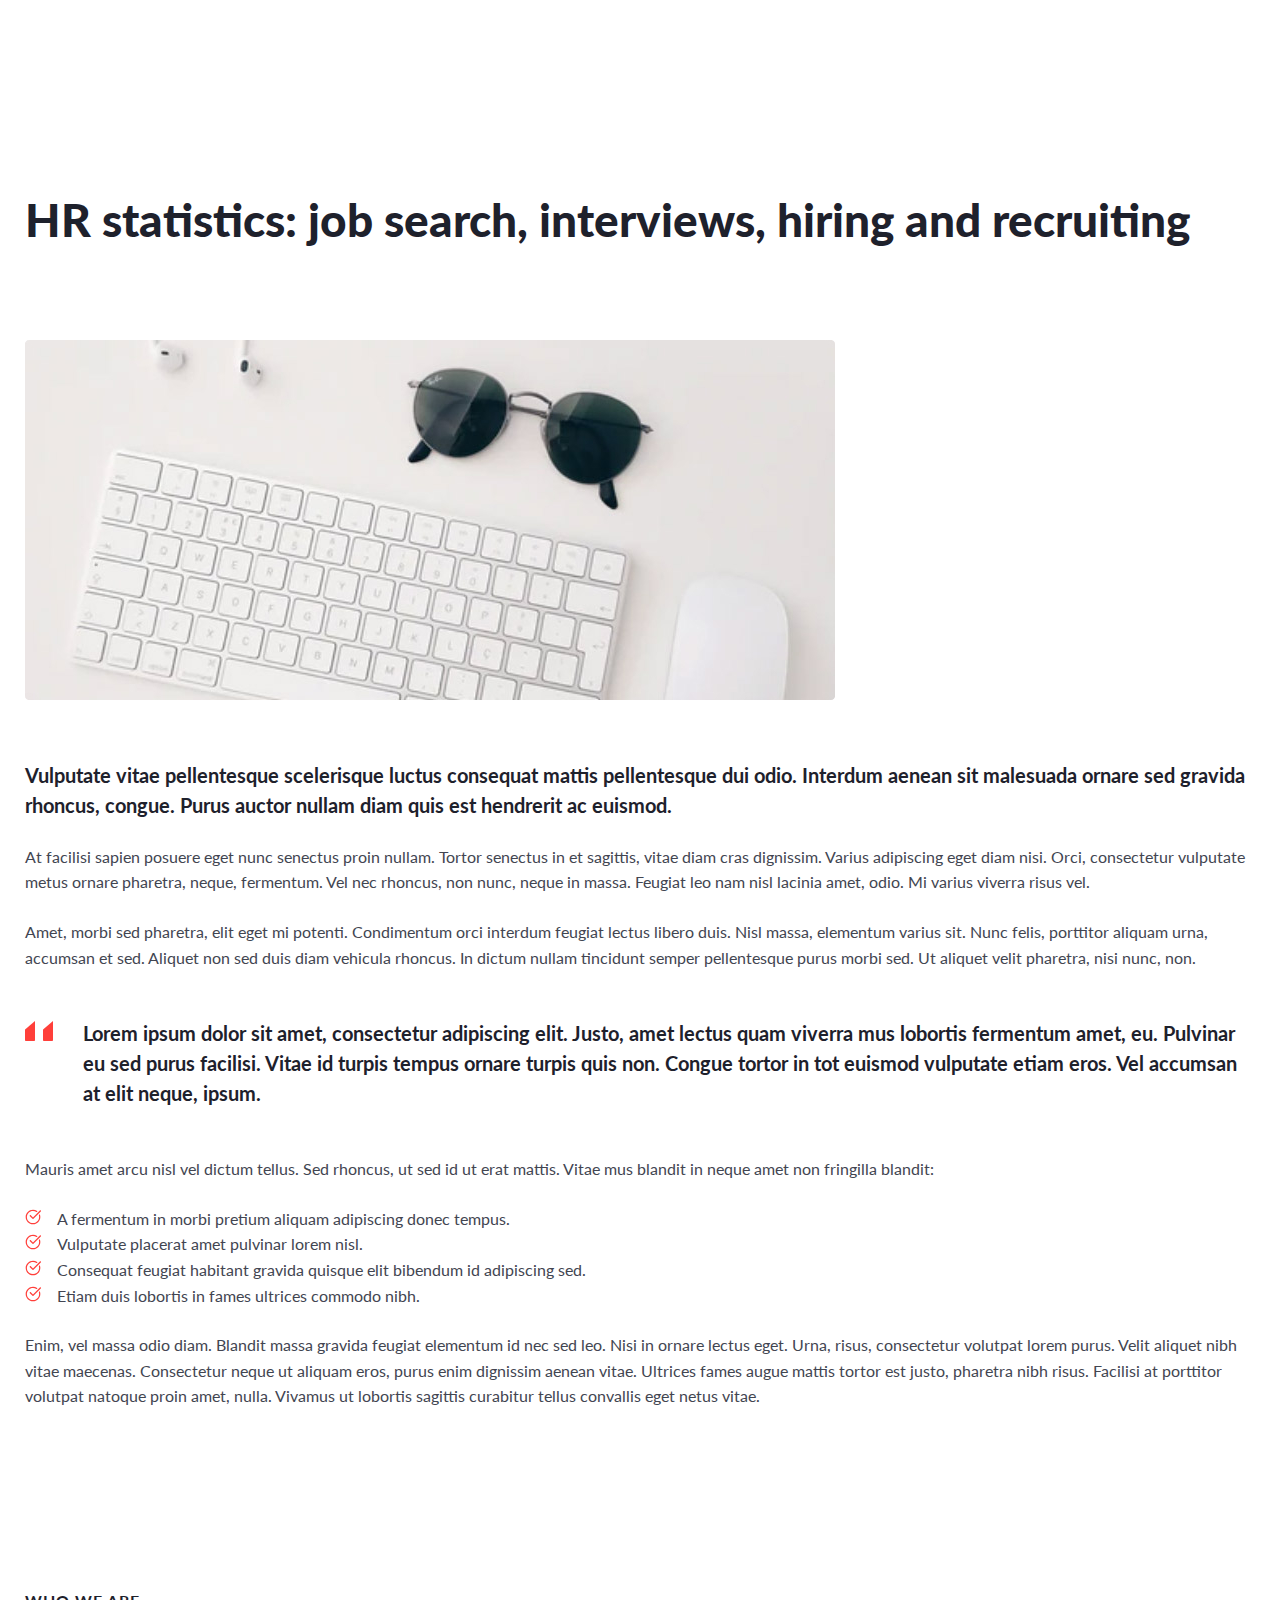
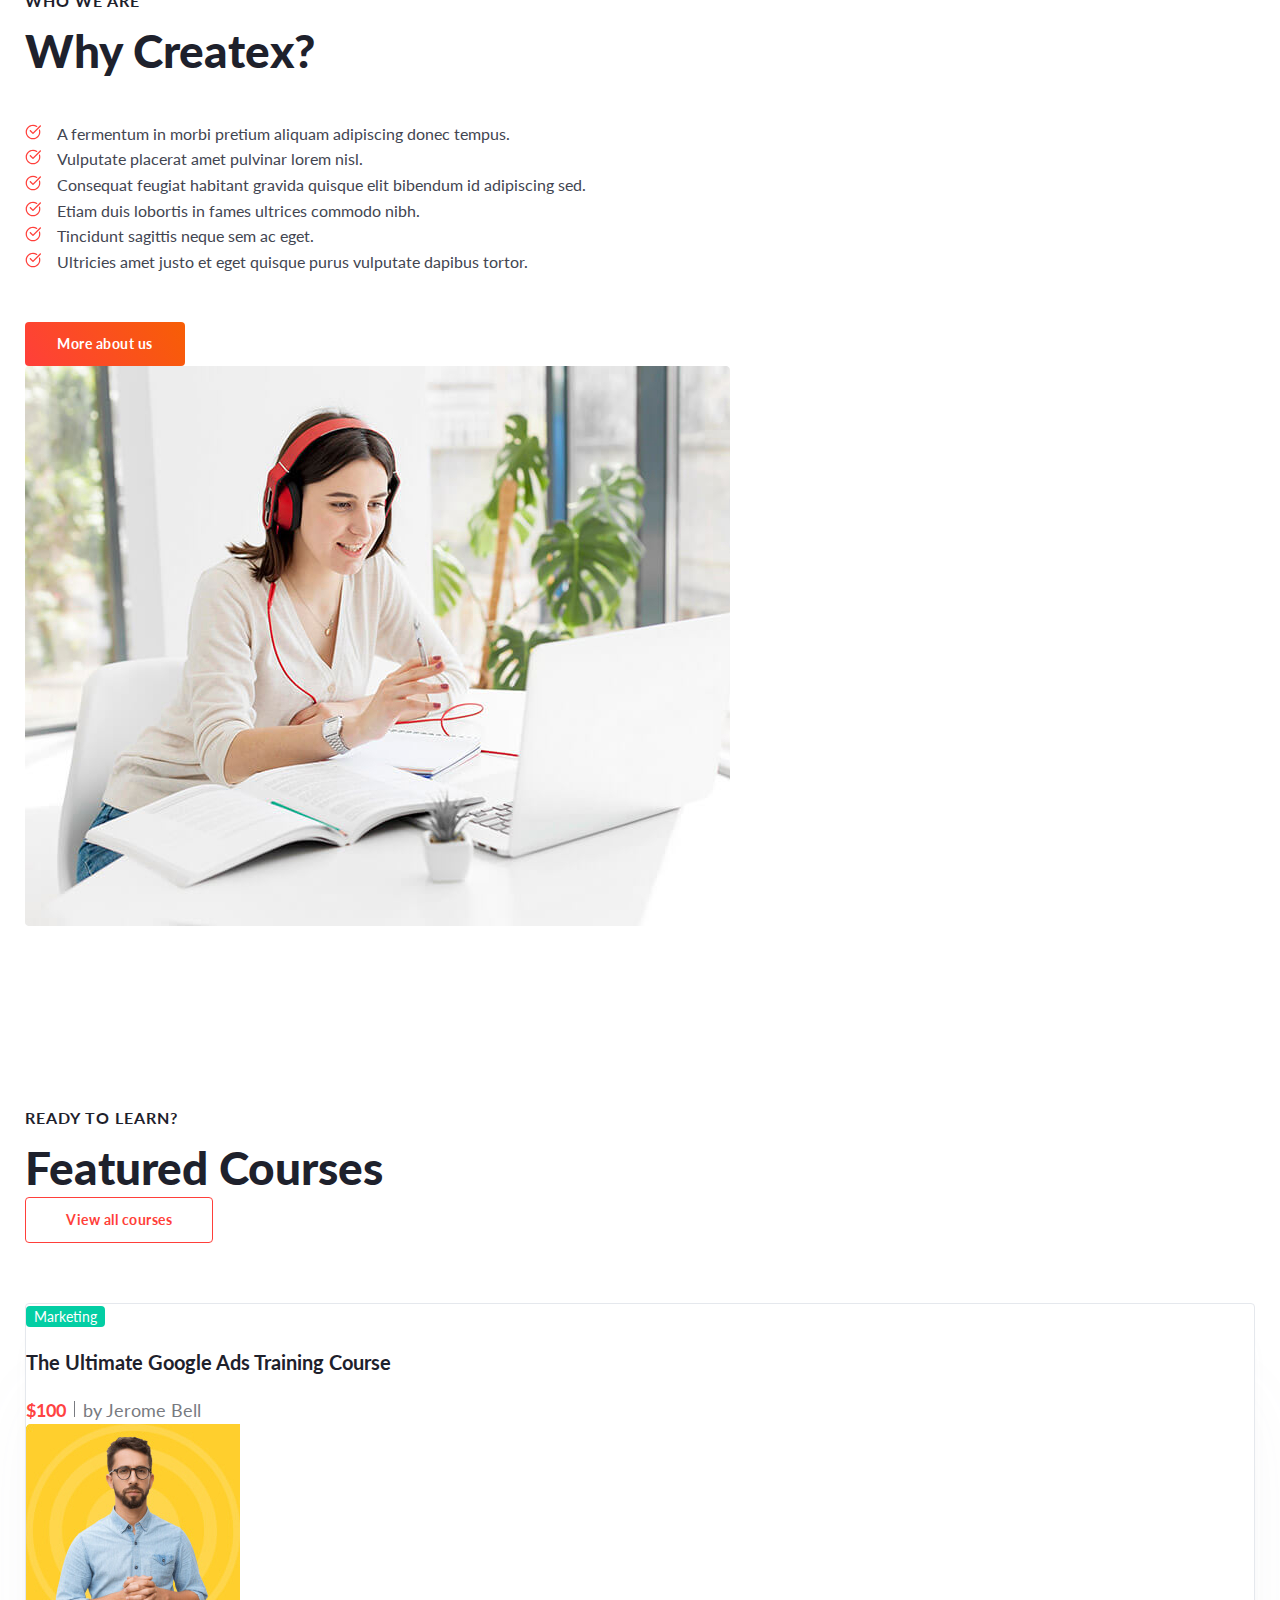
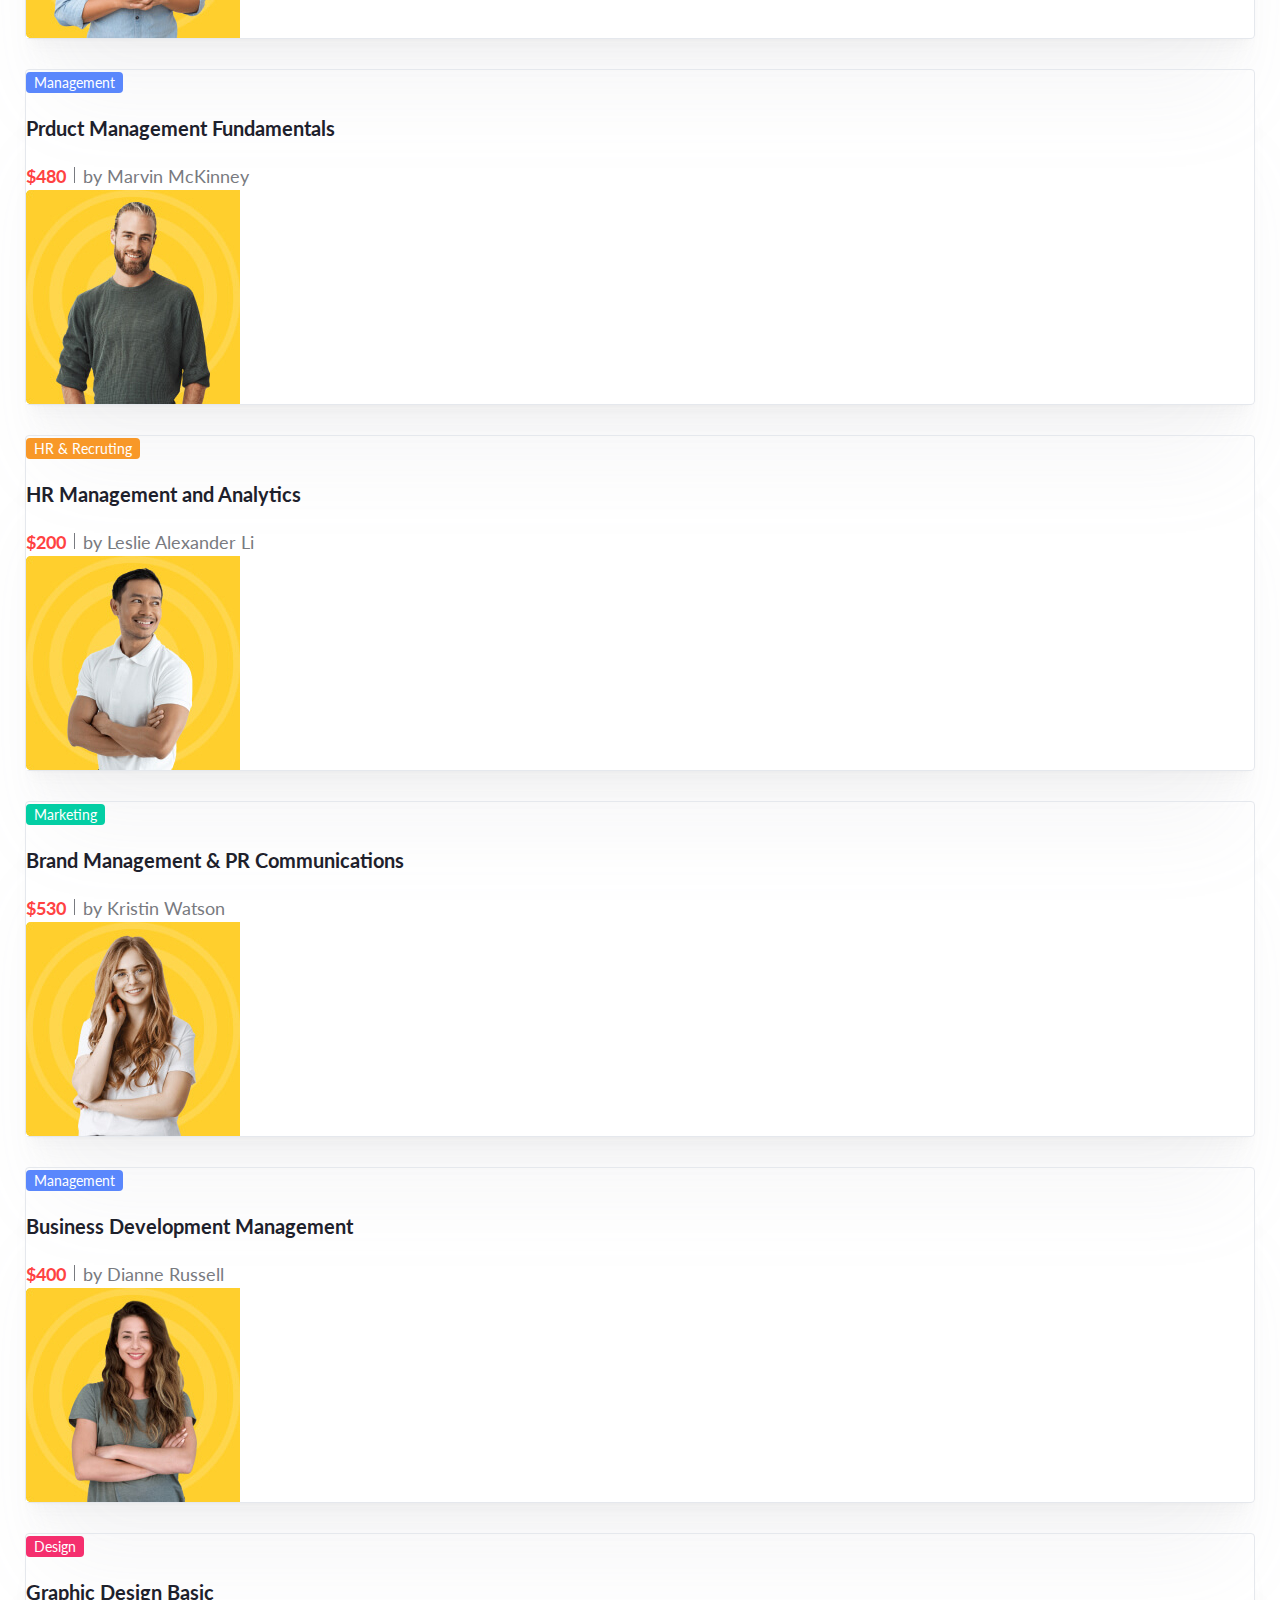
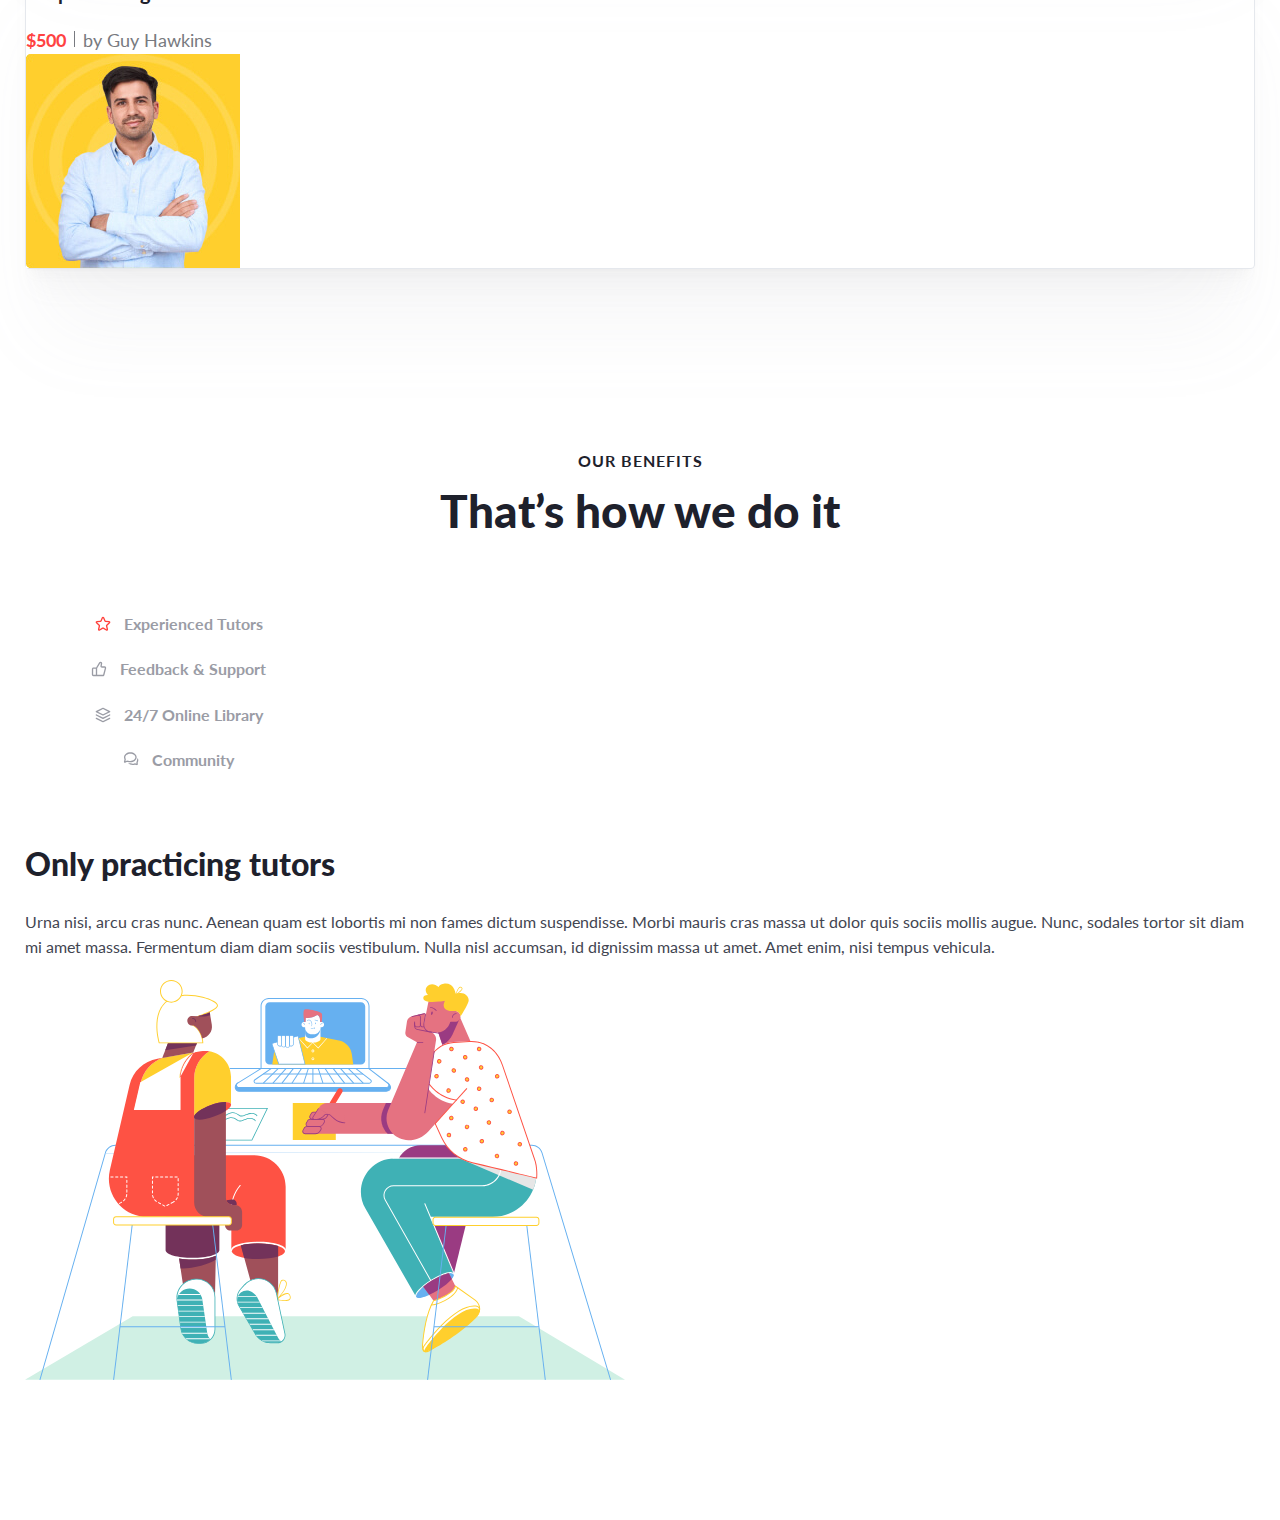
<file: lesson_10/index.html>
<!DOCTYPE html>
<html lang="en">
<head>
	<meta charset="UTF-8">
	<meta http-equiv="X-UA-Compatible" content="IE=edge">
	<meta name="viewport" content="width=device-width, initial-scale=1.0">
	<link rel="stylesheet" href="css/style.css">
	<title>lesson_10</title>
</head>
<body>
	<header class="header"></header>
	<main class="main">
		<div class="hr-statistics">
			<div class="hr-statistics__container">
				<div class="hr-statistics__header header">
					<h2 class="header__title">HR statistics: job search, interviews, hiring and recruiting</h2>
				</div>
				<div class="hr-statistics__image">
					<img src="img/hr-statistics.jpg" alt="Окуляри та клавіатура">
				</div>
				
				<div class="hr-statistics__block">
					<p class="hr-statistics__bold">
						Vulputate vitae pellentesque scelerisque luctus consequat mattis pellentesque dui odio. Interdum aenean sit
						malesuada
						ornare sed gravida rhoncus, congue. Purus auctor nullam diam quis est hendrerit ac euismod.
					</p>
					<p>
						At facilisi sapien posuere eget nunc senectus proin nullam. Tortor senectus in et sagittis, vitae diam cras dignissim.
						Varius adipiscing eget diam nisi. Orci, consectetur vulputate metus ornare pharetra, neque, fermentum. Vel nec rhoncus,
						non nunc, neque in massa. Feugiat leo nam nisl lacinia amet, odio. Mi varius viverra risus vel.
					</p>	
					<p>
						Amet, morbi sed pharetra, elit eget mi potenti. Condimentum orci interdum feugiat lectus libero duis. Nisl massa,
						elementum varius sit. Nunc felis, porttitor aliquam urna, accumsan et sed. Aliquet non sed duis diam vehicula rhoncus.
						In dictum nullam tincidunt semper pellentesque purus morbi sed. Ut aliquet velit pharetra, nisi nunc, non.
					</p>
				</div>
				<p class="hr-statistics__quote">
					Lorem ipsum dolor sit amet, consectetur adipiscing elit. Justo, amet lectus quam viverra mus lobortis fermentum amet,
					eu. Pulvinar eu sed purus facilisi. Vitae id turpis tempus ornare turpis quis non. Congue tortor in tot euismod
					vulputate etiam eros. Vel accumsan at elit neque, ipsum.
				</p>
				<div class="hr-statistics__list-block block-list">
					<p>
						Mauris amet arcu nisl vel dictum tellus. Sed rhoncus, ut sed id ut erat mattis. Vitae mus blandit in neque amet non
						fringilla blandit:
					</p>
					<ul class="block-list__item">
						<li>A fermentum in morbi pretium aliquam adipiscing donec tempus.</li>
						<li>Vulputate placerat amet pulvinar lorem nisl.</li>
						<li>Consequat feugiat habitant gravida quisque elit bibendum id adipiscing sed.</li>
						<li>Etiam duis lobortis in fames ultrices commodo nibh.</li>
					</ul>
				</div>
				<p class="hr-statistics__text">
					Enim, vel massa odio diam. Blandit massa gravida feugiat elementum id nec sed leo. Nisi in ornare lectus eget. Urna,
					risus, consectetur volutpat lorem purus. Velit aliquet nibh vitae maecenas. Consectetur neque ut aliquam eros, purus
					enim dignissim aenean vitae. Ultrices fames augue mattis tortor est justo, pharetra nibh risus. Facilisi at porttitor
					volutpat natoque proin amet, nulla. Vivamus ut lobortis sagittis curabitur tellus convallis eget netus vitae.
				</p>
			</div>
		</div>
		<div class="createx">
			<div class="createx__container">
				<div class="createx__text">
					<div class="createx__header header">
						<h3 class="header__subtitle">Who we are</h3>
						<h2 class="header__title">Why Createx?</h2>
					</div>
					<div class="createx__list-block block-list">
						<ul class="block-list__item">
							<li>A fermentum in morbi pretium aliquam adipiscing donec tempus.</li>
							<li>Vulputate placerat amet pulvinar lorem nisl.</li>
							<li>Consequat feugiat habitant gravida quisque elit bibendum id adipiscing sed.</li>
							<li>Etiam duis lobortis in fames ultrices commodo nibh.</li>
							<li>Tincidunt sagittis neque sem ac eget.</li>
							<li>Ultricies amet justo et eget quisque purus vulputate dapibus tortor.</li>
						</ul>
					</div>
					<a href="#" class="createx__button button">More about us</a>
				</div>
				<div class="createx__image">
					<img src="img/createx.jpg" alt="Дівчина яка навчається">
				</div>
			</div>
		</div>
		<div class="featured">
			<div class="featured__container">
				<div class="featured__head">
					<div class="featured__header header">
						<h3 class="header__subtitle">Ready to learn?</h3>
						<h2 class="header__title">Featured Courses</h2>
					</div>
					<a href="#" class="featured__button button button-limpid">View all courses</a>
				</div>
				<div class="featured__items">
					<div class="featured__item item">
						<div class="item__body">
							<div class="item__title">Marketing</div>
							<div class="item__subtitle">The Ultimate Google Ads Training Course</div>
							<div class="item__price price">
								<div class="price__value">100</div>
								<div class="price__name">by Jerome Bell</div>
							</div>
						</div>
						<div class="item__image">
							<img src="img/speaker-1.jpg" alt="Jerome Bell">
						</div>
					</div>
					<div class="featured__item item">
						<div class="item__body">
							<div class="item__title item__title--blue">Management</div>
							<div class="item__subtitle">Prduct Management Fundamentals</div>
							<div class="item__price price">
								<div class="price__value">480</div>
								<div class="price__name">by Marvin McKinney</div>
							</div>
						</div>
						<div class="item__image">
							<img src="img/speaker-2.jpg" alt="Marvin McKinney">
						</div>
					</div>
					<div class="featured__item item">
						<div class="item__body">
							<div class="item__title item__title--orange">HR & Recruting</div>
							<div class="item__subtitle">HR Management and Analytics</div>
							<div class="item__price price">
								<div class="price__value">200</div>
								<div class="price__name">by Leslie Alexander Li</div>
							</div>
						</div>
						<div class="item__image">
							<img src="img/speaker-3.jpg" alt="Leslie Alexander Li">
						</div>
					</div>
					<div class="featured__item item">
						<div class="item__body">
							<div class="item__title">Marketing</div>
							<div class="item__subtitle">Brand Management & PR Communications</div>
							<div class="item__price price">
								<div class="price__value">530</div>
								<div class="price__name">by Kristin Watson</div>
							</div>
						</div>
						<div class="item__image">
							<img src="img/speaker-4.jpg" alt="Kristin Watson">
						</div>
					</div>
					<div class="featured__item item">
						<div class="item__body">
							<div class="item__title item__title--blue">Management</div>
							<div class="item__subtitle">Business Development Management</div>
							<div class="item__price price">
								<div class="price__value">400</div>
								<div class="price__name">by Dianne Russell</div>
							</div>
						</div>
						<div class="item__image">
							<img src="img/speaker-5.jpg" alt="Dianne Russell">
						</div>
					</div>
					<div class="featured__item item">
						<div class="item__body">
							<div class="item__title item__title--pink">Design</div>
							<div class="item__subtitle">Graphic Design Basic</div>
							<div class="item__price price">
								<div class="price__value">500</div>
								<div class="price__name">by Guy Hawkins</div>
							</div>
						</div>
						<div class="item__image">
							<img src="img/speaker-6.jpg" alt="Guy Hawkins">
						</div>
					</div>
				</div>
			</div>
		</div>
		<div class="benefits">
			<div class="benefits__container">
				<div class="benefits__header header header--center">
					<h3 class="header__subtitle">Our benefits</h3>
					<h2 class="header__title">That’s how we do it</h2>
				</div>
				<div class="benefits__tabs tabs-benefits">
					<div class="tabs-benefits__item">
						<div class="tabs-benefits__icon">
							<img src="img/icon/icon-1.svg" alt="star">
						</div>
						<div class="tabs-benefits__text">Experienced Tutors</div>
					</div>
					<div class="tabs-benefits__item">
						<div class="tabs-benefits__icon">
							<img src="img/icon/icon-2.svg" alt="like">
						</div>
						<div class="tabs-benefits__text">Feedback & Support</div>
					</div>
					<div class="tabs-benefits__item">
						<div class="tabs-benefits__icon">
							<img src="img/icon/icon-3.svg" alt="paper">
						</div>
						<div class="tabs-benefits__text">24/7 Online Library</div>
					</div>
					<div class="tabs-benefits__item">
						<div class="tabs-benefits__icon">
							<img src="img/icon/icon-4.svg" alt="community">
						</div>
						<div class="tabs-benefits__text">Community</div>
					</div>
				</div>
				<div class="benefits__body">
					<div class="benefits__article article-benefits">
						<h4 class="article-benefits__title">Only practicing tutors</h4>
						<p class="article-benefits__text">Urna nisi, arcu cras nunc. Aenean quam est lobortis mi non fames dictum suspendisse. Morbi mauris cras massa ut dolor
						quis sociis mollis augue. Nunc, sodales tortor sit diam mi amet massa. Fermentum diam diam sociis vestibulum. Nulla nisl
						accumsan, id dignissim massa ut amet. Amet enim, nisi tempus vehicula.</p>
					</div>
					<div class="benefits__image">
						<img src="img/our-benefits.svg" alt="Хлопець з дівчиною навчаються за комп'ютером">
					</div>
				</div>
			</div>
		</div>
	</main>
	<footer class="footer"></footer>
</body>
</html>
</file>
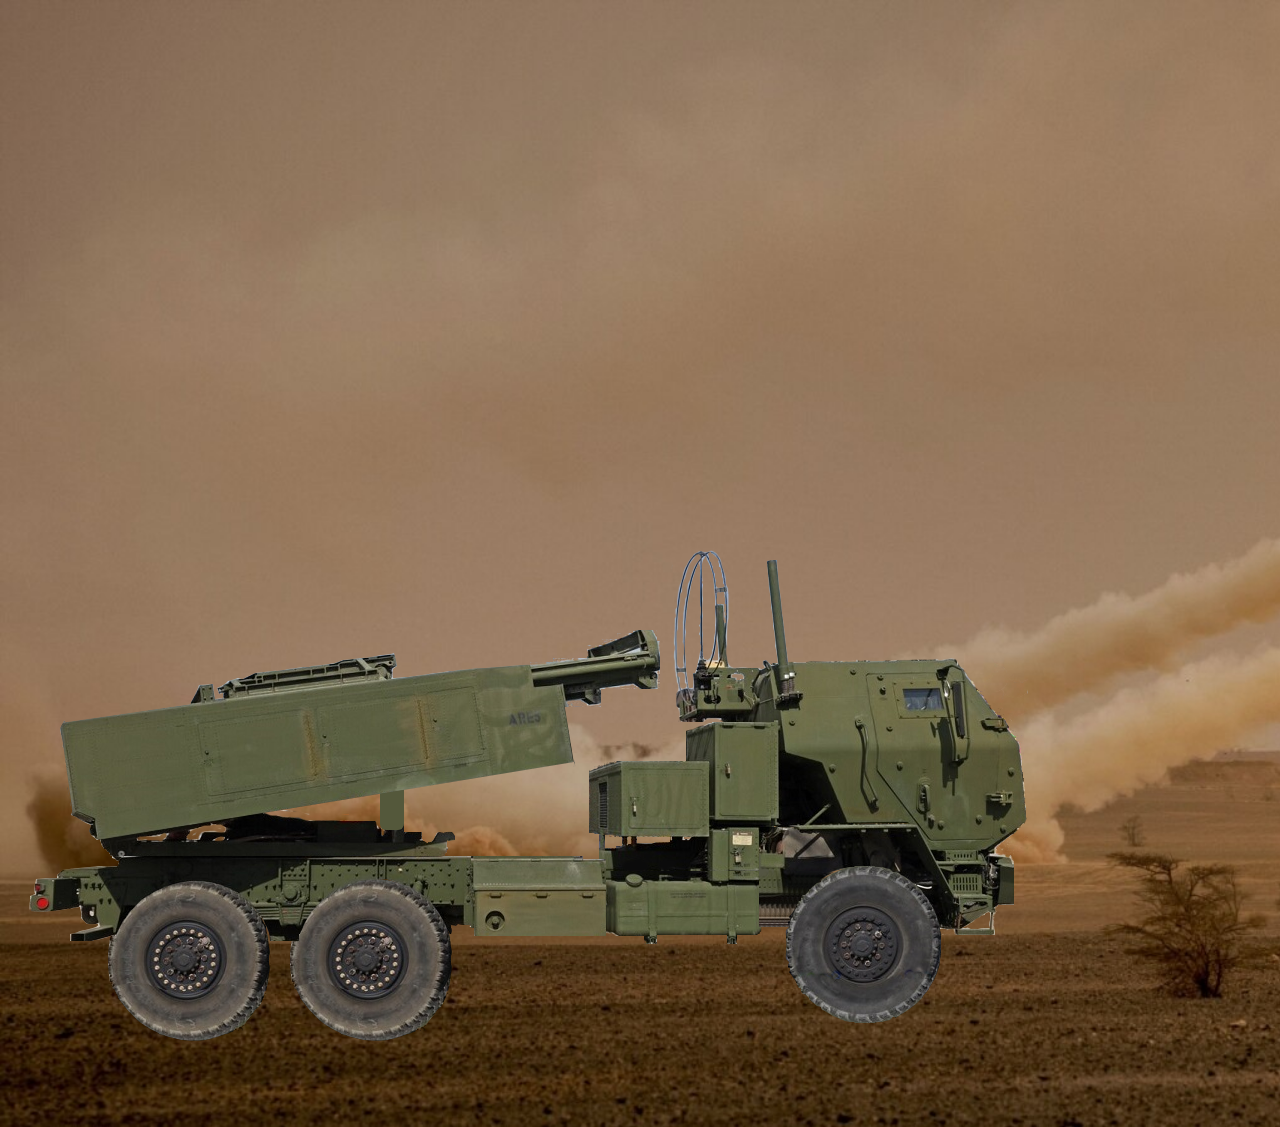
<file: lesson_11/index.html>
<!DOCTYPE html>
<html lang="en">
<head>
	<meta charset="UTF-8">
	<meta http-equiv="X-UA-Compatible" content="IE=edge">
	<meta name="viewport" content="width=device-width, initial-scale=1.0">
	<link rel="stylesheet" href="css/style.css">
	<title>lesson_11</title>
</head>
<body>
	<header class="header"></header>
	<main class="main">
		<div class="himars">
			<div class="himars__container">
				<div class="himars__mlrs mlrs">
					<div class="mlrs__image">
						<img src="img/mlrs.png" alt="#">
						<div class="mlrs__rocket">
							<img src="img/rocket.png" alt="#">
						</div>
					</div>
					<div class="mlrs__hoist">
						<img src="img/hoist.png" alt="#">
					</div>
					
				</div>
				<div class="himars__frame frame">
					<div class="frame__image">
						<img src="img/frame.png" alt="Рама">
					</div>
					<div class="frame__box-1">
						<img src="img/box-1.png" alt="#">
					</div>
					<div class="frame__box-2">
						<img src="img/box-2.png" alt="#">
					</div>
					<div class="frame__gas-tank">
						<img src="img/gas-tank.png" alt="#">
					</div>
					<div class="frame__wheel wheel">
						<img class="wheel__1" src="img/wheel.png" alt="#">
						<img class="wheel__2" src="img/wheel.png" alt="#">
					</div>
				</div>
				<div class="himars__cabin cabin">
					<div class="cabin__image">
						<img src="img/cabin.png" alt="#">
					</div>
					<div class="cabin__wheel">
						<img src="img/wheel-2.png" alt="#">
					</div>
				</div>
			</div>
		</div>
	</main>
	<footer class="footer"></footer>
</body>
</html>
</file>
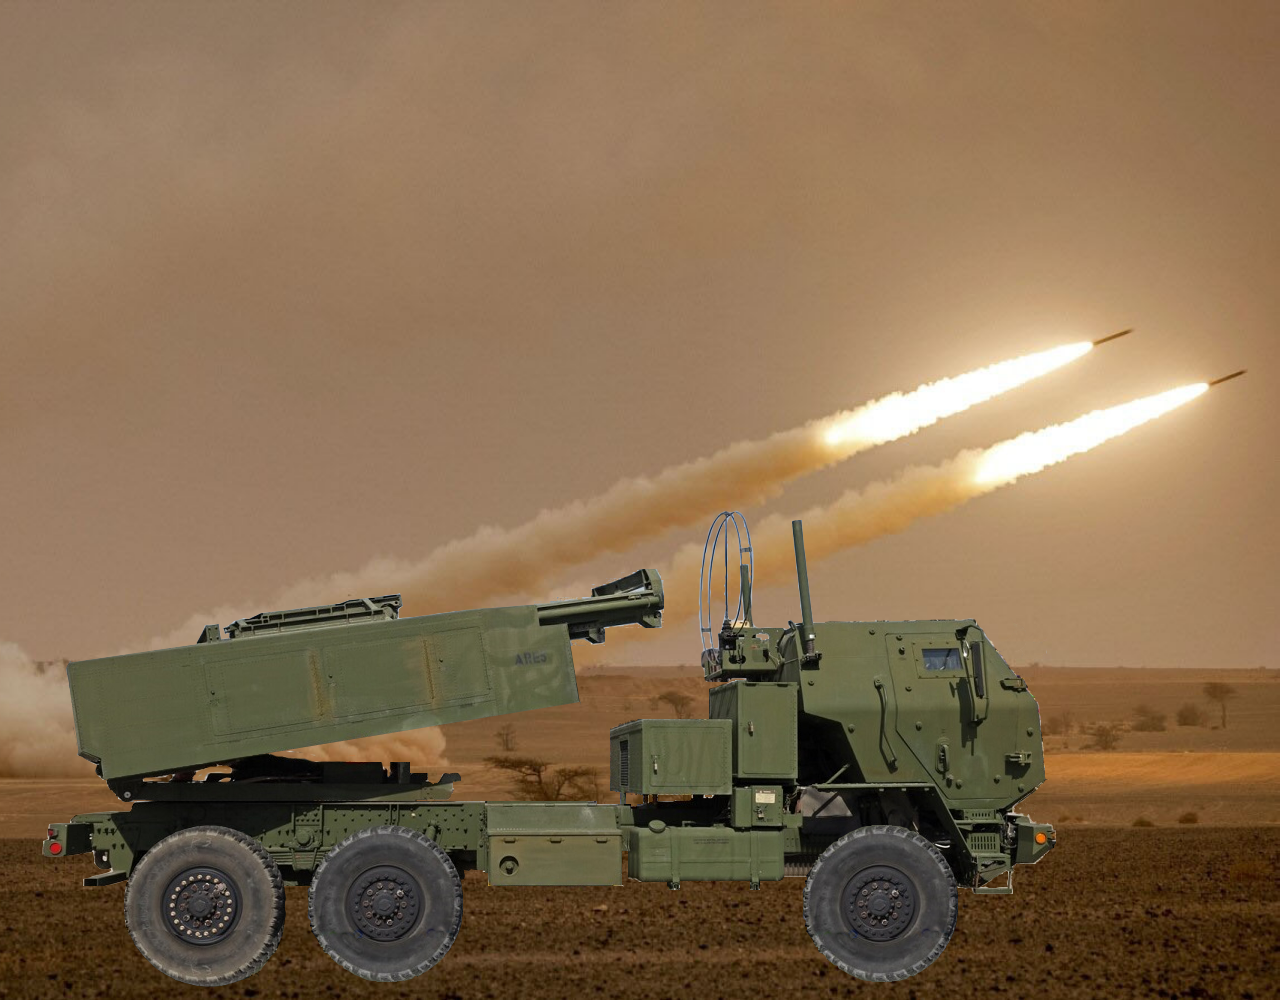
<file: lesson_12/index.html>
<!DOCTYPE html>
<html lang="en">
<head>
	<meta charset="UTF-8">
	<meta http-equiv="X-UA-Compatible" content="IE=edge">
	<meta name="viewport" content="width=device-width, initial-scale=1.0">
	<link rel="stylesheet" href="css/style.css">
	<title>lesson_12</title>
</head>
<body>
	<header class="header"></header>
	<main class="main">
		<div class="himars">
			<div class="himars__container">
				<div class="himars__car">
					<div class="car-himars">
						<div class="car-himars__mlrs mlrs">
							<div class="mlrs__body">
								<div class="mlrs__item-1">
									<img src="img/support.png" alt="#">
								</div>
								<div class="mlrs__item-2">
									<img src="img/rocket.png" alt="#">
								</div>
								<div class="mlrs__item-3">
									<img src="img/mlrs.png" alt="#">
								</div>
							</div>
						</div>						
						<div class="car-himars__hoist">
							<img src="img/hoist.png" alt="#">
						</div>
						<div class="car-himars__frame">
							<img src="img/frame.png" alt="#">
						</div>								
						<div class="car-himars__boxes box">
							<div class="box__body">
								<div class="box__item-1">
									<img src="img/box-1.png" alt="#">
								</div>
								<div class="box__item-2">
									<img src="img/box-2.png" alt="#">
								</div>
								<div class="box__item-3">
									<img src="img/battery.png" alt="#">
								</div>
								<div class="box__item-4">
									<img src="img/gas-tank.png" alt="#">
								</div>
							</div>					
						</div>
						<div class="car-himars__cabin cabin">
							<div class="cabin__body">
								<div class="cabin__item-1">
									<img src="img/cabin.png" alt="#">
								</div>
								<div class="cabin__item-2">
									<img src="img/wing.png" alt="#">
								</div>
							</div>
						</div>						
						<div class="car-himars__wheels wheel">
							<div class="wheel__body">
								<img class="wheel__item-1" src="img/wheel.png" alt="#">
								<img class="wheel__item-2" src="img/wheel-2.png" alt="#">
								<img class="wheel__item-3" src="img/wheel-2.png" alt="#">
							</div>
						</div>
					</div>
				</div>
			</div>
		</div>
	</main>
	<footer class="footer"></footer>
</body>
</html>
</file>
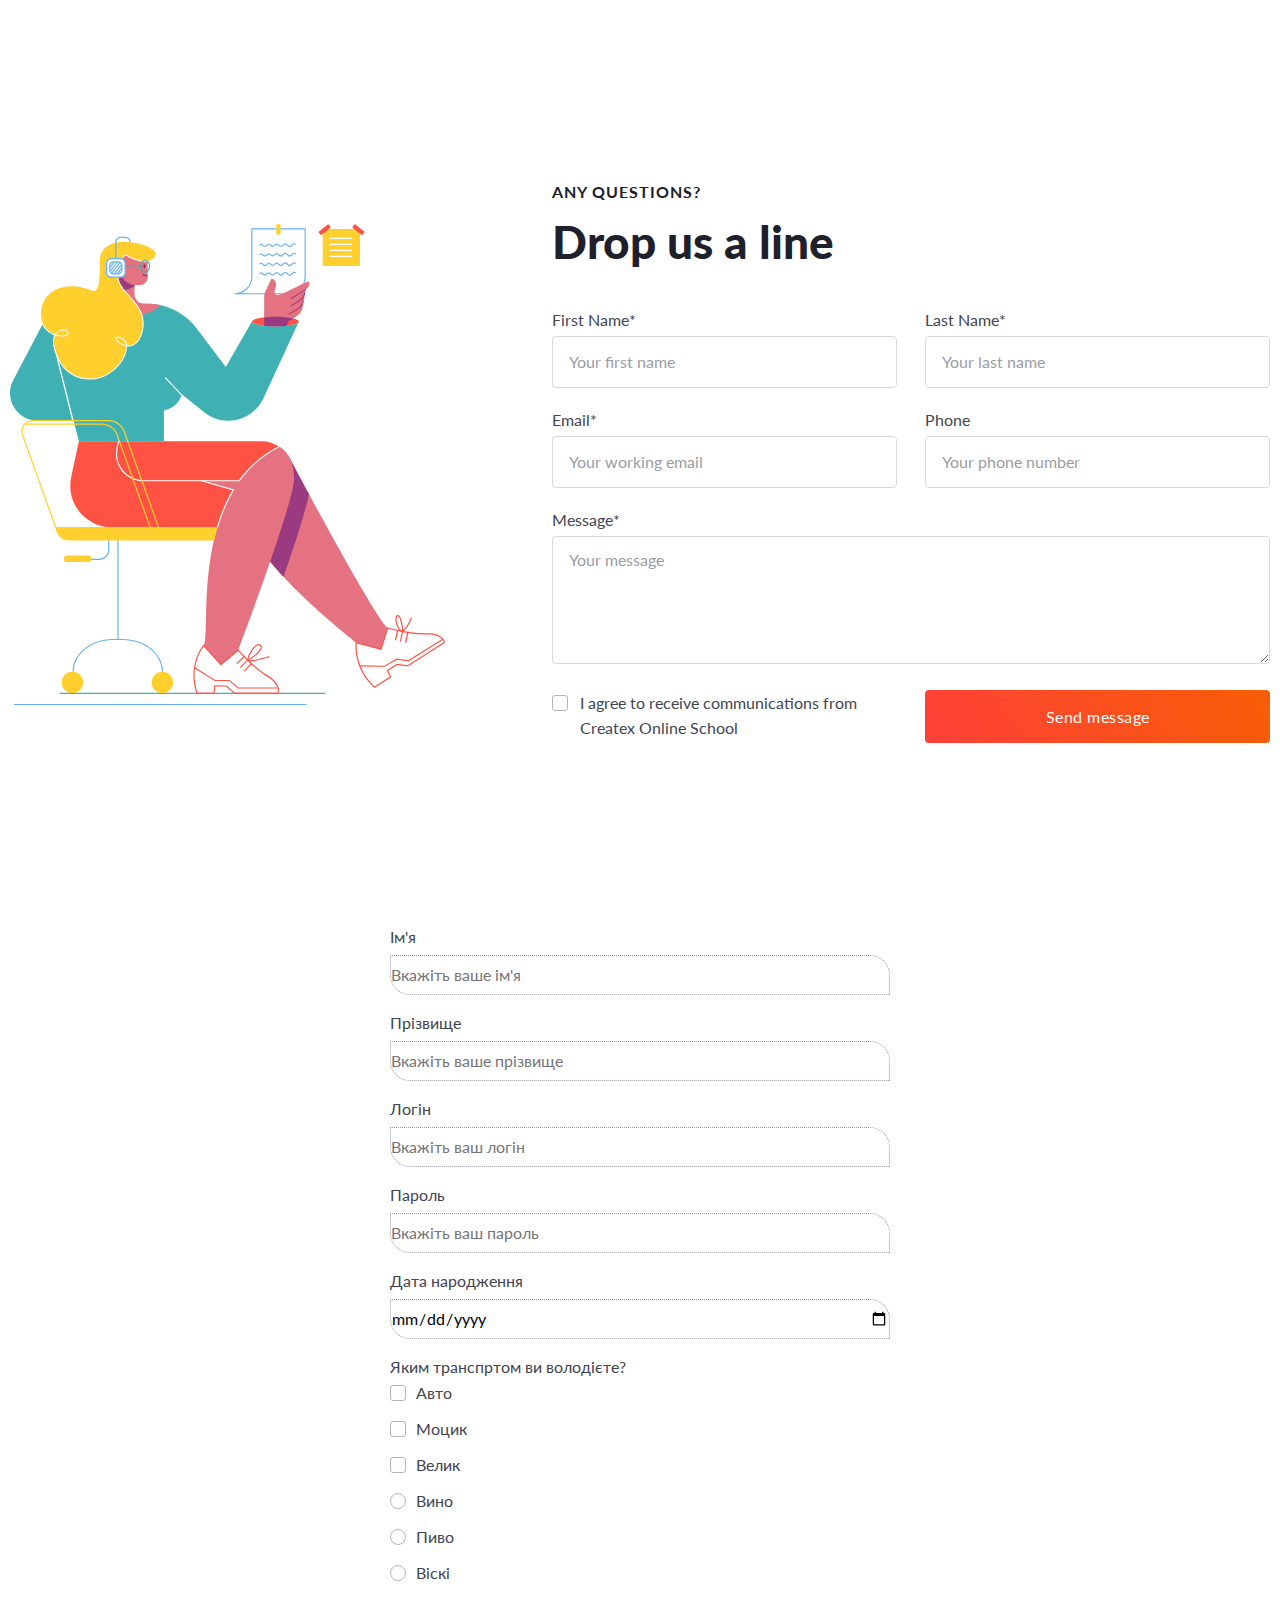
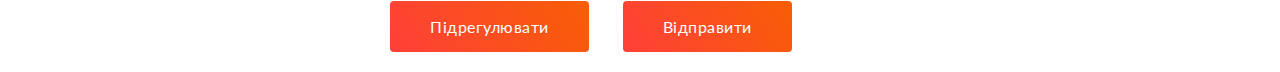
<file: lesson_16/index.html>
<!DOCTYPE html>
<html lang="en">
	<head>
		<meta charset="UTF-8">
		<meta http-equiv="X-UA-Compatible" content="IE=edge">
		<meta name="viewport" content="width=device-width, initial-scale=1.0">
		<link rel="stylesheet" href="css/reset.css">
		<link rel="stylesheet" href="css/style.css">
		<title>Lesson 16</title>
	</head>
	<body>
		<div class="wrapper">
			<header class="header"></header>
			<main class="page">
				<section class="feedback">
					<div class="feedback__container">
						<div class="feedback__form form-feedback">
							<div class="form-feedback__caption caption">
								<h3 class="caption__sub-title">Any questions?</h3>
								<h2 class="caption__title">Drop us a line</h2>
							</div>
							<form class="form-feedback__body body-form" action="#" method="post" enctype="multipart/form-data">
								<div class="body-form__item body-form__item-1">
									<label for="name-01">First Name*</label>
									<input id="name-01" type="text" name="first-fame" required placeholder="Your first name">
								</div>
								<div class="body-form__item body-form__item-2">
									<label for="name-02">Last Name*</label>
									<input id="name-02" type="text" name="last-name" required placeholder="Your last name">
								</div>
								<div class="body-form__item body-form__item-3">
									<label for="mail-01">Email*</label>
									<input id="mail-01" type="email" name="mail" required placeholder="Your working email">
								</div>
								<div class="body-form__item body-form__item-4">
									<label for="phone-01">Phone</label>
									<input id="phone-01" type="tel" name="phone" placeholder="Your phone number">
								</div>
								<div class="body-form__item body-form__item-5">
									<label for="message-01">Message*</label>
									<textarea name="message" id="message-01" required placeholder="Your message"></textarea>
								</div>
								<div class="body-form__item body-form__item-6">
									<input class="body-form__item-6__input" id="agree-01" type="checkbox" name="agree">
									<label class="body-form__item-6__label" for="agree-01">
										<span>I agree to receive communications from Createx Online School</span>
									</label>
									
								</div>
								<div class="body-form__item body-form__item-7">
									<button type="submit">Send message</button>
								</div>
							</form>
						</div>
						<div class="feedback__image">
							<img src="img/illustration.svg" alt="Ілюстрація">
						</div>
					</div>
				</section>
				<section class="practic">
					<div class="practic__container">
						<form action="#" class="practic__form form" method="post" enctype="multipart/form-data">
							<div class="form__line">
								<input class="form__input" type="text" id="text-01" placeholder="Вкажіть ваше ім'я" name="first-name">
								<label class="form__label" for="text-01">Ім'я</label>
							</div>
							<div class="form__line">
								<input class="form__input" type="text" id="text-02" placeholder="Вкажіть ваше прізвище" name="last-name">
								<label class="form__label" for="text-02">Прізвище</label>
							</div>
							<div class="form__line">
								<input class="form__input" type="text" id="login" placeholder="Вкажіть ваш логін" name="login">
								<label class="form__label" for="login">Логін</label>
							</div>
							<div class="form__line">
								<input class="form__input" type="password" id="pass" placeholder="Вкажіть ваш пароль" name="pass">
								<label class="form__label" for="pass">Пароль</label>
							</div>
							<div class="form__line">
								<input class="form__input" type="date" id="d-born" name="born-date">
								<label class="form__label" for="d-born">Дата народження</label>
							</div>
							<div class="form__text">Яким транспртом ви володієте?</div>
							<div class="form__line">
								<input class="form__input input-checkbox" type="checkbox" id="item-1" name="car">
								<label class="form__label label-checkbox" for="item-1">Авто</label>
							</div>
							<div class="form__line">
								<input class="form__input input-checkbox" type="checkbox" id="item-2" name="bike">
								<label class="form__label label-checkbox" for="item-2">Моцик</label>
							</div>
							<div class="form__line">
								<input class="form__input input-checkbox" type="checkbox" id="item-3" name="bicycle">
								<label class="form__label label-checkbox" for="item-3">Велик</label>
							</div>
							<div class="form__line">
								<input class="form__input input-radio" type="radio" id="drink-01" name="drink" value="vine">
								<label class="form__label label-radio" for="drink-01">Вино</label>
							</div>
							<div class="form__line">
								<input class="form__input input-radio" type="radio" id="drink-02" name="drink" value="beer">
								<label class="form__label label-radio" for="drink-02">Пиво</label>
							</div>
							<div class="form__line">
								<input class="form__input input-radio" type="radio" id="drink-03" name="drink" value="whiskey">
								<label class="form__label label-radio" for="drink-03">Віскі</label>
							</div>
							<button class="form__button-1 button" type="reset">Підрегулювати</button>
							<button class="form__button-2 button" type="submit">Відправити</button> 
						</form>
					</div>
				</section>
			</main>
			<footer class="footer"></footer>
		</div>
	</body>
</html>
</file>
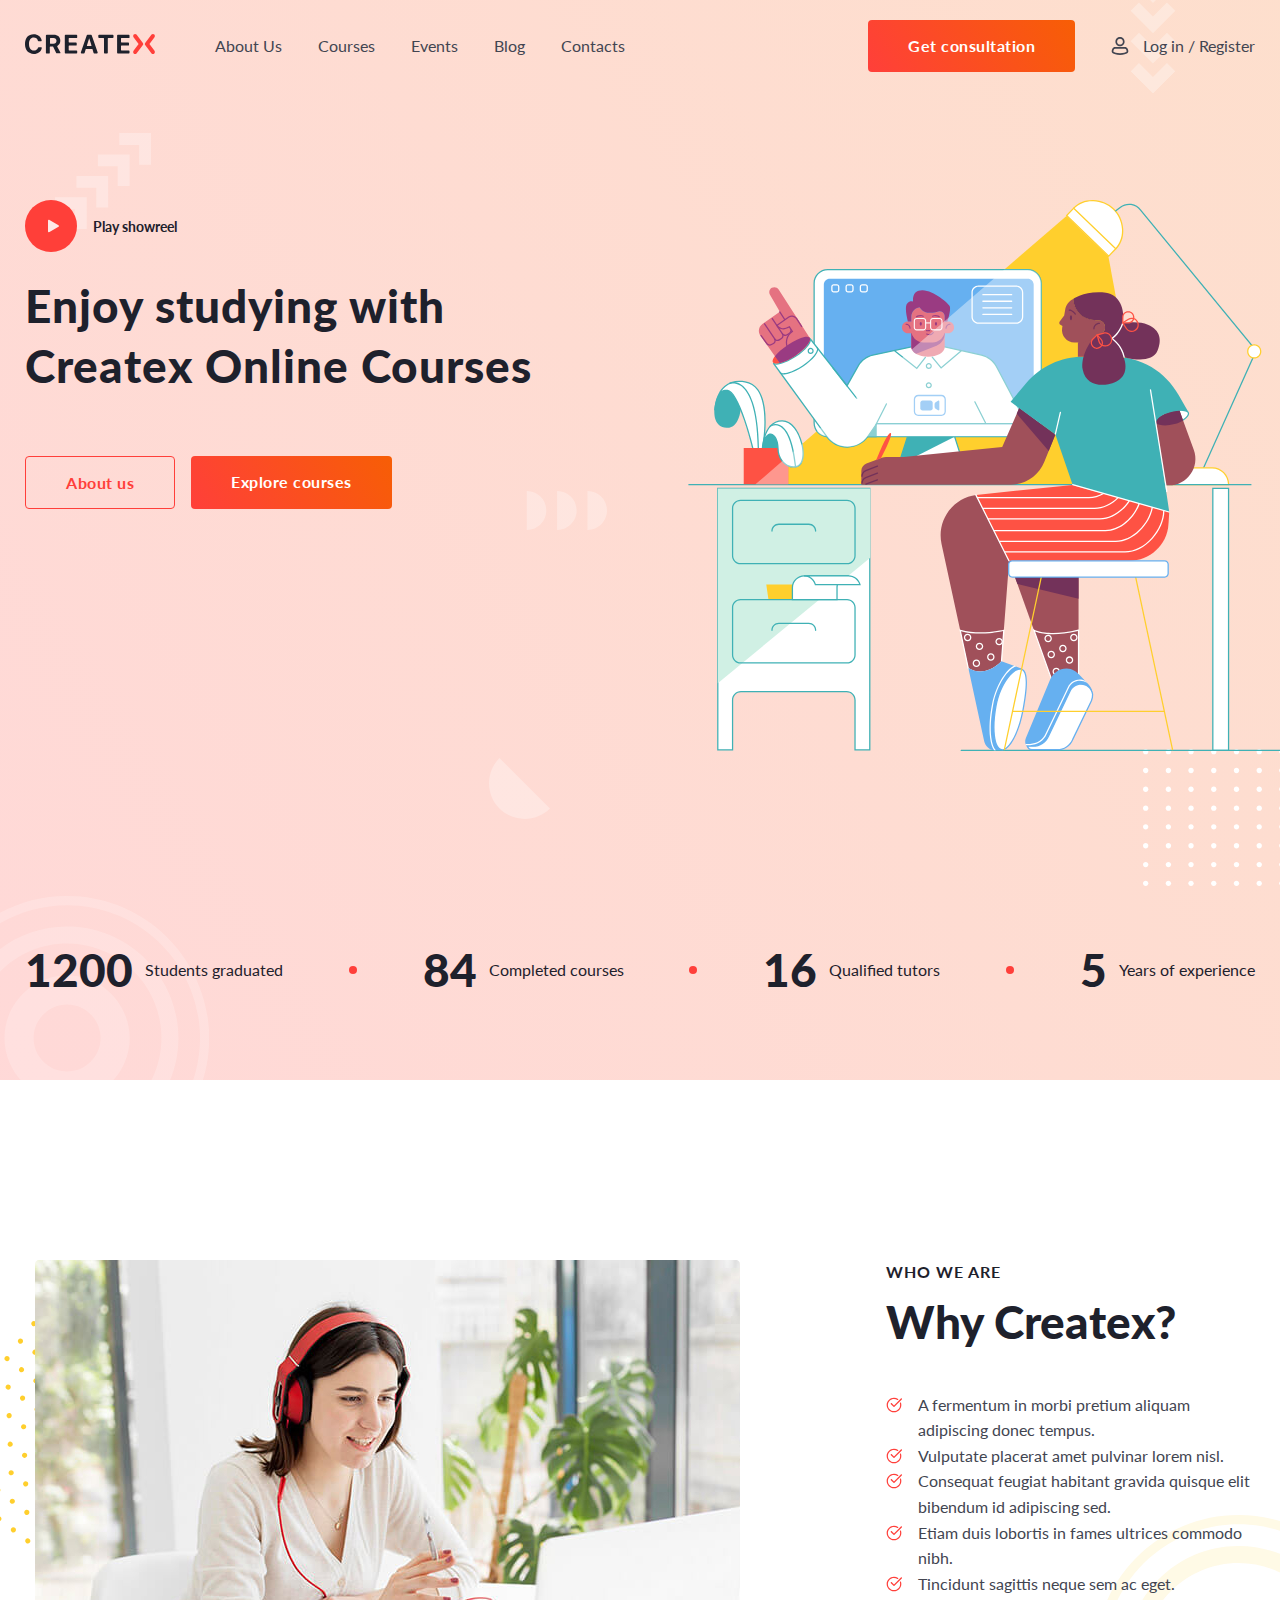
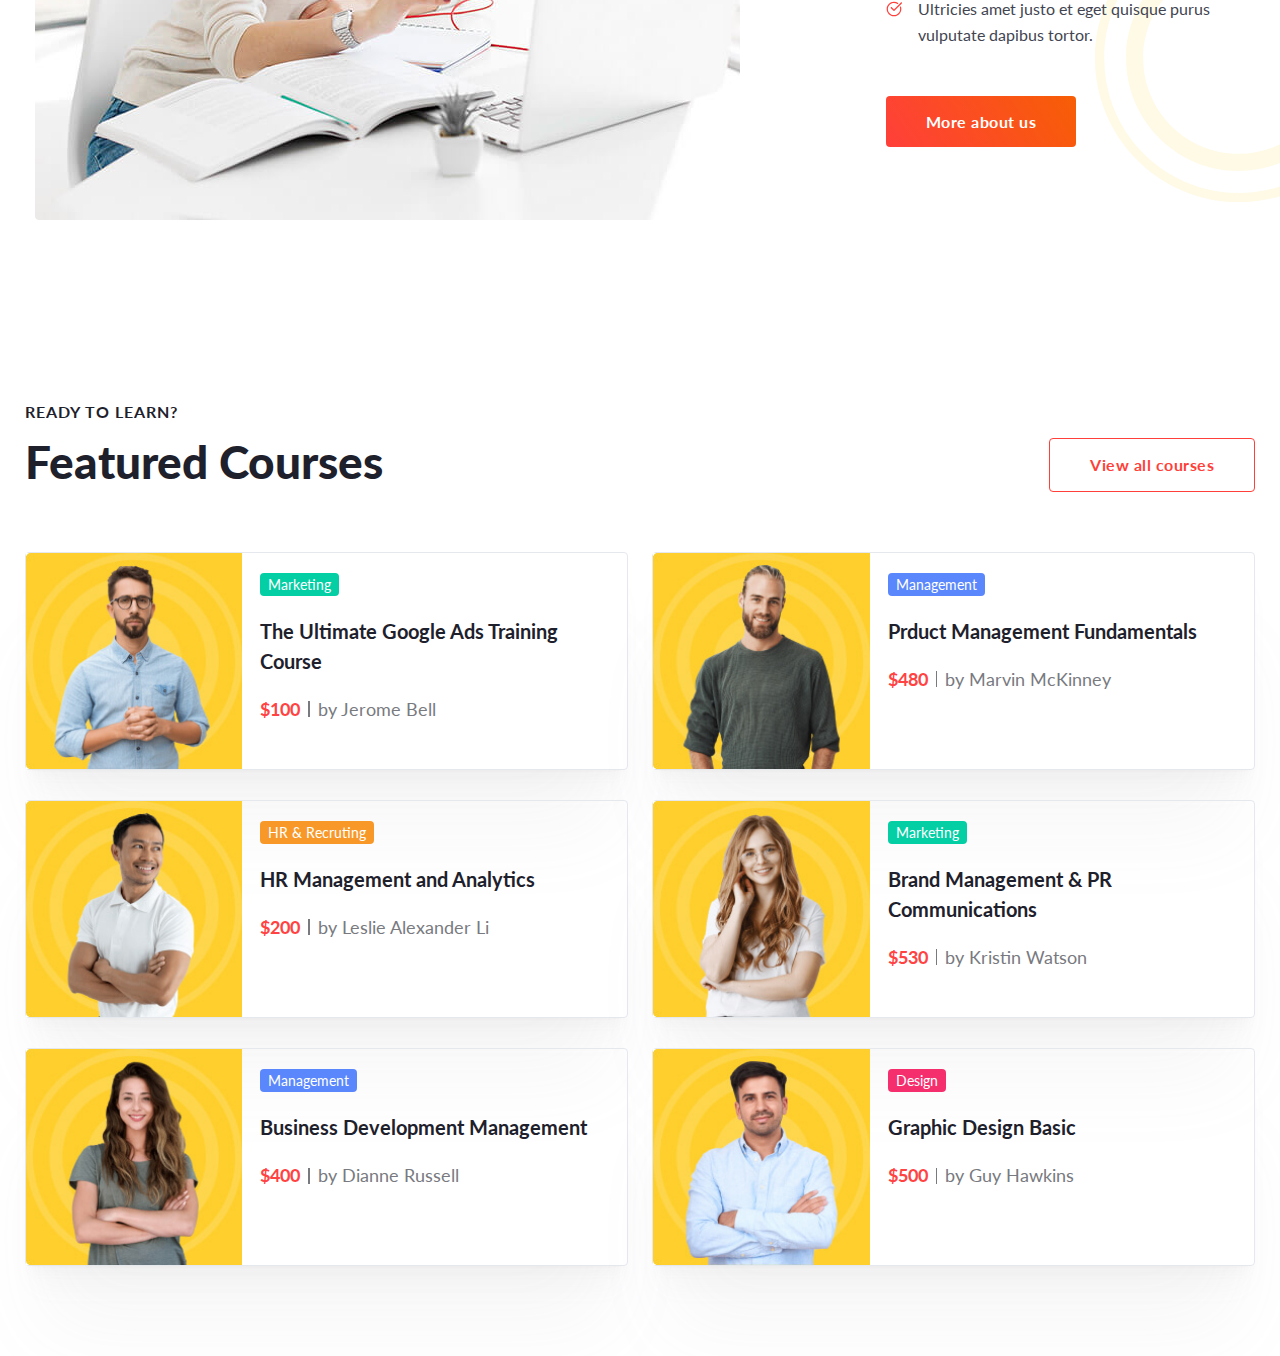
<file: lesson_17/index.html>
<!DOCTYPE html>
<html lang="en">
	<head>
		<meta charset="UTF-8">
		<meta http-equiv="X-UA-Compatible" content="IE=edge">
		<!-- Налаштування поведінки в'юпорта -->
		<meta name="viewport" content="width=device-width, initial-scale=1.0">
		<link rel="stylesheet" href="css/reset.css">
		<link rel="stylesheet" href="css/style.css">
		<title>Lesson 17</title>
	</head>
	<body>
		<div class="wrapper">
			<header class="header">
				<div class="header__container">
					<div class="header__logo">
						<img src="img/logo.svg" alt="logotipe">						
					</div>
					<ul class="header__menu menu">
						<li class="menu__item">
							<a href="" class="menu__link">About Us</a>
						</li>
						<li class="menu__item">
							<a href="" class="menu__link">Courses</a>
						</li>
						<li class="menu__item">
							<a href="" class="menu__link">Events</a>
						</li>
						<li class="menu__item">
							<a href="" class="menu__link">Blog</a>
						</li>
						<li class="menu__item">
							<a href="" class="menu__link">Contacts</a>
						</li> 
					</ul>
					<div class="header__authorization">
						<a href="#" class="header__account">
							<span>Log in / Register</span>
						</a>
						<a href="#" class="header__button button">Get consultation</a>
					</div>
				</div>
			</header>
			<main class="page">
				<section class="premier">
					<div class="premier__container">
						<div class="premier__body body-premier">
							<a href="" class="body-premier__video">Play showreel</a>
							<h1 class="body-premier__title">Enjoy studying with Createx Online Courses</h1>
							<div class="body-premier__buttons">
								<a href="" class="body-premier__button button button--border">About us</a>
								<a href="" class="body-premier__button button">Explore courses</a>
							</div>
						</div>
						<div class="premier__image">
							<img src="img/premier/illustration.svg" alt="image">
						</div>
						<div class="body-premier__statistics statistics">
							<div class="statistics__item">
								<div class="statistics__value">1200</div>
								<div class="statistics__text">Students graduated</div>
							</div>
							<div class="statistics__decor"></div>
							<div class="statistics__item">
								<div class="statistics__value">84</div>
								<div class="statistics__text">Completed courses</div>
							</div>
							<div class="statistics__decor"></div>
							<div class="statistics__item">
								<div class="statistics__value">16</div>
								<div class="statistics__text">Qualified tutors</div>
							</div>
							<div class="statistics__decor"></div>
							<div class="statistics__item">
								<div class="statistics__value">5</div>
								<div class="statistics__text">Years of experience</div>
							</div>
						</div>
					</div>
					<div class="premier__decor-1">
						<img src="img/premier/decor-1.svg" alt="decor">
					</div>
					<div class="premier__decor-2">
						<img src="img/premier/decor-2.svg" alt="decor">
					</div>
					<div class="premier__decor-3">
						<img src="img/premier/decor-3.svg" alt="decor">
					</div>
					<div class="premier__decor-4">
						<img src="img/premier/decor-4.svg" alt="decor">
					</div>
					<div class="premier__decor-5">
						<img src="img/premier/decor-5.svg" alt="decor">
					</div>
					<div class="premier__decor-6">
						<img src="img/premier/decor-1.svg" alt="decor">
					</div>
				</section>
				<section class="why-createx">
					<div class="why-createx__container">
						<div class="why-createx__body body-createx">
							<div class="body-createx__heading heading">
								<h3 class="heading__sub-title">Who we are</h3>
								<h2 class="heading__title title">Why Createx?</h2>
							</div>
							<ul class="body-createx__list list">
								<li class="list__item">A fermentum in morbi pretium aliquam adipiscing donec tempus.</li>
								<li class="list__item">Vulputate placerat amet pulvinar lorem nisl.</li>
								<li class="list__item">Consequat feugiat habitant gravida quisque elit bibendum id adipiscing sed.</li>
								<li class="list__item">Etiam duis lobortis in fames ultrices commodo nibh.</li>
								<li class="list__item">Tincidunt sagittis neque sem ac eget.</li>
								<li class="list__item">Ultricies amet justo et eget quisque purus vulputate dapibus tortor.</li>
							</ul>
							<a href="" class="body-createx__button button">More about us</a>
						</div>
						<div class="why-createx__image">
							<img src="img/why-createx/createx.jpg" alt="girl to learn">
						</div>
					</div>
					<div class="why-createx__decor-1">
						<img src="img/why-createx/decor-1.svg" alt="#">
					</div>
					<div class="why-createx__decor-2">
						<img src="img/why-createx/decor-2.svg" alt="#">
					</div>
				</section>
				<section class="featured">
					<div class="featured__container">
						<div class="featured__block">
							<div class="featured__heading heading">
								<h3 class="heading__sub-title">Ready to learn?</h3>
								<h2 class="heading__title">Featured Courses</h2>
							</div>
							<a href="#" class="featured__button button button--border">View all courses</a>
						</div>
						<div class="featured__card card-featured">
							<div class="card-featured__item">
								<div class="card-featured__image">
									<img src="img/featured/image-01.jpg" alt="Speaker">
								</div>
								<div class="card-featured__body body-featured">
									<div class="body-featured__sub-title">Marketing</div>
									<div class="body-featured__subject">The Ultimate Google Ads Training Course</div>
									<div class="body-featured__info">
										<div class="body-featured__price">$100</div>
										<div class="body-featured__speaker">by Jerome Bell</div>
									</div>
								</div>
							</div>
							<div class="card-featured__item">
								<div class="card-featured__image">
									<img src="img/featured/image-02.jpg" alt="Speaker">
								</div>
								<div class="card-featured__body body-featured">
									<div class="body-featured__sub-title body-featured__sub-title--blue">Management</div>
									<div class="body-featured__subject">Prduct Management Fundamentals</div>
									<div class="body-featured__info">
										<div class="body-featured__price">$480</div>
										<div class="body-featured__speaker">by Marvin McKinney</div>
									</div>
								</div>
							</div>
							<div class="card-featured__item">
								<div class="card-featured__image">
									<img src="img/featured/image-03.jpg" alt="Speaker">
								</div>
								<div class="card-featured__body body-featured">
									<div class="body-featured__sub-title body-featured__sub-title--orange">HR & Recruting</div>
									<div class="body-featured__subject">HR Management and Analytics</div>
									<div class="body-featured__info">
										<div class="body-featured__price">$200</div>
										<div class="body-featured__speaker">by Leslie Alexander Li</div>
									</div>
								</div>
							</div>
							<div class="card-featured__item">
								<div class="card-featured__image">
									<img src="img/featured/image-04.jpg" alt="Speaker">
								</div>
								<div class="card-featured__body body-featured">
									<div class="body-featured__sub-title">Marketing</div>
									<div class="body-featured__subject">Brand Management & PR Communications</div>
									<div class="body-featured__info">
										<div class="body-featured__price">$530</div>
										<div class="body-featured__speaker">by Kristin Watson</div>
									</div>
								</div>
							</div>
							<div class="card-featured__item">
								<div class="card-featured__image">
									<img src="img/featured/image-05.jpg" alt="Speaker">
								</div>
								<div class="card-featured__body body-featured">
									<div class="body-featured__sub-title body-featured__sub-title--blue">Management</div>
									<div class="body-featured__subject">Business Development Management</div>
									<div class="body-featured__info">
										<div class="body-featured__price">$400</div>
										<div class="body-featured__speaker">by Dianne Russell</div>
									</div>
								</div>
							</div>
							<div class="card-featured__item">
								<div class="card-featured__image">
									<img src="img/featured/image-06.jpg" alt="Speaker">
								</div>
								<div class="card-featured__body body-featured">
									<div class="body-featured__sub-title body-featured__sub-title--pink">Design</div>
									<div class="body-featured__subject">Graphic Design Basic</div>
									<div class="body-featured__info">
										<div class="body-featured__price">$500</div>
										<div class="body-featured__speaker">by Guy Hawkins</div>
									</div>
								</div>
							</div>
						</div>
					</div>
				</section>
			</main>
			<footer class="footer"></footer>
		</div>
	</body>
</html>
</file>
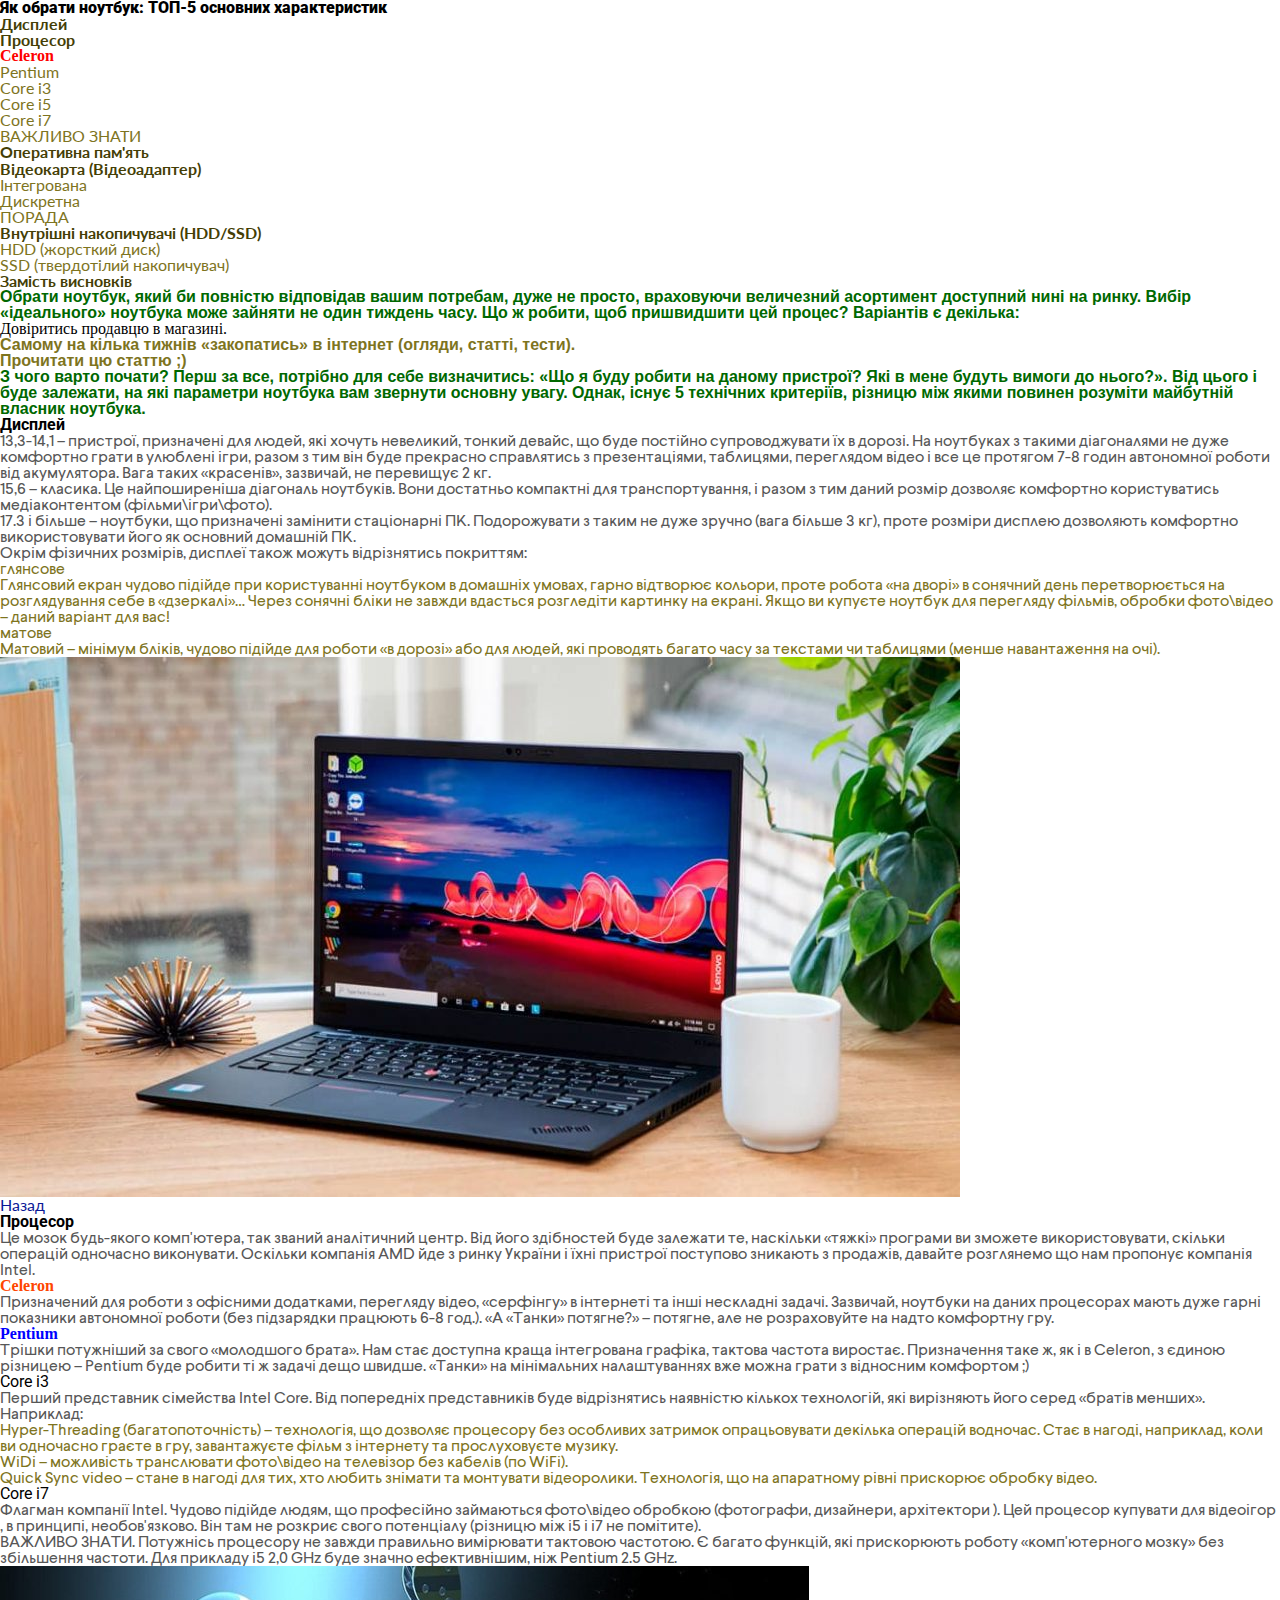
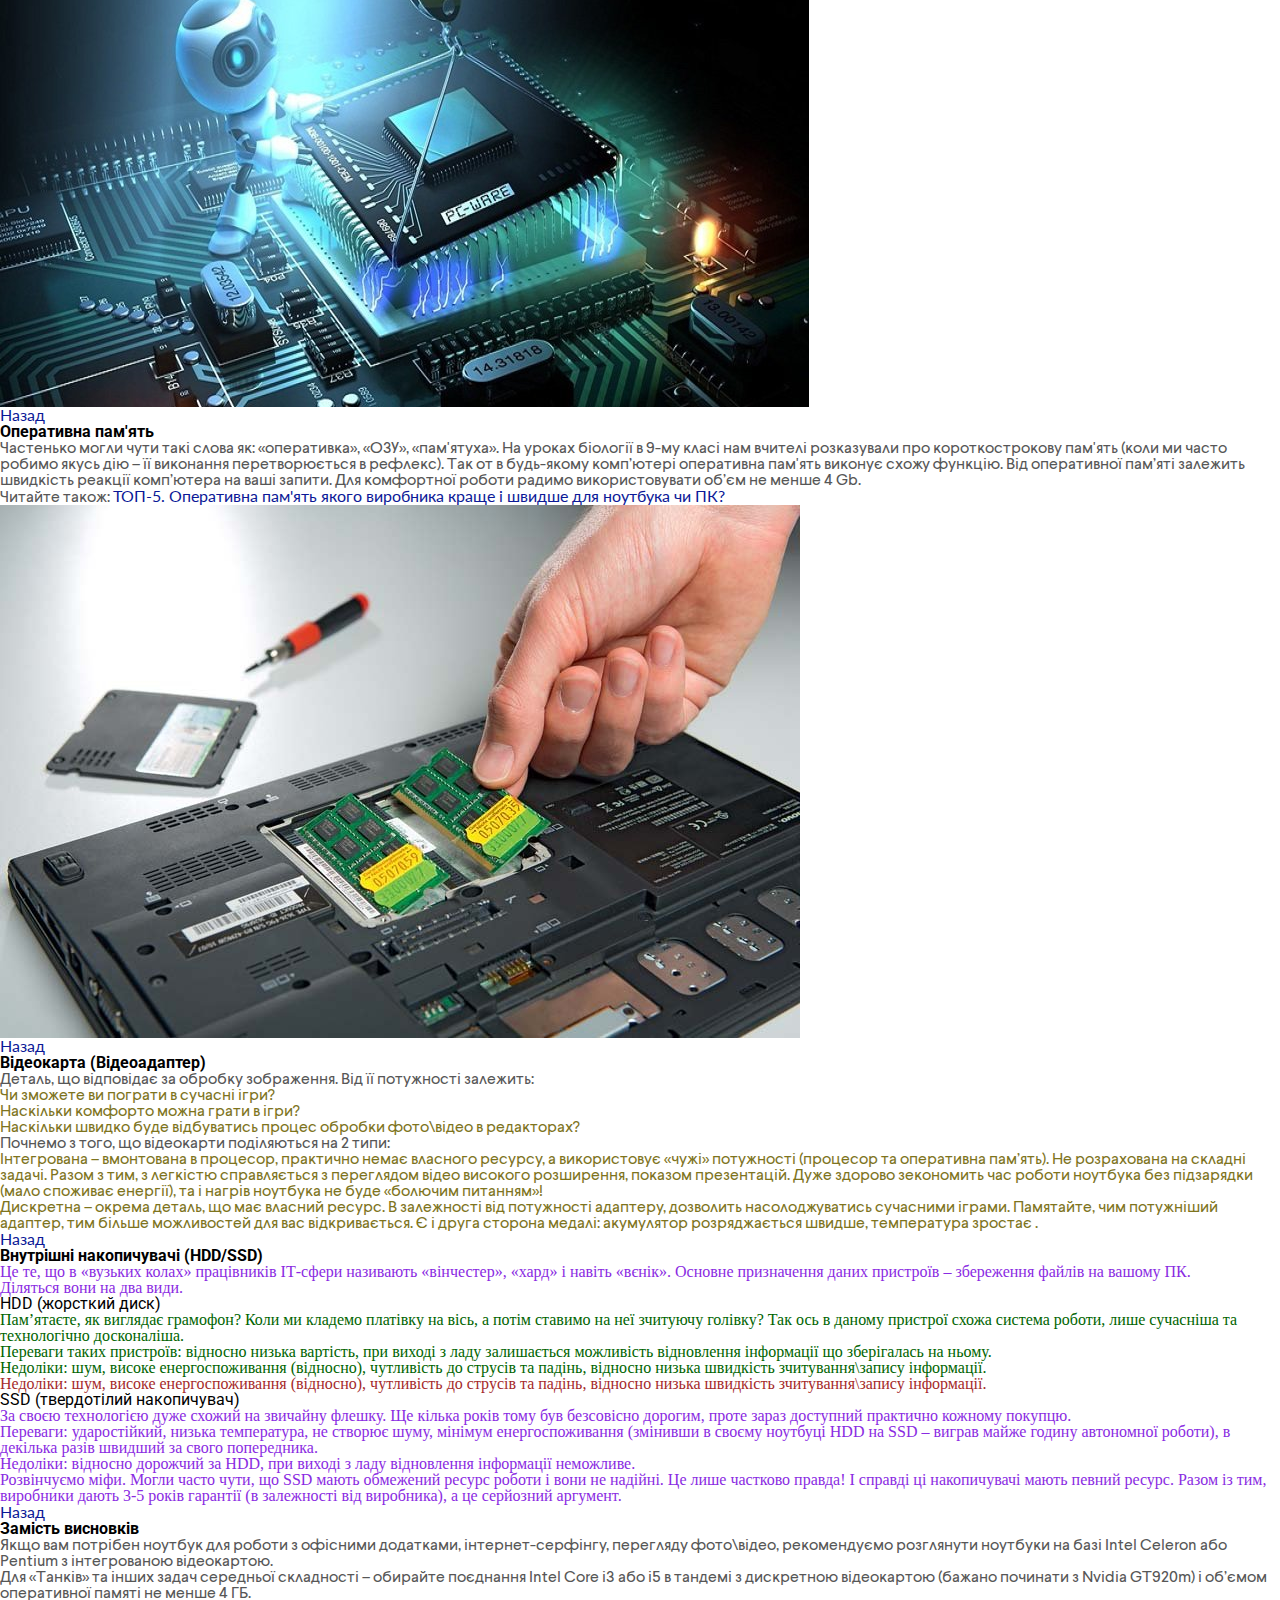
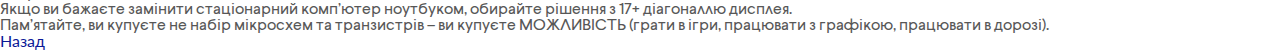
<file: lesson_4/index.html>
<!DOCTYPE html>
<html lang="uk">
<head>
	<meta charset="UTF-8">
	<meta http-equiv="X-UA-Compatible" content="IE=edge">
	<meta name="viewport" content="width=device-width, initial-scale=1.0">
	<!-- Підключив тут, з CSS не працює -->
	<link rel="preconnect" href="https://fonts.googleapis.com">
	<link rel="preconnect" href="https://fonts.gstatic.com" crossorigin>
	<link href="https://fonts.googleapis.com/css2?family=Roboto:wght@400;700;900&display=swap" rel="stylesheet">
	<link rel="stylesheet" href="css/style.css">
	<title>lesson_4</title>
</head>
<body>
	<header class="header">
		<h1 class="title">Як обрати ноутбук: ТОП-5 основних характеристик</h1>
		<nav id="nav" class="navigation">
			<ol class="navigation-list">
				<li>
					<a href="#chapter-1">Дисплей</a>
				</li>
				<li>
					<a href="#chapter-2">Процесор</a>
					<ul>
						<li class="test-one">Celeron</li>
						<li>Pentium</li>
						<li>Core i3</li>
						<li>Core i5</li>
						<li>Core i7</li>
						<li>ВАЖЛИВО ЗНАТИ</li>
					</ul>
				</li>
				<li class="test-one">
					<a href="#chapter-3">Оперативна пам'ять</a>
				</li>
				<li>
					<a href="#chapter-4">Відеокарта (Відеоадаптер)</a>
					<ul>
						<li>Інтегрована</li>
						<li>Дискретна</li>
						<li>ПОРАДА</li>
					</ul>
				</li>
				<li>
					<a href="#chapter-5">Внутрішні накопичувачі (HDD/SSD)</a>
					<ul>
						<li>HDD (жорсткий диск)</li>
						<li>SSD (твердотілий накопичувач)</li>
					</ul>
				</li>
				<li>
					<a href="#chapter-6">Замість висновків</a>
				</li>
			</ol>
		</nav>
		<div class="epigraph">
			<p>	
				Обрати ноутбук, який би повністю відповідав вашим потребам, дуже не просто, враховуючи величезний асортимент доступний
				нині на ринку. Вибір «ідеального» ноутбука може зайняти не один тиждень часу. Що ж робити, щоб пришвидшити цей процес?
				Варіантів є декілька:
			</p>
			<ol >
				<li class="test-two">Довіритись продавцю в магазині.</li>
				<li>Самому на кілька тижнів «закопатись» в інтернет (огляди, статті, тести).</li>
				<li>Прочитати цю статтю ;)</li>
			</ol>
			<p>
				З чого варто почати? Перш за все, потрібно для себе визначитись: «Що я буду робити на даному пристрої? Які в мене будуть
				вимоги до нього?». Від цього і буде залежати, на які параметри ноутбука вам звернути основну увагу. Однак, існує 5
				технічних критеріїв, різницю між якими повинен розуміти майбутній власник ноутбука.
			</p>
		</div>	
	</header>
	<main class="main">
		<div class="content">
			<div id="chapter-1" class="display">
				<h2>Дисплей</h2>
				<p>
					13,3-14,1 – пристрої, призначені для людей, які хочуть невеликий, тонкий девайс, що буде постійно супроводжувати їх в
					дорозі. На ноутбуках з такими діагоналями не дуже комфортно грати в улюблені ігри, разом з тим він буде прекрасно
					справлятись з презентаціями, таблицями, переглядом відео і все це протягом 7-8 годин автономної роботи від акумулятора.
					Вага таких «красенів», зазвичай, не перевищує 2 кг.
				</p>
				<p>
					15,6 – класика. Це найпоширеніша діагональ ноутбуків. Вони достатньо компактні для транспортування, і разом з тим даний
					розмір дозволяє комфортно користуватись медіаконтентом (фільми\ігри\фото).
				</p>
				<p>
					17.3 і більше – ноутбуки, що призначені замінити стаціонарні ПК. Подорожувати з таким не дуже зручно (вага більше 3 кг),
					проте розміри дисплею дозволяють комфортно використовувати його як основний домашній ПК.
				</p>
				<div class="display-list">
					<p>
						Окрім фізичних розмірів, дисплеї також можуть відрізнятись покриттям:
					</p>
					<ul>
						<li>глянсове
							<ul>
								<li>
									Глянсовий екран чудово підійде при користуванні ноутбуком в домашніх умовах, гарно відтворює кольори, проте робота «на
									дворі» в сонячний день перетворюється на розглядування себе в «дзеркалі»… Через сонячні бліки не завжди вдасться
									розгледіти картинку на екрані. Якщо ви купуєте ноутбук для перегляду фільмів, обробки фото\відео – даний варіант для
									вас!
								</li>
							</ul>
						</li>
						<li>матове
							<ul>
								<li>
									Матовий – мінімум бліків, чудово підійде для роботи «в дорозі» або для людей, які проводять багато часу за текстами чи
									таблицями (менше навантаження на очі).
								</li>
							</ul>
						</li>
					</ul>
				</div>
				<div class="display-image">
					<img src="img/display-image.jpg" alt="Зображення ноутбука">
				</div>
				<div>
					<a href="#nav">Назад</a>
				</div>
			</div>
			<div id="chapter-2" class="processor">
				<h2>Процесор</h2>
				<p>
					Це мозок будь-якого комп'ютера, так званий аналітичний центр. Від його здібностей буде залежати те, наскільки «тяжкі»
					програми ви зможете використовувати, скільки операцій одночасно виконувати. Оскільки компанія AMD йде з ринку України і
					їхні пристрої поступово зникають з продажів, давайте розглянемо що нам пропонує компанія Intel.
				</p>
				<div class="processor-test">
					<h3>Celeron</h3>
					<p>
						Призначений для роботи з офісними додатками, перегляду відео, «серфінгу» в інтернеті та інші нескладні задачі. Зазвичай,
						ноутбуки на даних процесорах мають дуже гарні показники автономної роботи (без підзарядки працюють 6-8 год.). «А «Танки»
						потягне?» – потягне, але не розраховуйте на надто комфортну гру.
					</p>
				</div>
				<div class="processor-test processor-test-1">
					<h3>Pentium</h3>
					<p>
						Трішки потужніший за свого «молодшого брата». Нам стає доступна краща інтегрована графіка, тактова частота виростає.
						Призначення таке ж, як і в Celeron, з єдиною різницею – Pentium буде робити ті ж задачі дещо швидше. «Танки» на
						мінімальних налаштуваннях вже можна грати з відносним комфортом ;)
					</p>
				</div>
				<div>
					<h3>Core i3</h3>
					<p>
						Перший представник сімейства Intel Core. Від попередніх представників буде відрізнятись наявністю кількох технологій,
						які вирізняють його серед «братів менших». Наприклад:
					</p>
					<ul>
						<li>
							Hyper-Threading (багатопоточність) – технологія, що дозволяє процесору без особливих затримок опрацьовувати декілька
							операцій водночас. Стає в нагоді, наприклад, коли ви одночасно граєте в гру, завантажуєте фільм з інтернету та
							прослуховуєте музику.
						</li>
						<li>
							WiDi – можливість транслювати фото\відео на телевізор без кабелів (по WiFi).
						</li>
						<li>
							Quick Sync video – стане в нагоді для тих, хто любить знімати та монтувати відеоролики. Технологія, що на апаратному
							рівні прискорює обробку відео.
						</li>
					</ul>
				</div>
				<div>
					<h3>Core i7</h3>
					<p>
						Флагман компанії Intel. Чудово підійде людям, що професійно займаються фото\відео обробкою (фотографи, дизайнери,
						архітектори ). Цей процесор купувати для відеоігор , в принципі, необов'язково. Він там не розкриє свого потенціалу
						(різницю між і5 і і7 не помітите).

					</p>
				</div>
				<p>
					ВАЖЛИВО ЗНАТИ. Потужнісь процесору не завжди правильно вимірювати тактовою частотою. Є багато функцій, які прискорюють
					роботу «комп'ютерного мозку» без збільшення частоти. Для прикладу і5 2,0 GHz буде значно ефективнішим, ніж Pentium 2.5
					GHz.
				</p>
				<div class="processor-image">
					<img src="img/processor-image.jpg" alt="Зображеня процесора">
				</div>
				<div>
					<a href="#nav">Назад</a>
				</div>
			</div>
			<div id="chapter-3" class="ram">
				<h2>Оперативна пам'ять</h2>
				<p>
					Частенько могли чути такі слова як: «оперативка», «ОЗУ», «пам'ятуха». На уроках біології в 9-му класі нам вчителі
					розказували про короткострокову пам'ять (коли ми часто робимо якусь дію – її виконання перетворюється в рефлекс). Так от
					в будь-якому комп’ютері оперативна пам'ять виконує схожу функцію. Від оперативної пам’яті залежить швидкість реакції
					комп’ютера на ваші запити. Для комфортної роботи радимо використовувати об’єм не менше 4 Gb.
				</p>
				<p>
					Читайте також: 
					<a target="_blank" href="https://gamehall.com.ua/5-najkrashhix-ozp-2022-roku-najkrashhi-onovlennya-pamyati/">
						ТОП-5. Оперативна пам'ять якого виробника краще і швидше для ноутбука чи ПК?
					</a>
				</p>
				<div class="ram-image">
					<img src="img/ram-image.jpg" alt="Зображеня ноутбука та оперативної пам’яті">
				</div>
				<div>
					<a href="#nav">Назад</a>
				</div>
			</div>
			<div id="chapter-4" class="video-card">
				<div>
					<h2>Відеокарта (Відеоадаптер)</h2>
					<p>Деталь, що відповідає за обробку зображення. Від її потужності залежить:</p>
					<ul>
						<li>Чи зможете ви пограти в сучасні ігри?</li>
						<li>Наскільки комфорто можна грати в ігри?</li>
						<li>Наскільки швидко буде відбуватись процес обробки фото\відео в редакторах?</li>
					</ul>
				</div>
				<div class="storage-test">
					<p>Почнемо з того, що відеокарти поділяються на 2 типи:</p>
					<ul>
						<li>
							Інтегрована – вмонтована в процесор, практично немає власного ресурсу, а використовує «чужі» потужності (процесор та
							оперативна пам’ять). Не розрахована на складні задачі. Разом з тим, з легкістю справляється з переглядом відео високого
							розширення, показом презентацій. Дуже здорово зекономить час роботи ноутбука без підзарядки (мало споживає енергії), та
							і нагрів ноутбука не буде «болючим питанням»!
						</li>
						<li>
							Дискретна – окрема деталь, що має власний ресурс. В залежності від потужності адаптеру, дозволить насолоджуватись
							сучасними іграми. Памятайте, чим потужніший адаптер, тим більше можливостей для вас відкривається. Є і друга сторона
							медалі: акумулятор розряджається швидше, температура зростає .
						</li>
					</ul>
				</div>
				<div>
					<a href="#nav">Назад</a>
				</div>
			</div>
			<div id="chapter-5" class="storage">
				<h2>Внутрішні накопичувачі (HDD/SSD)</h2>
				<p>
					Це те, що в «вузьких колах» працівників ІТ-сфери називають «вінчестер», «хард» і навіть «вєнік». Основне призначення
					даних пристроїв – збереження файлів на вашому ПК.
				</p>
				<p>Діляться вони на два види.</p>
				<div class="storage-test">
					<h3>HDD (жорсткий диск)</h3>
					<p>
						Пам’ятаєте, як виглядає грамофон? Коли ми кладемо платівку на вісь, а потім ставимо на неї зчитуючу голівку? Так ось в
						даному пристрої схожа система роботи, лише сучасніша та технологічно досконаліша.
					</p>
					<p>
						Переваги таких пристроїв: відносно низька вартість, при виході з ладу залишається можливість відновлення інформації що
						зберігалась на ньому.
					</p>
					<p>
						Недоліки: шум, високе енергоспоживання (відносно), чутливість до струсів та падінь, відносно низька швидкість
						зчитування\запису інформації.
					</p>
				</div>
				<p>
					Недоліки: шум, високе енергоспоживання (відносно), чутливість до струсів та падінь, відносно низька швидкість
					зчитування\запису інформації.
				</p>
				<h3>SSD (твердотілий накопичувач)</h3>
				<p>
					За своєю технологією дуже схожий на звичайну флешку. Ще кілька років тому був безсовісно дорогим, проте зараз доступний
					практично кожному покупцю.
				</p>
				<p>
					Переваги: ударостійкий, низька температура, не створює шуму, мінімум енергоспоживання (змінивши в своєму ноутбуці HDD на
					SSD – виграв майже годину автономної роботи), в декілька разів швидший за свого попередника.
				</p>
				<p>Недоліки: відносно дорожчий за HDD, при виході з ладу відновлення інформації неможливе.</p>
				<p>
					Розвінчуємо міфи. Могли часто чути, що SSD мають обмежений ресурс роботи і вони не надійні. Це лише частково правда! І
					справді ці накопичувачі мають певний ресурс. Разом із тим, виробники дають 3-5 років гарантії (в залежності від
					виробника), а це серйозний аргумент.
				</p>
				<div>
					<a href="#nav">Назад</a>
				</div>
			</div>
		</div>
	</main>
	<footer class="footer">
		<div id="chapter-6">
			<h2>Замість висновків</h2>
			<p>
				Якщо вам потрібен ноутбук для роботи з офісними додатками, інтернет-серфінгу, перегляду фото\відео, рекомендуємо
				розглянути ноутбуки на базі Intel Celeron або Pentium з інтегрованою відеокартою.
			</p>
			<p>
				Для «Танків» та інших задач середньої складності – обирайте поєднання Intel Core i3 або i5 в тандемі з дискретною
				відеокартою (бажано починати з Nvidia GT920m) і об’ємом оперативної памяті не менше 4 ГБ.
			</p>
			<p>Якщо ви бажаєте замінити стаціонарний комп’ютер ноутбуком, обирайте рішення з 17+ діагоналлю дисплея.</p>
			<p>
				Пам’ятайте, ви купуєте не набір мікросхем та транзистрів – ви купуєте МОЖЛИВІСТЬ (грати в ігри, працювати з графікою,
				працювати в дорозі).
			</p>
			<div>
				<a href="#nav">Назад</a>
			</div>
		</div>
	</footer>

</body>
</html>
</file>
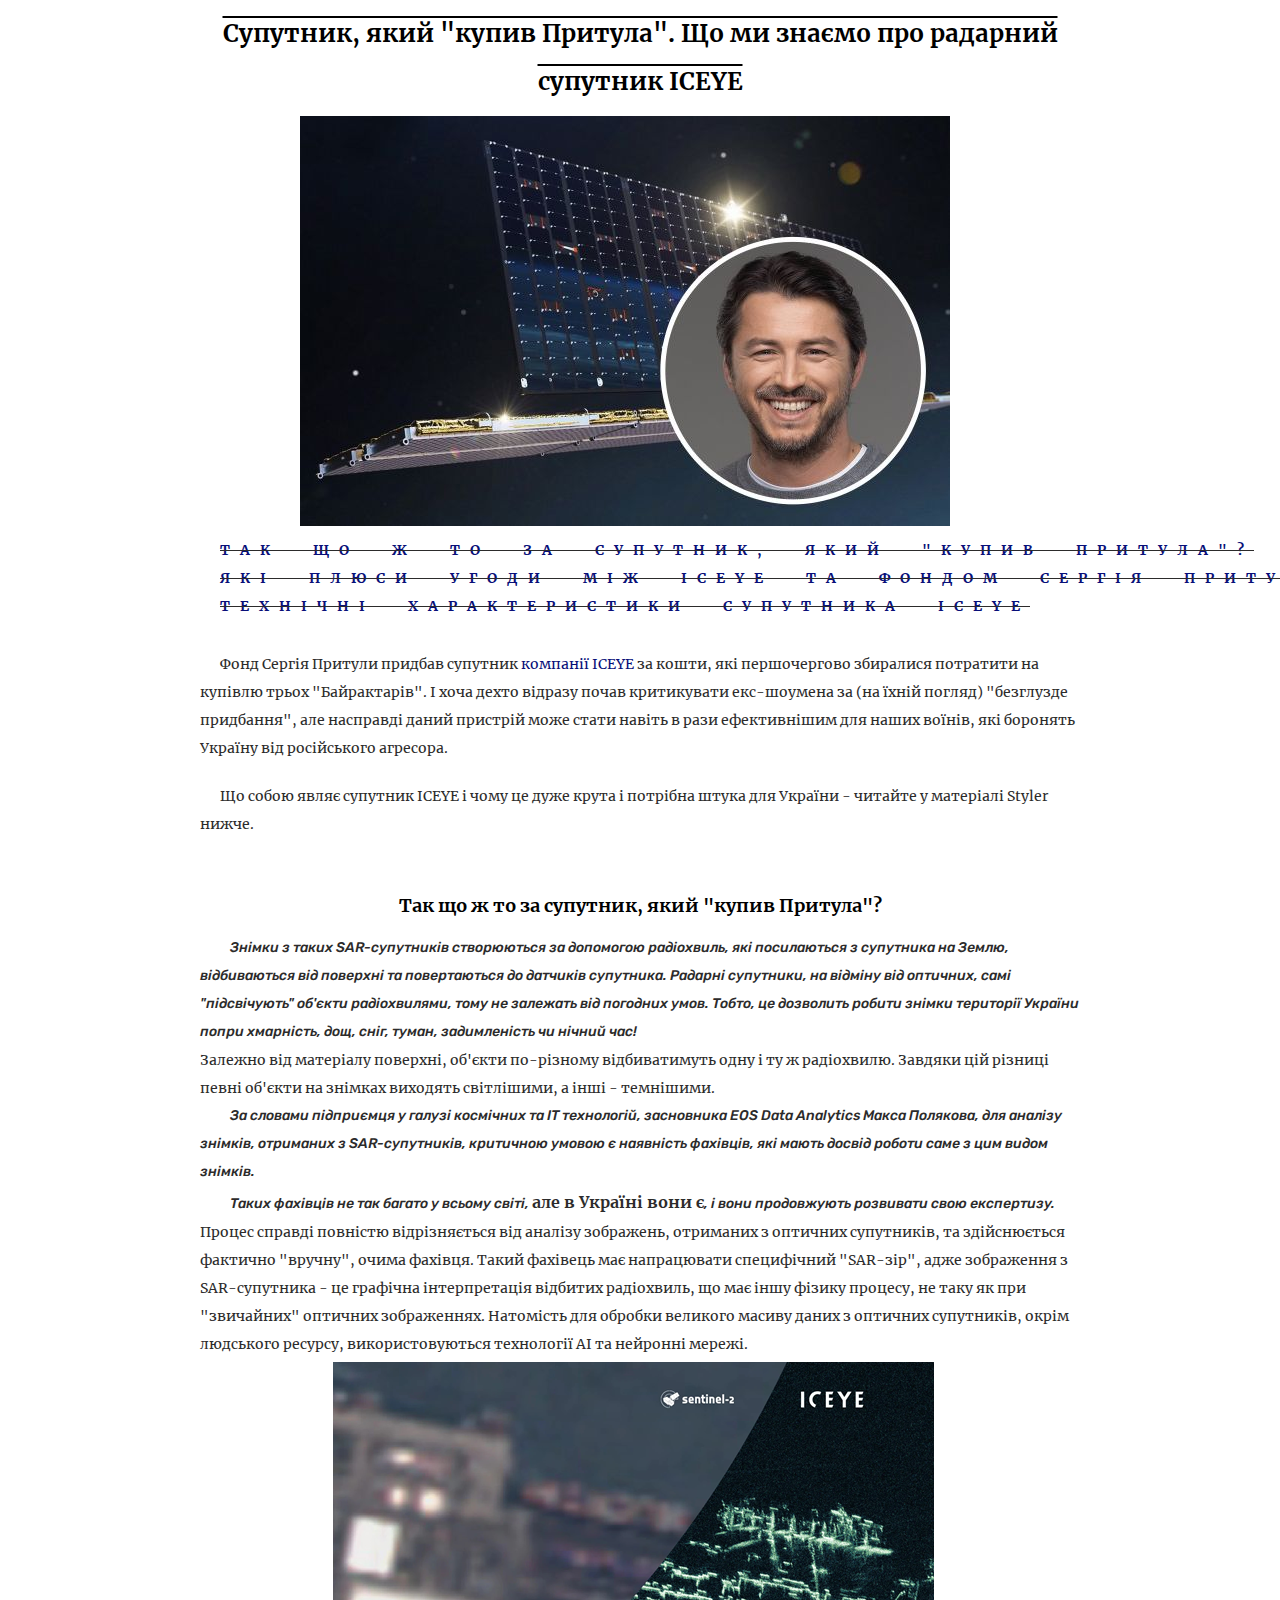
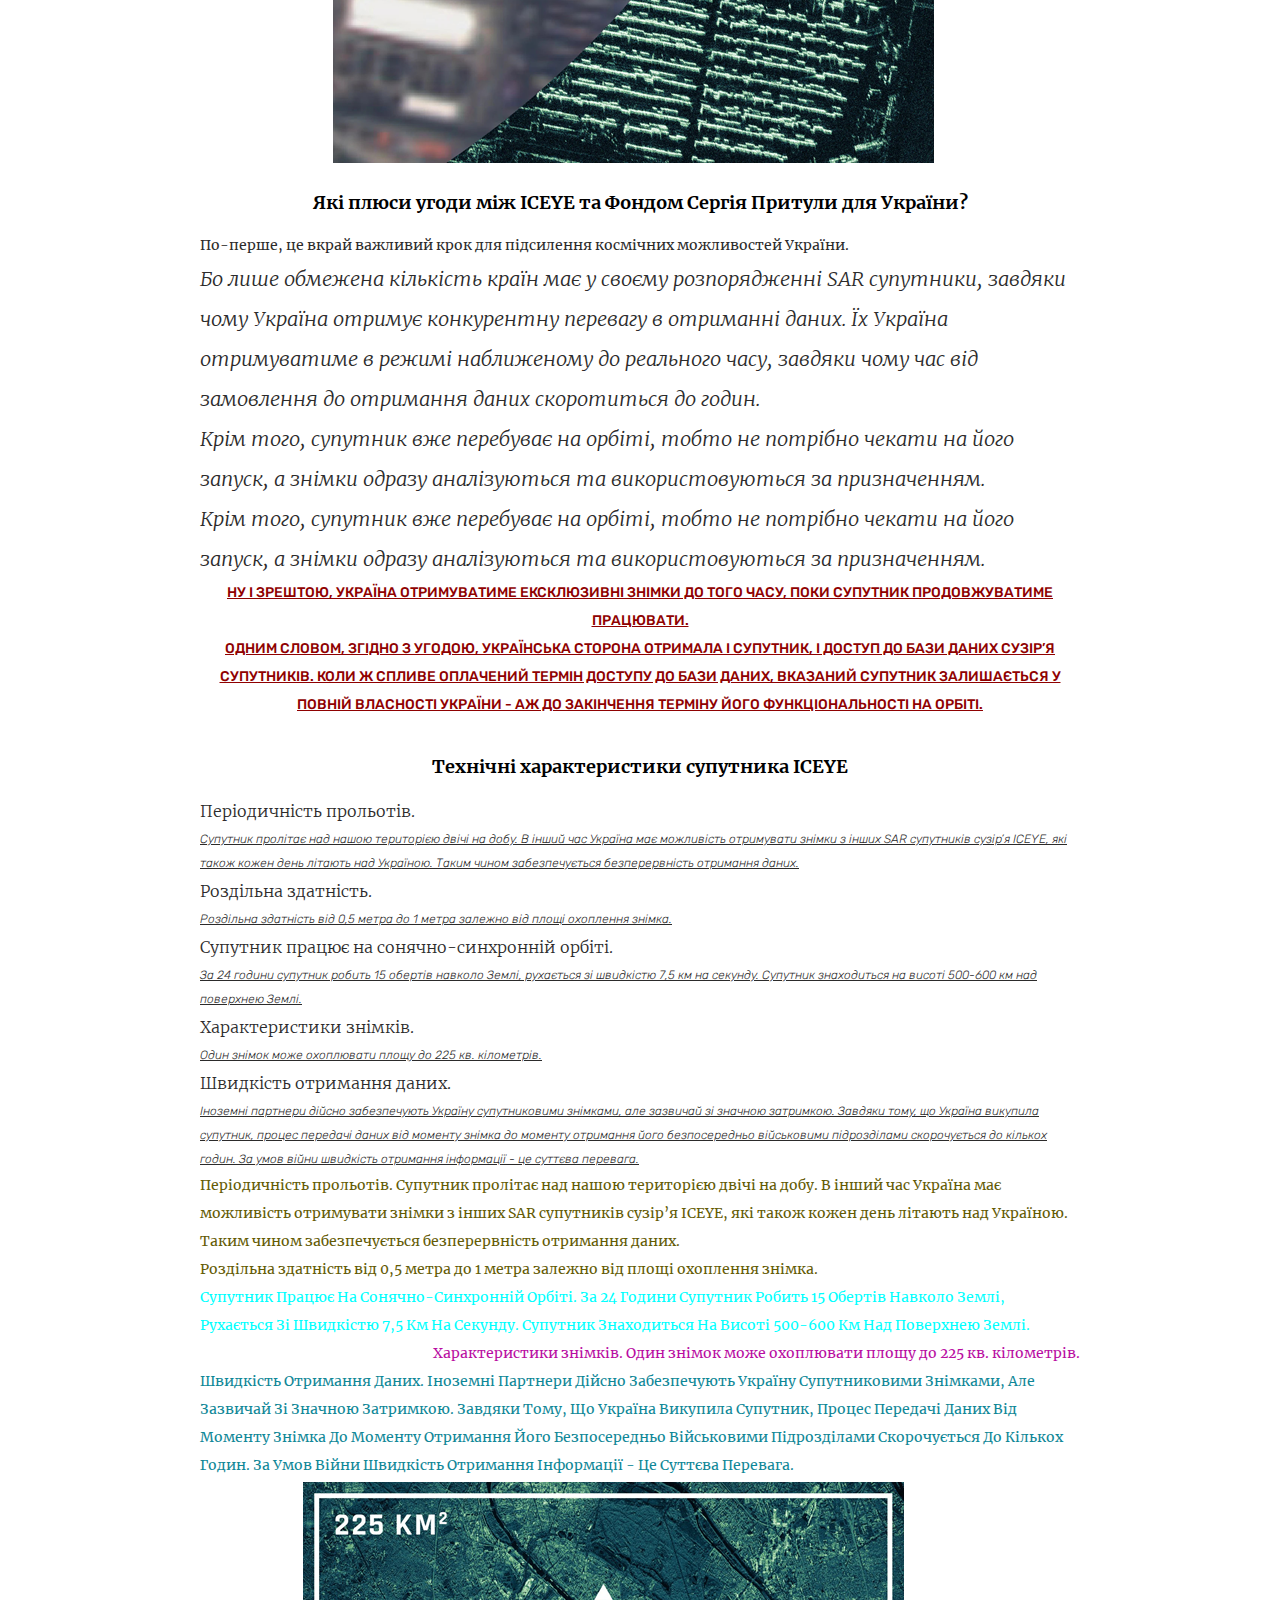
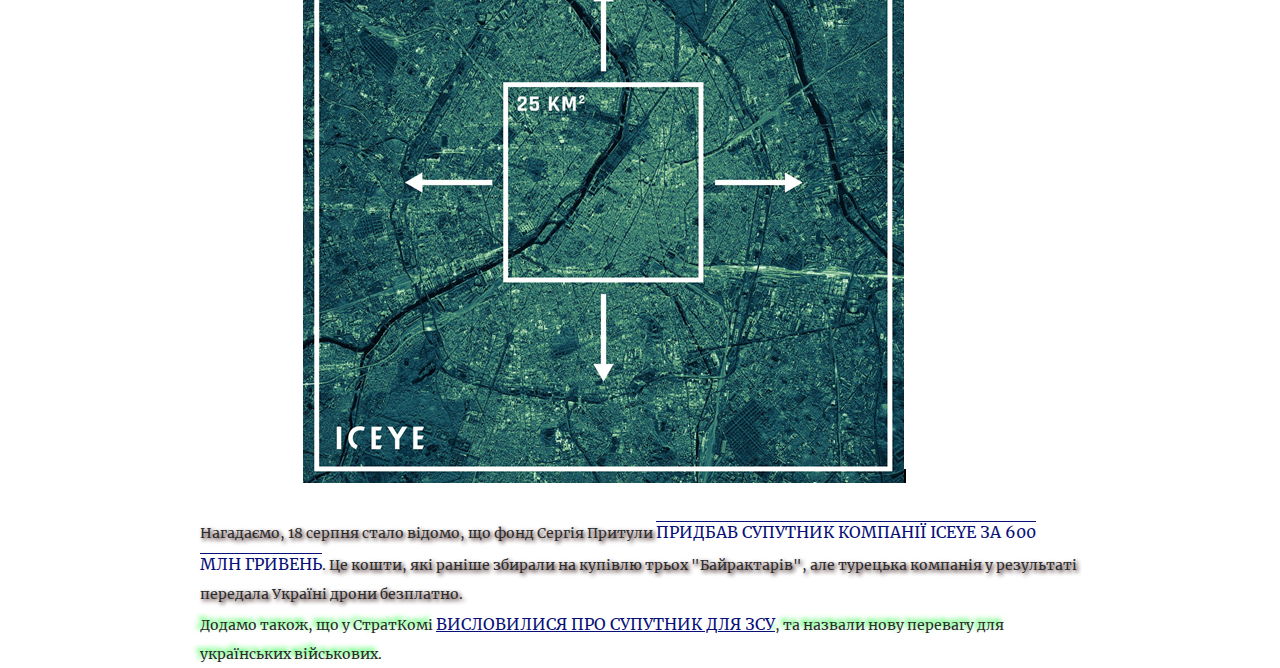
<file: lesson_5/index.html>
<!DOCTYPE html>
<html lang="uk">
<head>
	<meta charset="UTF-8">
	<meta http-equiv="X-UA-Compatible" content="IE=edge">
	<meta name="viewport" content="width=device-width, initial-scale=1.0">
	<link rel="stylesheet" href="css/style.css">
	<title>lesson_5</title>
</head>
<body>
	<div class="container">
		<header class="header">
			<div class="header__title">
				<h1>Супутник, який "купив Притула". Що ми знаємо про радарний супутник ICEYE</h1>
				<div class="header__image">
					<img src="img/logo.jpg" alt="Зображення супутника і Притули">
				</div>
			</div>
			<nav class="header__navig">
				<ol>
					<li>
						<a href="#">Так що ж то за супутник, який "купив Притула"?</a>
					</li>
					<li>
						<a href="#">Які плюси угоди між ICEYE та Фондом Сергія Притули для України?</a>
					</li>
					<li>
						<a href="#">Технічні характеристики супутника ICEYE</a>
					</li>
				</ol>
			</nav>
		</header>
		<main class="main">
			<div class="epigraph">
				<p>
					Фонд Сергія Притули придбав супутник <a target="_blank" href="https://www.iceye.com/">компанії ICEYE</a> за кошти, які першочергово збиралися потратити на купівлю трьох
					"Байрактарів". І хоча дехто відразу почав критикувати екс-шоумена за (на їхній погляд) "безглузде придбання", але
					насправді даний пристрій може стати навіть в рази ефективнішим для наших воїнів, які боронять Україну від російського
					агресора.
				</p>
				<p>
					Що собою являє супутник ICEYE і чому це дуже крута і потрібна штука для України - читайте у матеріалі Styler нижче.
				</p>
			</div>
			<div class="content">
				<div class="about-satellite">
					<h2>Так що ж то за супутник, який "купив Притула"?</h2>
					<p>
						Знімки з таких SAR-супутників створюються за допомогою радіохвиль, які посилаються з супутника на Землю, відбиваються
						від поверхні та повертаються до датчиків супутника. Радарні супутники, на відміну від оптичних, самі "підсвічують"
						об'єкти радіохвилями, тому не залежать від погодних умов. Тобто, це дозволить робити знімки території України попри
						хмарність, дощ, сніг, туман, задимленість чи нічний час!
					</p>
					<div>
						<p>
							Залежно від матеріалу поверхні, об'єкти по-різному відбиватимуть одну і ту ж радіохвилю. Завдяки цій різниці певні
							об'єкти на знімках виходять світлішими, а інші - темнішими.
						</p>
					</div>
					<p>
						За словами підприємця у галузі космічних та ІТ технологій, засновника EOS Data Analytics Макса Полякова, для аналізу
						знімків, отриманих з SAR-супутників, критичною умовою є наявність фахівців, які мають досвід роботи саме з цим видом
						знімків.
					</p>
					<p>Таких фахівців не так багато у всьому світі, <span>але в Україні вони є</span>, і вони продовжують розвивати свою експертизу.</p>
					<div>
						<p>
							Процес справді повністю відрізняється від аналізу зображень, отриманих з оптичних супутників, та здійснюється фактично
							"вручну", очима фахівця. Такий фахівець має напрацювати специфічний "SAR-зір", адже зображення з SAR-супутника - це
							графічна інтерпретація відбитих радіохвиль, що має іншу фізику процесу, не таку як при "звичайних" оптичних зображеннях.
							Натомість для обробки великого масиву даних з оптичних супутників, окрім людського ресурсу, використовуються технології
							AI та нейронні мережі.
						</p>
					</div>
					<div class="about-satellite-image">
						<img src="img/satellite.png" alt="Фото зі супутника (ICEYE)">
					</div>
				</div>
				<div class="advantages">
					<h2>Які плюси угоди між ICEYE та Фондом Сергія Притули для України?</h2>
					<p >По-перше, це вкрай важливий крок для підсилення космічних можливостей України.</p>
					<p class="advantages-paragraph">
						Бо лише обмежена кількість країн має у своєму розпорядженні SAR супутники, завдяки чому Україна отримує конкурентну
						перевагу в отриманні даних. Їх Україна отримуватиме в режимі наближеному до реального часу, завдяки чому час від
						замовлення до отримання даних скоротиться до годин.
					</p>
					<p>
						Крім того, супутник вже перебуває на орбіті, тобто не потрібно чекати на його запуск, а знімки одразу аналізуються та
						використовуються за призначенням.
					</p>
					<p class="advantages-normal">
						Крім того, супутник вже перебуває на орбіті, тобто не потрібно чекати на його запуск, а знімки одразу аналізуються
						та використовуються за призначенням.
					</p>
					<p>Ну і зрештою, Україна отримуватиме ексклюзивні знімки до того часу, поки супутник продовжуватиме працювати.</p>
					<p>
						Одним словом, згідно з угодою, українська сторона отримала і супутник, і доступ до бази даних сузір’я супутників. Коли ж
						спливе оплачений термін доступу до бази даних, вказаний супутник залишається у повній власності України - аж до
						закінчення терміну його функціональності на орбіті.
					</p>
				</div>
				<div class="specifications">
					<h2>Технічні характеристики супутника ICEYE</h2>
					<div>
						<ul class="specifications-list">
							<li>Періодичність прольотів.
								<ul>
									<li>
										Супутник пролітає над нашою територією двічі на добу. В інший час Україна має можливість
										отримувати знімки з інших SAR супутників сузір’я ICEYE, які також кожен день літають над Україною. Таким чином
										забезпечується безперервність отримання даних.
									</li>
								</ul>
							</li>
							<li>Роздільна здатність.
								<ul>
									<li>
										Роздільна здатність від 0,5 метра до 1 метра залежно від площі охоплення знімка.
									</li>
								</ul>
							</li>
							<li>Супутник працює на сонячно-синхронній орбіті.
								<ul>
									<li>
										За 24 години супутник робить 15 обертів навколо Землі, рухається зі
										швидкістю 7,5 км на секунду. Супутник знаходиться на висоті 500-600 км над поверхнею Землі.
									</li>
								</ul>
							</li>
							<li>Характеристики знімків.
								<ul>
									<li>
										Один знімок може охоплювати площу до 225 кв. кілометрів.
									</li>
								</ul>
							</li>
							<li>Швидкість отримання даних.
								<ul>
									<li>
										Іноземні партнери дійсно забезпечують Україну супутниковими знімками, але зазвичай зі значною
										затримкою. Завдяки тому, що Україна викупила супутник, процес передачі даних від моменту знімка до моменту отримання
										його безпосередньо військовими підрозділами скорочується до кількох годин. За умов війни швидкість отримання інформації
										- це суттєва перевага.
									</li>
								</ul>
							</li>
						</ul>
					</div>
					<div class="specifications-text">
						<p>
							Періодичність прольотів. Супутник пролітає над нашою територією двічі на добу. В інший час Україна має можливість
							отримувати знімки з інших SAR супутників сузір’я ICEYE, які також кожен день літають над Україною. Таким чином
							забезпечується безперервність отримання даних.
						</p>
						<p>Роздільна здатність від 0,5 метра до 1 метра залежно від площі охоплення знімка.</p>
						<p class="specifications-text-one">
							Супутник працює на сонячно-синхронній орбіті. За 24 години супутник робить 15 обертів навколо Землі, рухається зі
							швидкістю 7,5 км на секунду. Супутник знаходиться на висоті 500-600 км над поверхнею Землі.
						</p>
						<p>Характеристики знімків. Один знімок може охоплювати площу до 225 кв. кілометрів.</p>
						<p class="specifications-text-one text-one">
							Швидкість отримання даних. Іноземні партнери дійсно забезпечують Україну супутниковими знімками, але зазвичай зі значною
							затримкою. Завдяки тому, що Україна викупила супутник, процес передачі даних від моменту знімка до моменту отримання
							його безпосередньо військовими підрозділами скорочується до кількох годин. За умов війни швидкість отримання інформації
							- це суттєва перевага.
						</p>
					</div>
					<div class="specifications-image">
						<img src="img/satellite_2.png" alt="Фото зі супутника (ICEYE)">
					</div>
				</div>
			</div>
		</main>
		<footer class="footer">
			<p class="footer-pr">
				Нагадаємо, 18 серпня стало відомо, що фонд Сергія Притули
				<a target="_blank" href="https://www.rbc.ua/ukr/news/sbor-bayraktari-ukrainskie-volontery-bespilotnikov-1660822956.html">
				придбав супутник компанії ICEYE за 600 млн гривень</a>. Це кошти,
				які раніше збирали на купівлю трьох "Байрактарів", але турецька компанія у результаті передала Україні дрони безплатно.
			</p>
		
			<p>Додамо також, що у СтратКомі <a target="_blank" href="https://www.rbc.ua/ukr/news/sputnik-vsu-stratkome-nazvali-novoe-preimushchestvo-1660832684.html">
				висловилися про супутник для ЗСУ</a>, та назвали нову перевагу для українських військових.</p>
		</footer>
	</div>
</body>
</html>
</file>
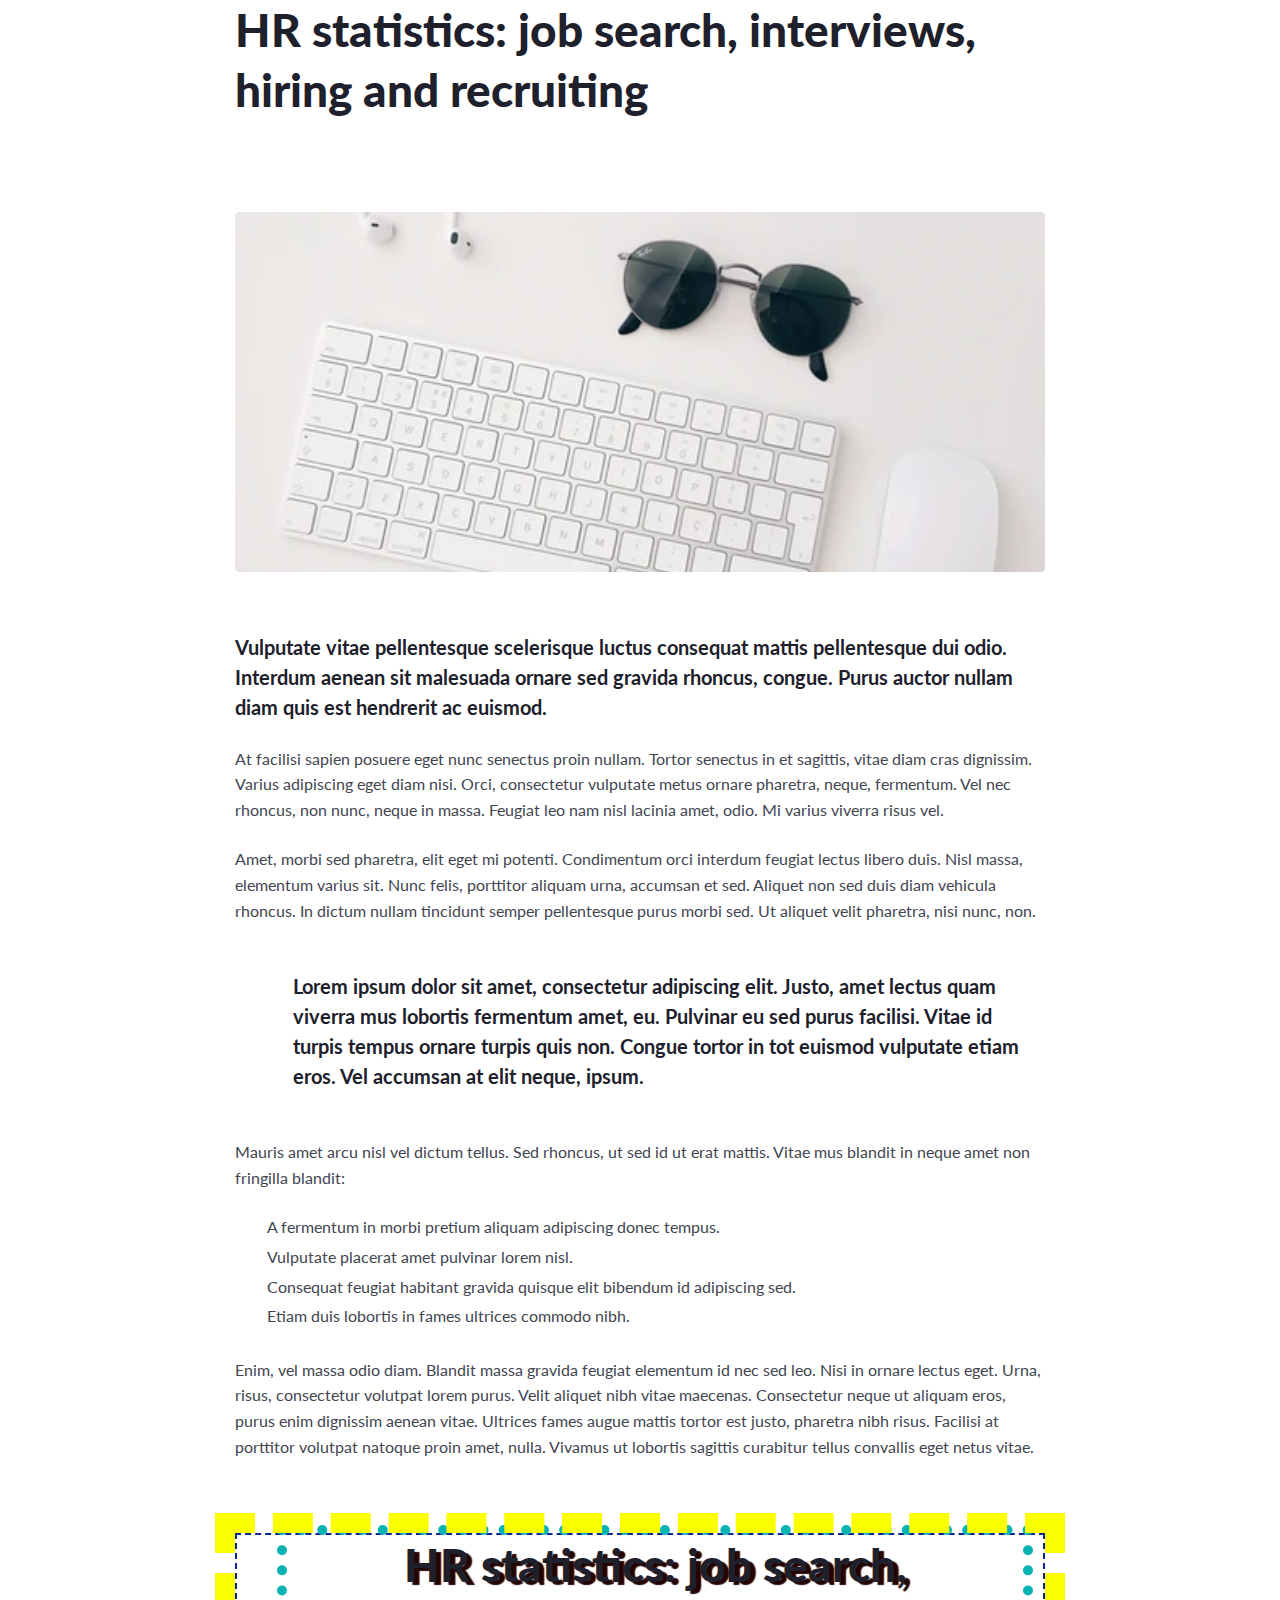
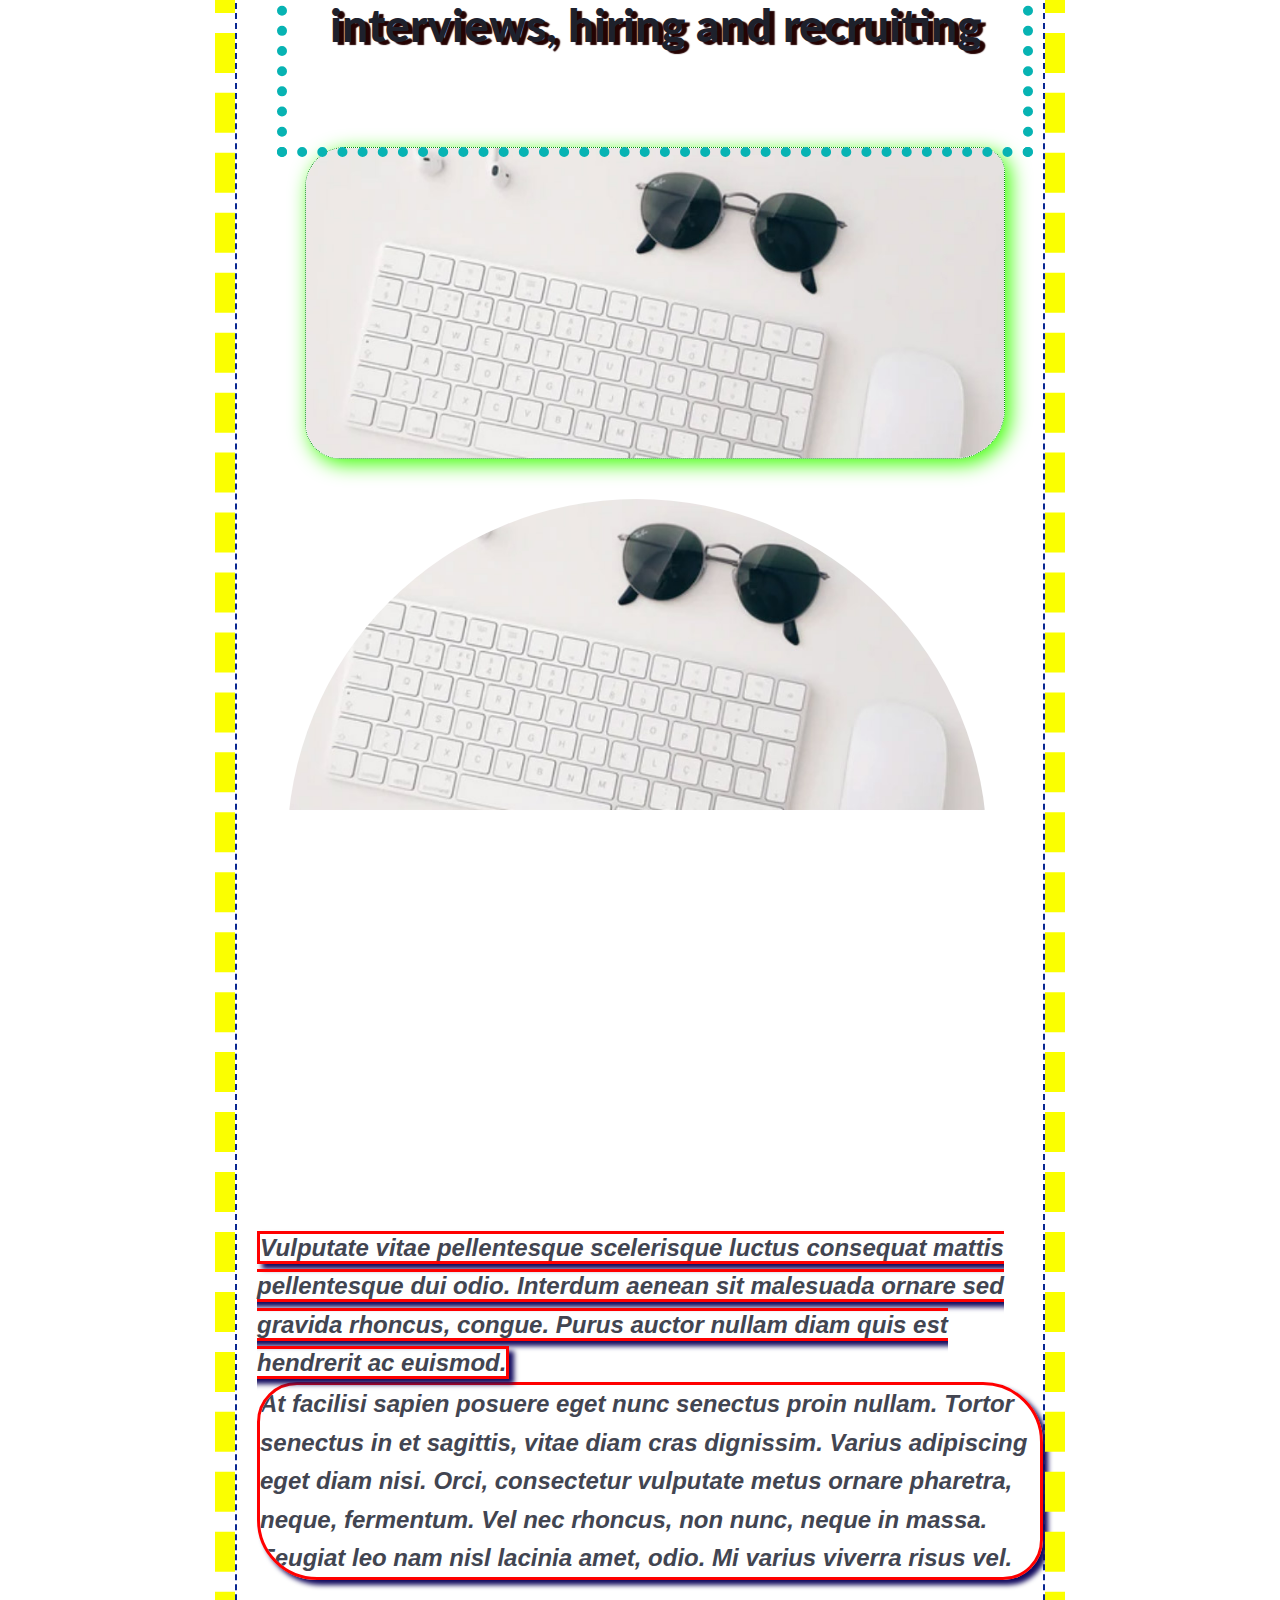
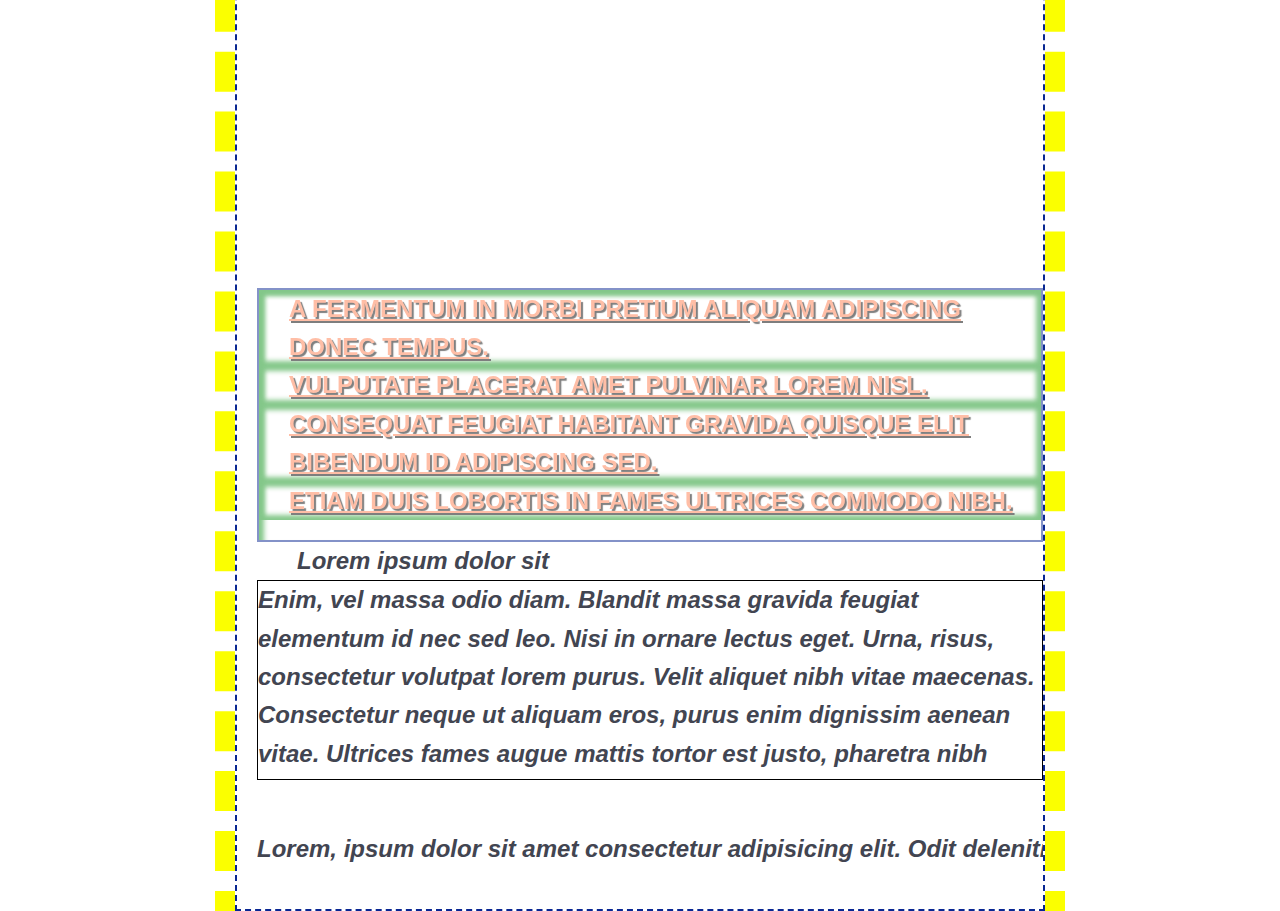
<file: lesson_6/index.html>
<!DOCTYPE html>
<html lang="en">
<head>
	<meta charset="UTF-8">
	<meta http-equiv="X-UA-Compatible" content="IE=edge">
	<meta name="viewport" content="width=device-width, initial-scale=1.0">
	<link rel="stylesheet" href="css/style.css">
	<title>lesson_6</title>
</head>
<body>
	<div class="container">
		<header class="header">
			<h1 class="heaer__title">HR statistics: job search, interviews, hiring and recruiting</h1>
			<div class="header__image">
				<img src="img/glass.jpg" alt="glasses and a keyboard">
			</div>
		</header>
		<main class="main">
			<p class="main__bold">
				Vulputate vitae pellentesque scelerisque luctus consequat mattis pellentesque dui odio. Interdum aenean sit malesuada
				ornare sed gravida rhoncus, congue. Purus auctor nullam diam quis est hendrerit ac euismod.
			</p>
			<p>
				At facilisi sapien posuere eget nunc senectus proin nullam. Tortor senectus in et sagittis, vitae diam cras dignissim.
				Varius adipiscing eget diam nisi. Orci, consectetur vulputate metus ornare pharetra, neque, fermentum. Vel nec rhoncus,
				non nunc, neque in massa. Feugiat leo nam nisl lacinia amet, odio. Mi varius viverra risus vel.
			</p>			
			<p>
				Amet, morbi sed pharetra, elit eget mi potenti. Condimentum orci interdum feugiat lectus libero duis. Nisl massa,
				elementum varius sit. Nunc felis, porttitor aliquam urna, accumsan et sed. Aliquet non sed duis diam vehicula rhoncus.
				In dictum nullam tincidunt semper pellentesque purus morbi sed. Ut aliquet velit pharetra, nisi nunc, non.
			</p>
			<p class="main__quote">
				Lorem ipsum dolor sit amet, consectetur adipiscing elit. Justo, amet lectus quam viverra mus lobortis fermentum amet,
				eu. Pulvinar eu sed purus facilisi. Vitae id turpis tempus ornare turpis quis non. Congue tortor in tot euismod
				vulputate etiam eros. Vel accumsan at elit neque, ipsum.
			</p>
			<p>
				Mauris amet arcu nisl vel dictum tellus. Sed rhoncus, ut sed id ut erat mattis. Vitae mus blandit in neque amet non
				fringilla blandit:
			</p>
			<ul class="main__list">
				<li>A fermentum in morbi pretium aliquam adipiscing donec tempus.</li>
				<li>Vulputate placerat amet pulvinar lorem nisl.</li>
				<li>Consequat feugiat habitant gravida quisque elit bibendum id adipiscing sed.</li>
				<li>Etiam duis lobortis in fames ultrices commodo nibh.</li>
			</ul>		
			<p>
				Enim, vel massa odio diam. Blandit massa gravida feugiat elementum id nec sed leo. Nisi in ornare lectus eget. Urna,
				risus, consectetur volutpat lorem purus. Velit aliquet nibh vitae maecenas. Consectetur neque ut aliquam eros, purus
				enim dignissim aenean vitae. Ultrices fames augue mattis tortor est justo, pharetra nibh risus. Facilisi at porttitor
				volutpat natoque proin amet, nulla. Vivamus ut lobortis sagittis curabitur tellus convallis eget netus vitae.
			</p>
		</main>
		<div class="practice">
			<div class="practice-header">
				<h2 class="practice-heaer__title">HR statistics: job search, interviews, hiring and recruiting</h2>
				<div class="practice-header__image">
					<img src="img/glass.jpg" alt="glasses and a keyboard">
				</div>
				<div class="practice-header__image-2">
					<img src="img/glass.jpg" alt="glasses and a keyboard">
				</div>
			</div>
			<div class="practice-main">
				<p class="practice-main__test-1">
					Vulputate vitae pellentesque scelerisque luctus consequat mattis pellentesque dui odio. Interdum aenean sit
					malesuada
					ornare sed gravida rhoncus, congue. Purus auctor nullam diam quis est hendrerit ac euismod.
				</p>
				<p class="practice-main__test-2">
					At facilisi sapien posuere eget nunc senectus proin nullam. Tortor senectus in et sagittis, vitae diam cras
					dignissim.
					Varius adipiscing eget diam nisi. Orci, consectetur vulputate metus ornare pharetra, neque, fermentum. Vel nec
					rhoncus,
					non nunc, neque in massa. Feugiat leo nam nisl lacinia amet, odio. Mi varius viverra risus vel.
				</p>
				<p class="practice-main__test-3">
					<a href="#">Amet, morbi sed pharetra, elit eget mi potenti.</a> Condimentum orci interdum feugiat lectus libero duis. Nisl
					massa,
					elementum varius sit. <a href="#">Nunc felis, porttitor aliquam urna, accumsan</a> et sed. Aliquet non sed duis diam vehicula
					rhoncus.
					In dictum nullam tincidunt semper pellentesque purus morbi sed. <a href="">Ut aliquet velit pharetra, nisi nunc, non.</a>
				</p>
				<p class="practice-main__test-4">
					Lorem ipsum dolor sit amet, consectetur adipiscing elit. Justo, amet lectus quam viverra mus lobortis fermentum
					amet,
					eu. Pulvinar eu sed purus facilisi. Vitae id turpis tempus ornare turpis quis non. Congue tortor in tot euismod
					vulputate etiam eros. Vel accumsan at elit neque, ipsum.
				</p>
				<p class="practice-main__test-5">
					Mauris amet arcu <a href="#">nisl vel dictum</a> tellus. <a href="#">Sed rhoncus</a>, ut sed id ut erat mattis. <a href="#">Vitae mus</a> blandit in neque amet non
					fringilla blandit:
				</p>
				<ul class="practice-main__list">
					<li>A fermentum in morbi pretium aliquam adipiscing donec tempus.</li>
					<li>Vulputate placerat amet pulvinar lorem nisl.</li>
					<li>Consequat feugiat habitant gravida quisque elit bibendum id adipiscing sed.</li>
					<li>Etiam duis lobortis in fames ultrices commodo nibh.</li>
				</ul>
				<a class="practice-main__test-6">
					Lorem ipsum dolor sit
				</a>
				<p class="practice-main__test-7">
					Enim, vel massa odio diam. Blandit massa gravida feugiat elementum id nec sed leo. Nisi in ornare lectus eget.
					Urna, risus, consectetur volutpat lorem purus. Velit aliquet nibh vitae maecenas. Consectetur neque ut aliquam eros,
					purus enim dignissim aenean vitae. Ultrices fames augue mattis tortor est justo, pharetra nibh risus. Facilisi at
					porttitor volutpat natoque proin amet, nulla. Vivamus ut lobortis sagittis curabitur tellus convallis eget netus vitae.
				</p>
				<p class="practice-main__test-8">
					Lorem, ipsum dolor sit amet consectetur adipisicing elit. Odit deleniti aspernatur maiores, sit corrupti deserunt vitae, aliquam illum eius atque officia mollitia maxime unde, incidunt adipisci dicta natus delectus qui.
				</p>
			</div>
		</div>
	</div>
</body>
</html>
</file>
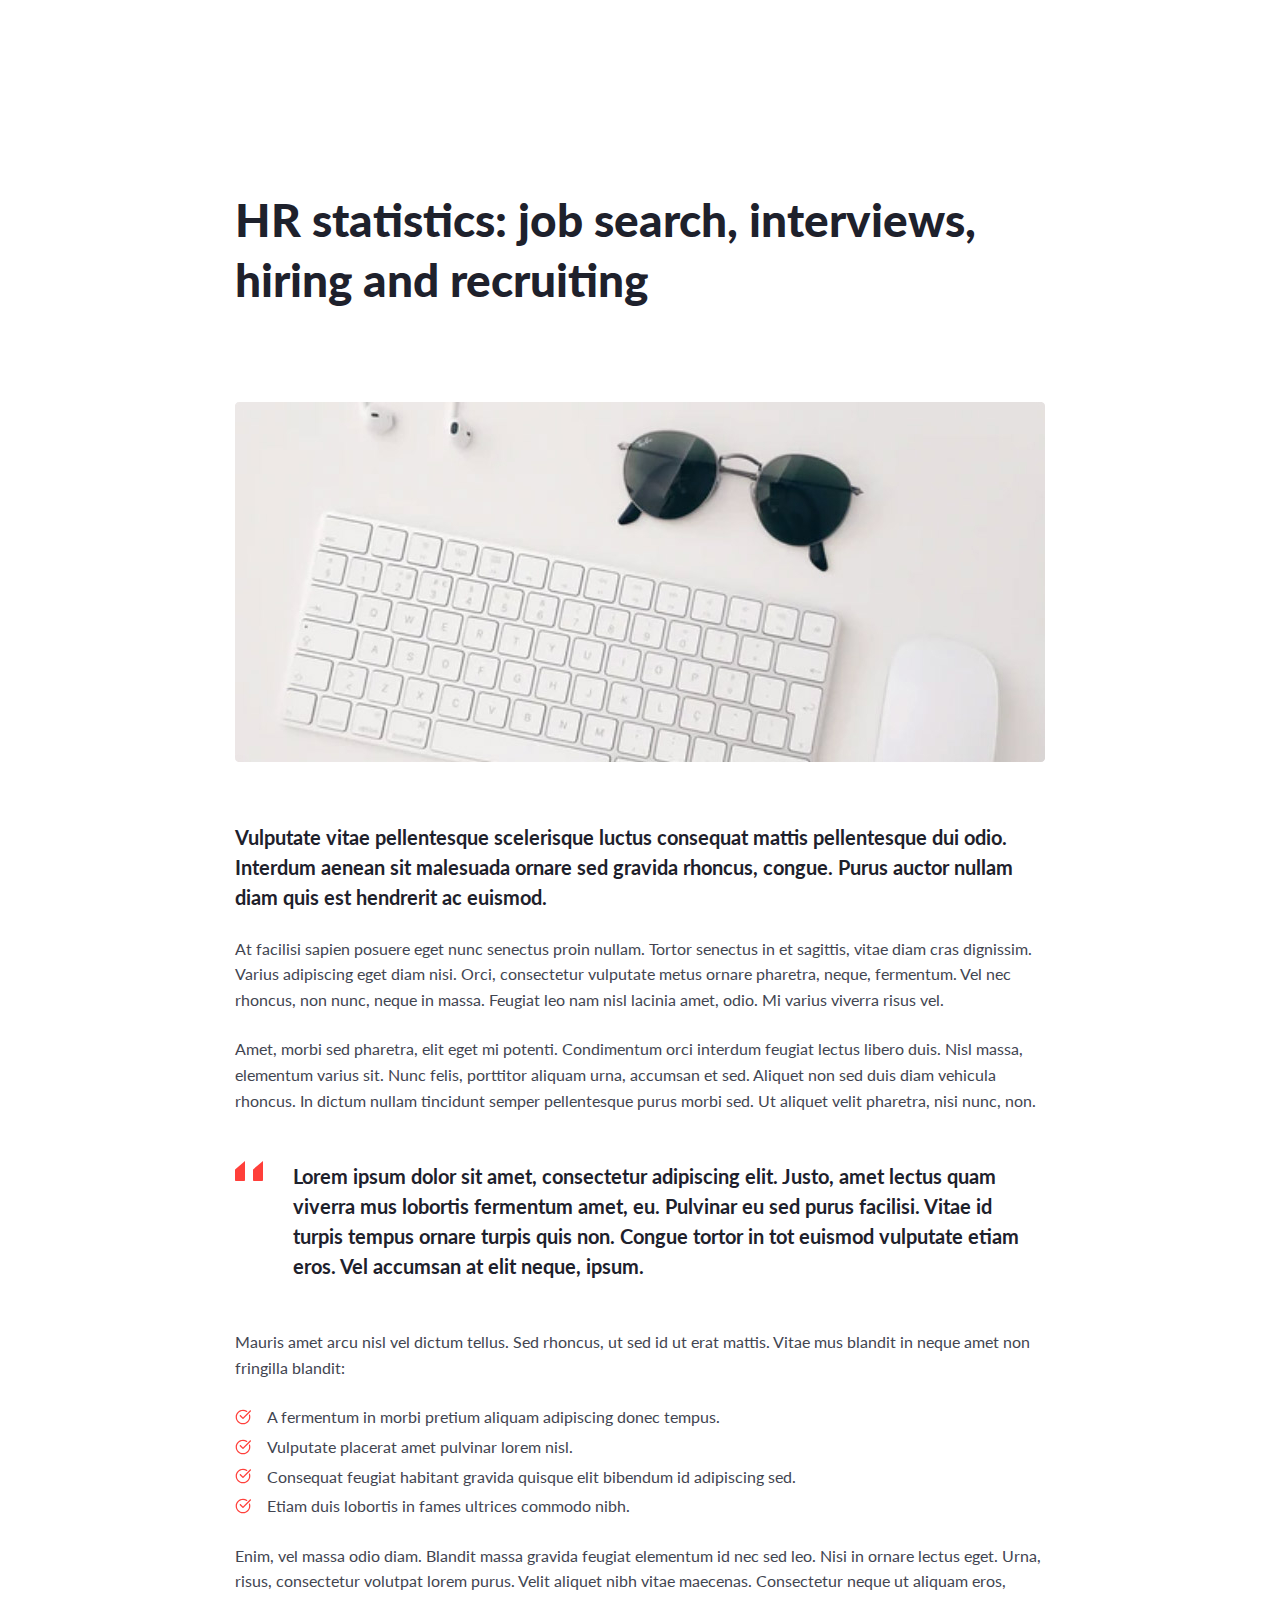
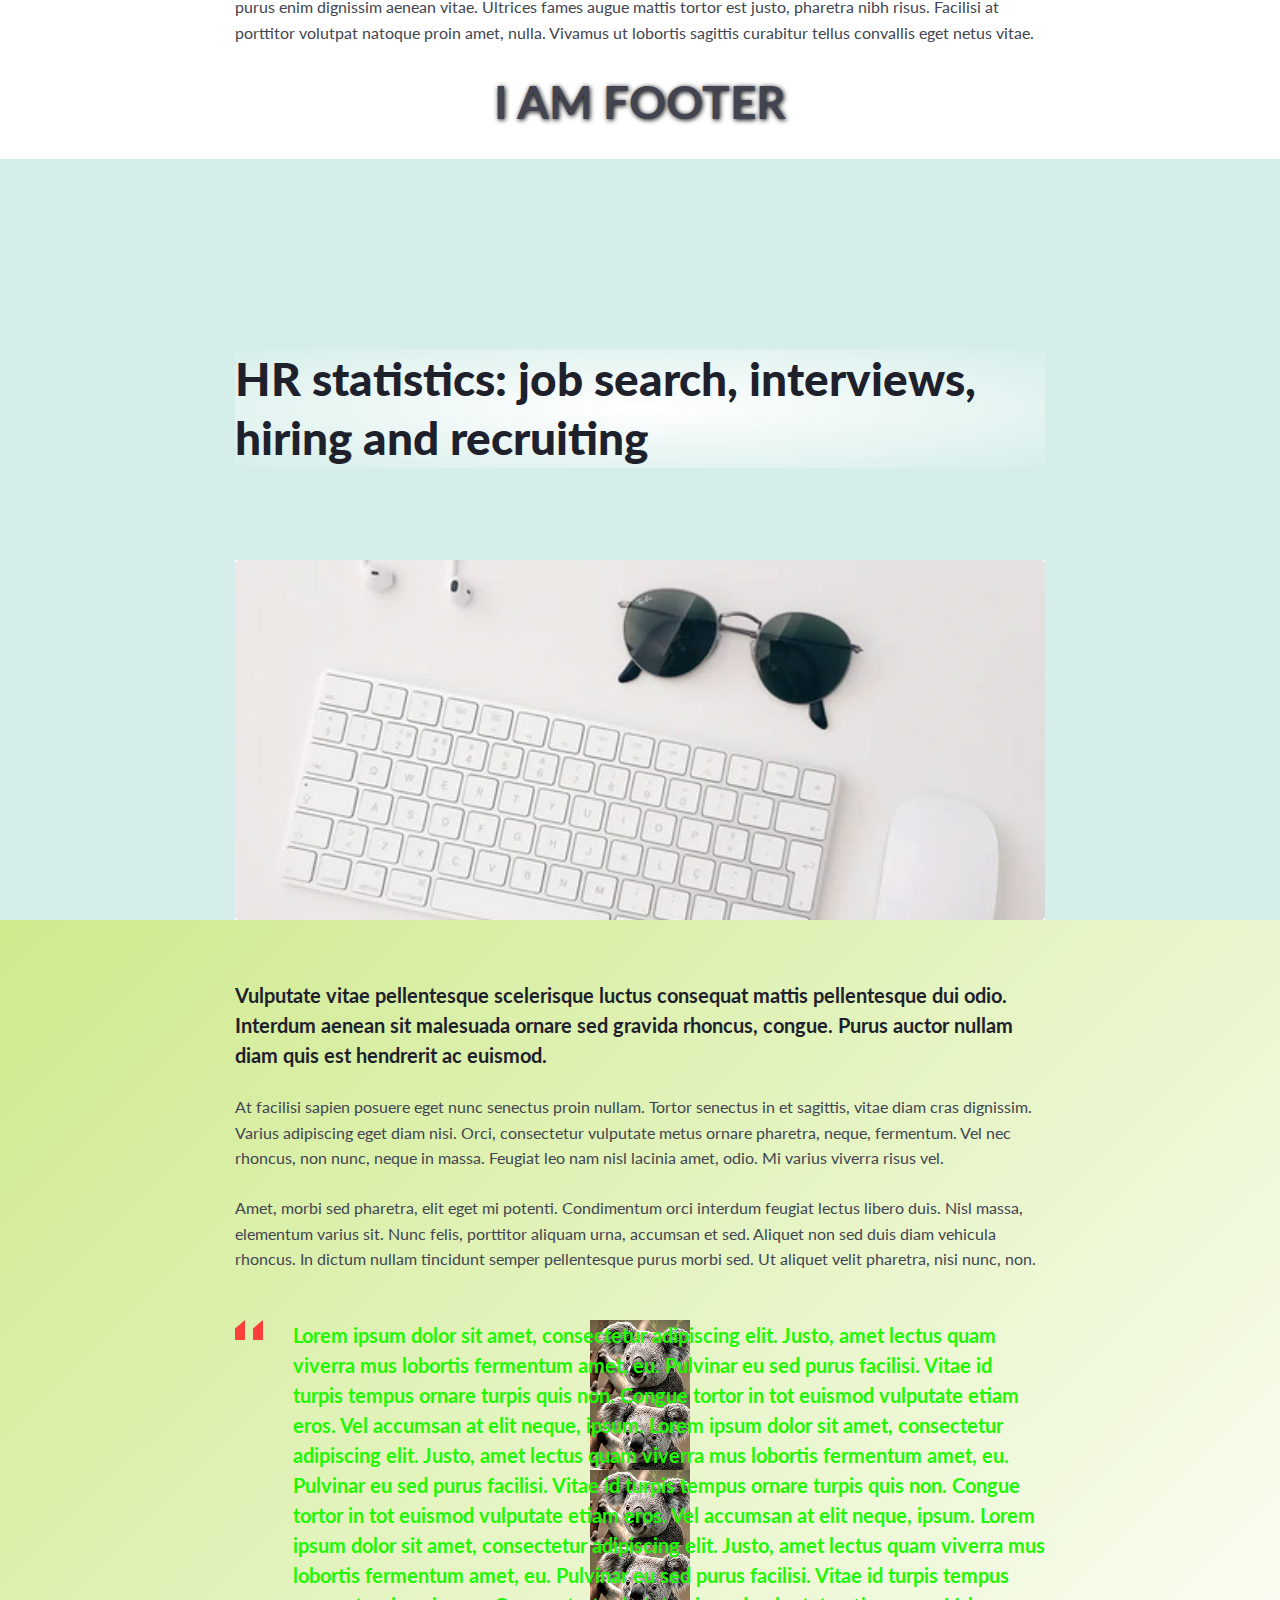
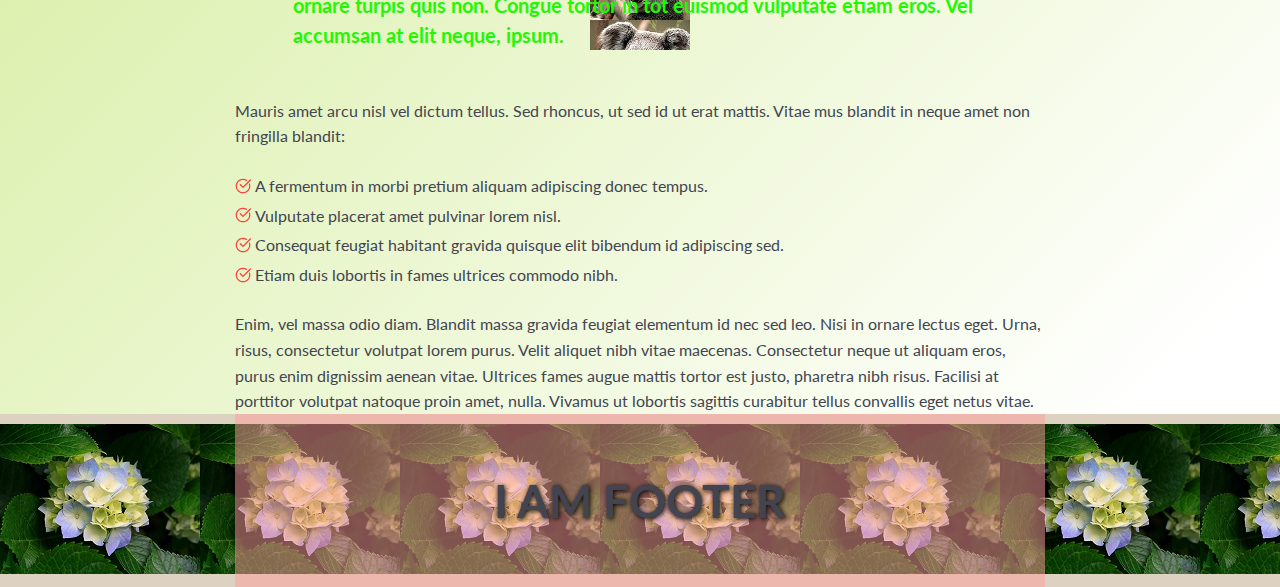
<file: lesson_7/index.html>
<!DOCTYPE html>
<html lang="en">
<head>
	<meta charset="UTF-8">
	<meta http-equiv="X-UA-Compatible" content="IE=edge">
	<meta name="viewport" content="width=device-width, initial-scale=1.0">
	<link rel="stylesheet" href="css/style.css">
	<title>lesson_7</title>
</head>
<body>
	<header class="header">
		<div class="header__container">
			<h1 class="heaer__title">HR statistics: job search, interviews, hiring and recruiting</h1>
			<div class="header__image">
				<img src="img/glass.jpg" alt="glasses and a keyboard">
			</div>
		</div>
	</header>
	<main class="main">
		<div class="main__container">
			<div class="main__block-text">
				<p class="main__bold">
					Vulputate vitae pellentesque scelerisque luctus consequat mattis pellentesque dui odio. Interdum aenean sit
					malesuada
					ornare sed gravida rhoncus, congue. Purus auctor nullam diam quis est hendrerit ac euismod.
				</p>
				<p>
					At facilisi sapien posuere eget nunc senectus proin nullam. Tortor senectus in et sagittis, vitae diam cras
					dignissim.
					Varius adipiscing eget diam nisi. Orci, consectetur vulputate metus ornare pharetra, neque, fermentum. Vel nec
					rhoncus,
					non nunc, neque in massa. Feugiat leo nam nisl lacinia amet, odio. Mi varius viverra risus vel.
				</p>
				<p class="last-p">
					Amet, morbi sed pharetra, elit eget mi potenti. Condimentum orci interdum feugiat lectus libero duis. Nisl
					massa,
					elementum varius sit. Nunc felis, porttitor aliquam urna, accumsan et sed. Aliquet non sed duis diam vehicula
					rhoncus.
					In dictum nullam tincidunt semper pellentesque purus morbi sed. Ut aliquet velit pharetra, nisi nunc, non.
				</p>
			</div>
			<p class="main__quote">
				Lorem ipsum dolor sit amet, consectetur adipiscing elit. Justo, amet lectus quam viverra mus lobortis fermentum
				amet,
				eu. Pulvinar eu sed purus facilisi. Vitae id turpis tempus ornare turpis quis non. Congue tortor in tot euismod
				vulputate etiam eros. Vel accumsan at elit neque, ipsum.
			</p>
			<p class="main__list-p">
				Mauris amet arcu nisl vel dictum tellus. Sed rhoncus, ut sed id ut erat mattis. Vitae mus blandit in neque amet
				non fringilla blandit:
			</p>
			<ul class="main__list">
				<li>A fermentum in morbi pretium aliquam adipiscing donec tempus.</li>
				<li>Vulputate placerat amet pulvinar lorem nisl.</li>
				<li>Consequat feugiat habitant gravida quisque elit bibendum id adipiscing sed.</li>
				<li>Etiam duis lobortis in fames ultrices commodo nibh.</li>
			</ul>
			<p>
				Enim, vel massa odio diam. Blandit massa gravida feugiat elementum id nec sed leo. Nisi in ornare lectus eget.
				Urna,
				risus, consectetur volutpat lorem purus. Velit aliquet nibh vitae maecenas. Consectetur neque ut aliquam eros,
				purus
				enim dignissim aenean vitae. Ultrices fames augue mattis tortor est justo, pharetra nibh risus. Facilisi at
				porttitor
				volutpat natoque proin amet, nulla. Vivamus ut lobortis sagittis curabitur tellus convallis eget netus vitae.
			</p>
		</div>
	</main>
	<footer class="footer">
		<div class="footer__container">
			<h2>i am footer</h2>
		</div>
	</footer>
	<!-- практика -->
	<div class="header">
		<div class="header__container">
			<h2 class="heaer__title">HR statistics: job search, interviews, hiring and recruiting</h2>
			<div class="header__image">
				<img src="img/glass.jpg" alt="glasses and a keyboard">
			</div>
		</div>
	</div>
	<div class="main">
		<div class="main__container main__container-practice">
			<div class="main__block-text">
				<p class="main__bold">
					Vulputate vitae pellentesque scelerisque luctus consequat mattis pellentesque dui odio. Interdum aenean
					sit
					malesuada
					ornare sed gravida rhoncus, congue. Purus auctor nullam diam quis est hendrerit ac euismod.
				</p>
				<p>
					At facilisi sapien posuere eget nunc senectus proin nullam. Tortor senectus in et sagittis, vitae diam
					cras
					dignissim.
					Varius adipiscing eget diam nisi. Orci, consectetur vulputate metus ornare pharetra, neque, fermentum.
					Vel nec
					rhoncus,
					non nunc, neque in massa. Feugiat leo nam nisl lacinia amet, odio. Mi varius viverra risus vel.
				</p>
				<p class="last-p">
					Amet, morbi sed pharetra, elit eget mi potenti. Condimentum orci interdum feugiat lectus libero duis.
					Nisl
					massa,
					elementum varius sit. Nunc felis, porttitor aliquam urna, accumsan et sed. Aliquet non sed duis diam
					vehicula
					rhoncus.
					In dictum nullam tincidunt semper pellentesque purus morbi sed. Ut aliquet velit pharetra, nisi nunc,
					non.
				</p>
			</div>
			<p class="main__quote main__quote-practice">
				Lorem ipsum dolor sit amet, consectetur adipiscing elit. Justo, amet lectus quam viverra mus lobortis
				fermentum amet, eu. Pulvinar eu sed purus facilisi. Vitae id turpis tempus ornare turpis quis non. Congue tortor in tot
				euismod vulputate etiam eros. Vel accumsan at elit neque, ipsum. Lorem ipsum dolor sit amet, consectetur adipiscing elit. Justo, amet lectus quam viverra mus lobortis
				fermentum amet, eu. Pulvinar eu sed purus facilisi. Vitae id turpis tempus ornare turpis quis non. Congue tortor in tot
				euismod vulputate etiam eros. Vel accumsan at elit neque, ipsum. Lorem ipsum dolor sit amet, consectetur adipiscing elit. Justo, amet lectus quam viverra mus lobortis
				fermentum amet, eu. Pulvinar eu sed purus facilisi. Vitae id turpis tempus ornare turpis quis non. Congue tortor in tot
				euismod vulputate etiam eros. Vel accumsan at elit neque, ipsum.
			</p>
			<p class="main__list-p">
				Mauris amet arcu nisl vel dictum tellus. Sed rhoncus, ut sed id ut erat mattis. Vitae mus blandit in neque
				amet
				non fringilla blandit:
			</p>
			<ul class="main__list main__list-practice">
				<li>A fermentum in morbi pretium aliquam adipiscing donec tempus.</li>
				<li>Vulputate placerat amet pulvinar lorem nisl.</li>
				<li>Consequat feugiat habitant gravida quisque elit bibendum id adipiscing sed.</li>
				<li>Etiam duis lobortis in fames ultrices commodo nibh.</li>
			</ul>
			<p>
				Enim, vel massa odio diam. Blandit massa gravida feugiat elementum id nec sed leo. Nisi in ornare lectus
				eget.
				Urna,
				risus, consectetur volutpat lorem purus. Velit aliquet nibh vitae maecenas. Consectetur neque ut aliquam
				eros,
				purus
				enim dignissim aenean vitae. Ultrices fames augue mattis tortor est justo, pharetra nibh risus. Facilisi at
				porttitor
				volutpat natoque proin amet, nulla. Vivamus ut lobortis sagittis curabitur tellus convallis eget netus
				vitae.
			</p>
		</div>
	</div>
	<div class="footer footer-practice">
		<div class="footer__container">
			<h2>i am footer</h2>
		</div>
	</div>
</body>
</html>
</file>
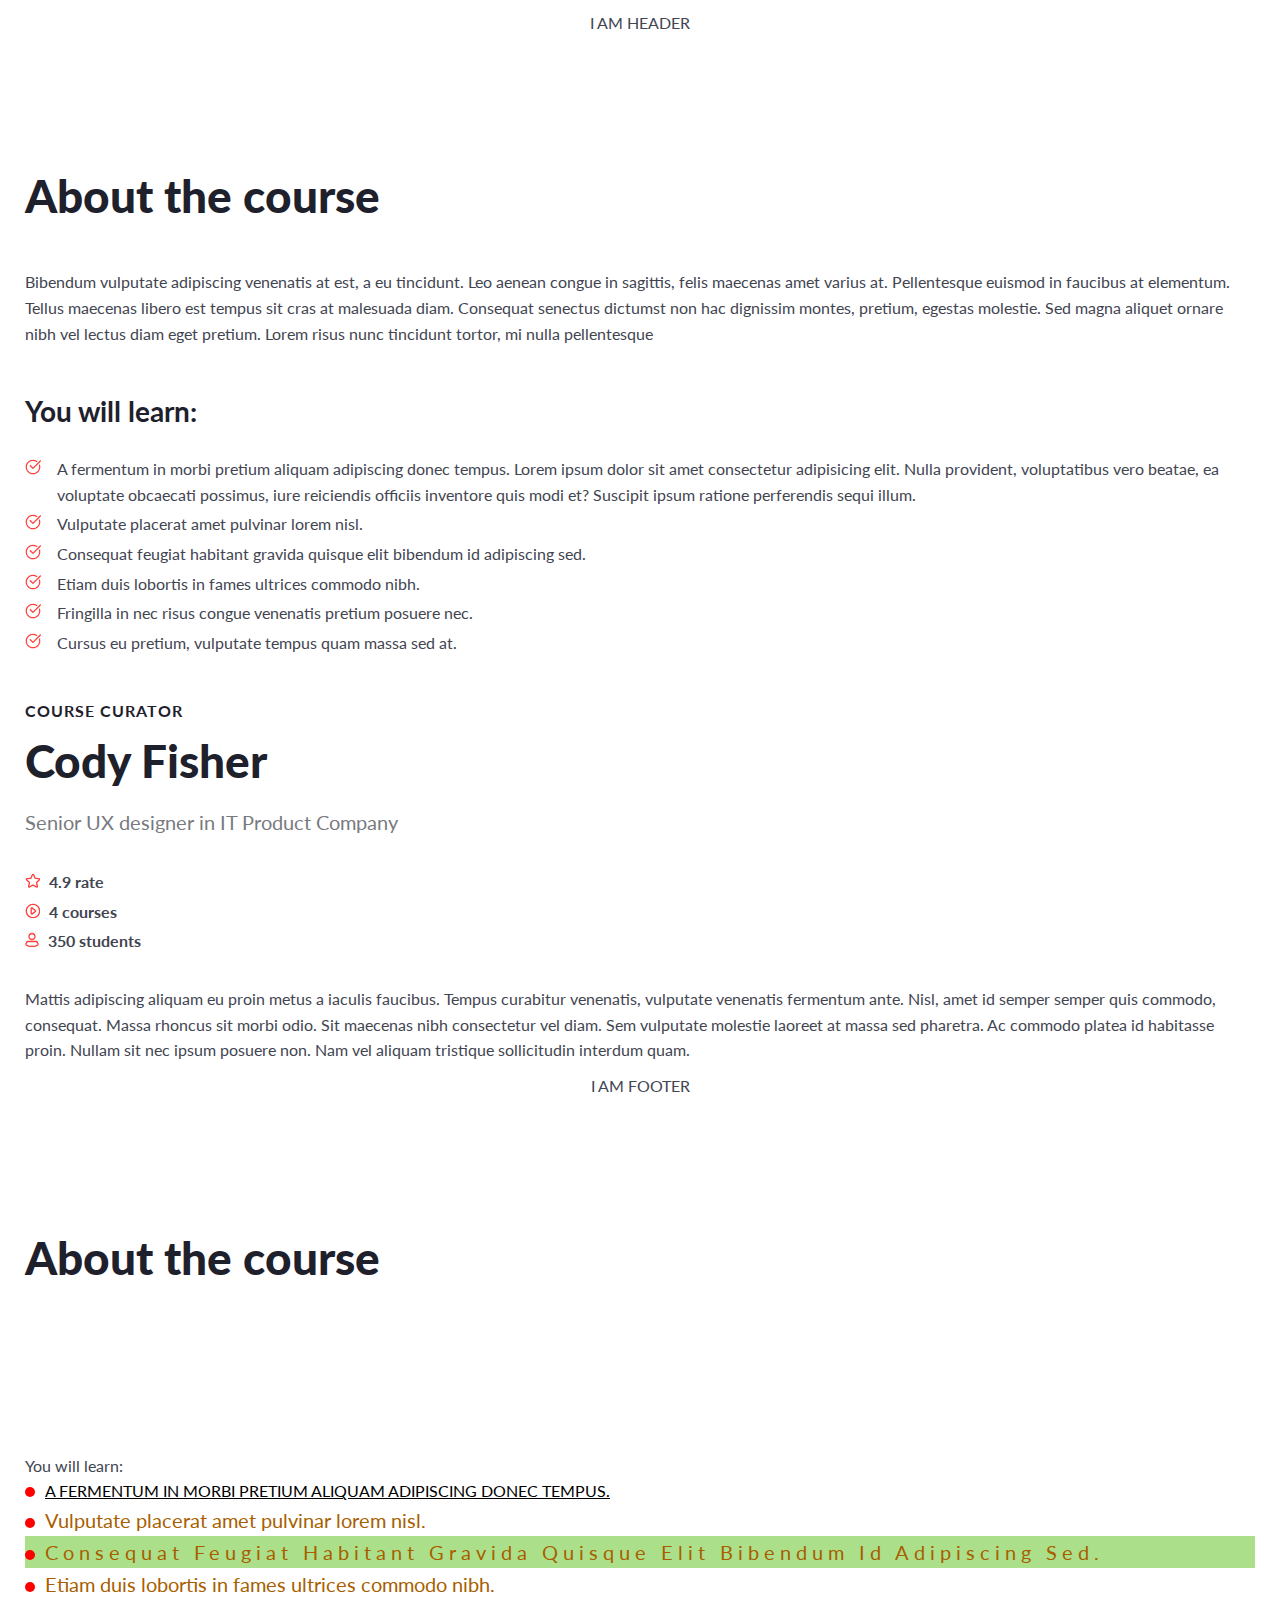
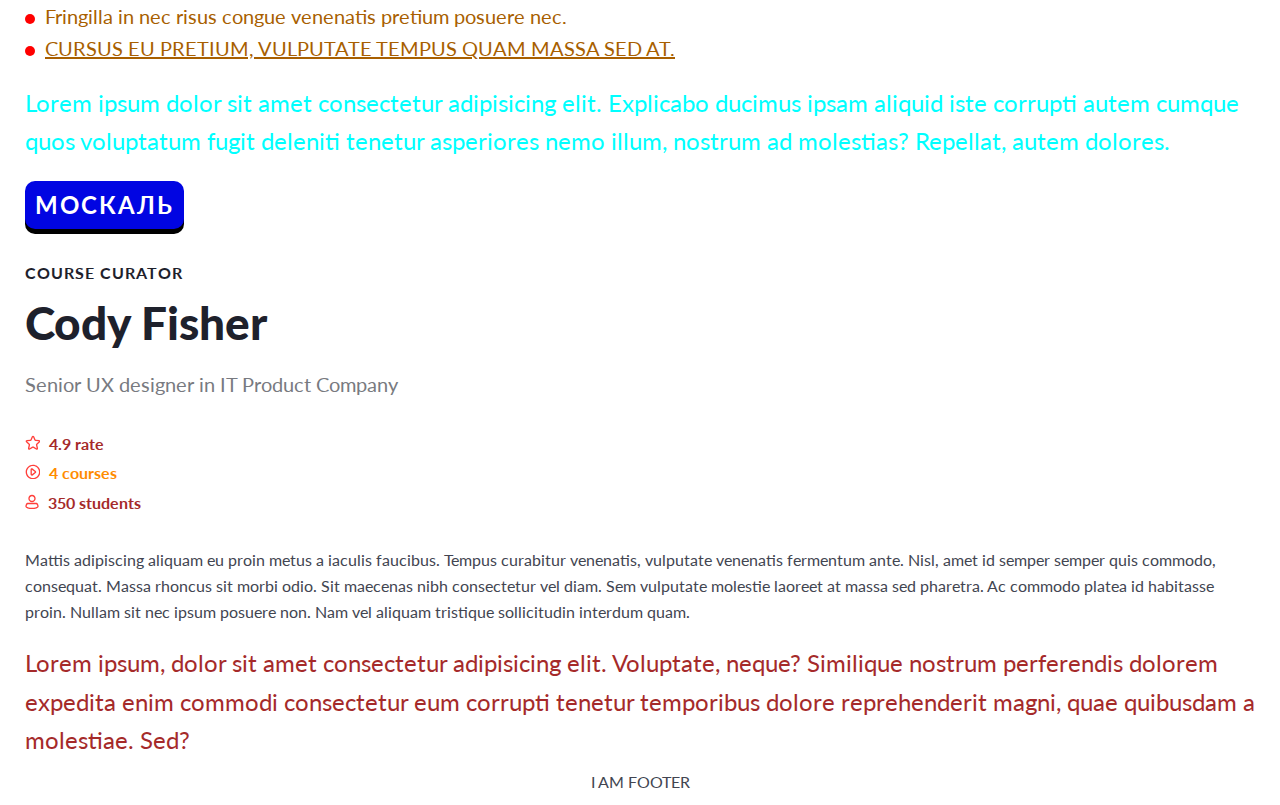
<file: lesson_8/index.html>
<!DOCTYPE html>
<html lang="en">
<head>
	<meta charset="UTF-8">
	<meta http-equiv="X-UA-Compatible" content="IE=edge">
	<meta name="viewport" content="width=device-width, initial-scale=1.0">
	<link rel="stylesheet" href="css/style.css">
	<title>lesson_8</title>
</head>
<body>
	<header class="header">
		<div class="header__container">
			<h1>i am header</h1>
		</div>
	</header>
	<main class="main">
		<div class="main__container">
			<div class="about">
				<h2 class="about__title">About the course</h2>
				<p class="about__text">
					Bibendum vulputate adipiscing venenatis at est, a eu tincidunt. Leo aenean congue in sagittis, felis maecenas amet
					varius at. Pellentesque euismod in faucibus at elementum. Tellus maecenas libero est tempus sit cras at malesuada diam.
					Consequat senectus dictumst non hac dignissim montes, pretium, egestas molestie. Sed magna aliquet ornare nibh vel
					lectus diam eget pretium. Lorem risus nunc tincidunt tortor, mi nulla pellentesque
				</p>
				<div class="about__list">
					<p>You will learn:</p>
					<ul>
						<li>A fermentum in morbi pretium aliquam adipiscing donec tempus.
							Lorem ipsum dolor sit amet consectetur adipisicing elit. Nulla provident, voluptatibus vero beatae, ea voluptate obcaecati possimus, iure reiciendis officiis inventore quis modi et? Suscipit ipsum ratione perferendis sequi illum.
						</li>
						<li>Vulputate placerat amet pulvinar lorem nisl.</li>
						<li>Consequat feugiat habitant gravida quisque elit bibendum id adipiscing sed.</li>
						<li>Etiam duis lobortis in fames ultrices commodo nibh.</li>
						<li>Fringilla in nec risus congue venenatis pretium posuere nec.</li>
						<li>Cursus eu pretium, vulputate tempus quam massa sed at.</li>
					</ul>
				</div>
			</div>
			<div class="cody">
				<div class="cody__title">Course curator</div>
				<h2 class="cody__name">Cody Fisher</h2>
				<div class="cody__subtitle">Senior UX designer in IT Product Company</div>
				<div class="cody__statistics">
					<ul class="cody__list">
						<li>4.9 rate</li>
						<li>4 courses</li>
						<li>350 students</li>
					</ul>
				</div>
				<p class="cody__text">
					Mattis adipiscing aliquam eu proin metus a iaculis faucibus. Tempus curabitur venenatis, vulputate venenatis fermentum
					ante. Nisl, amet id semper semper quis commodo, consequat. Massa rhoncus sit morbi odio. Sit maecenas nibh consectetur
					vel diam. Sem vulputate molestie laoreet at massa sed pharetra. Ac commodo platea id habitasse proin. Nullam sit nec
					ipsum posuere non. Nam vel aliquam tristique sollicitudin interdum quam.
				</p>
			</div>
		</div>
	</main>
	<footer class="footer">
		<div class="footer__container">
			<h2>i am footer</h2>
		</div>
	</footer>

<!-- =================================ПРАКТИКА=========================================== -->

	<div class="practice">
		<div class="main">
			<div class="main__container main__container-pr">
				<div class="about">
					<h2 class="about__title">About the course</h2>
					<div class="about__parental">
						<p class="about__text about__text-pr">
							Bibendum vulputate adipiscing venenatis at est, a eu tincidunt. Leo aenean congue in sagittis, felis
							maecenas amet
							varius at. Pellentesque euismod in faucibus at elementum. Tellus maecenas libero est tempus sit cras at
							malesuada diam.
							Consequat senectus dictumst non hac dignissim montes, pretium, egestas molestie. Sed magna aliquet
							ornare nibh vel
							lectus diam eget pretium. Lorem risus nunc tincidunt tortor, mi nulla pellentesque
						</p>
					</div>
					<div class="about__list-pr">
						<p>You will learn:</p>
						<ul>
							<li>A fermentum in morbi pretium aliquam adipiscing donec tempus.</li>
							<li>Vulputate placerat amet pulvinar lorem nisl.</li>
							<li>Consequat feugiat habitant gravida quisque elit bibendum id adipiscing sed.</li>
							<li>Etiam duis lobortis in fames ultrices commodo nibh.</li>
							<li>Fringilla in nec risus congue venenatis pretium posuere nec.</li>
							<li>Cursus eu pretium, vulputate tempus quam massa sed at.</li>
						</ul>
					</div>
				</div>
				<p>Lorem ipsum dolor sit amet consectetur adipisicing elit. Explicabo ducimus ipsam aliquid iste corrupti autem cumque quos voluptatum fugit deleniti tenetur asperiores nemo illum, nostrum ad molestias? Repellat, autem dolores.</p>
				<div class="button-box">
					<a class="button" href="#">Москаль</a>
				</div>
				<div class="cody">
					<div class="cody__title">Course curator</div>
					<h2 class="cody__name">Cody Fisher</h2>
					<div class="cody__subtitle">Senior UX designer in IT Product Company</div>
					<div class="cody__statistics">
						<ul class="cody__list cody__list-pr">
							<li>4.9 rate</li>
							<li>4 courses</li>
							<li>350 students</li>
						</ul>
					</div>
					<p class="cody__text">
						Mattis adipiscing aliquam eu proin metus a iaculis faucibus. Tempus curabitur venenatis, vulputate
						venenatis fermentum
						ante. Nisl, amet id semper semper quis commodo, consequat. Massa rhoncus sit morbi odio. Sit maecenas
						nibh consectetur
						vel diam. Sem vulputate molestie laoreet at massa sed pharetra. Ac commodo platea id habitasse proin.
						Nullam sit nec
						ipsum posuere non. Nam vel aliquam tristique sollicitudin interdum quam.
					</p>
				</div>
				<p>Lorem ipsum, dolor sit amet consectetur adipisicing elit. Voluptate, neque? Similique nostrum perferendis dolorem expedita enim commodi consectetur eum corrupti tenetur temporibus dolore reprehenderit magni, quae quibusdam a molestiae. Sed?</p>
			</div>
		</div>
		<div class="footer">
			<div class="footer__container">
				<h2>i am footer</h2>
			</div>
		</div>
	</div>
</body>
</html>
</file>
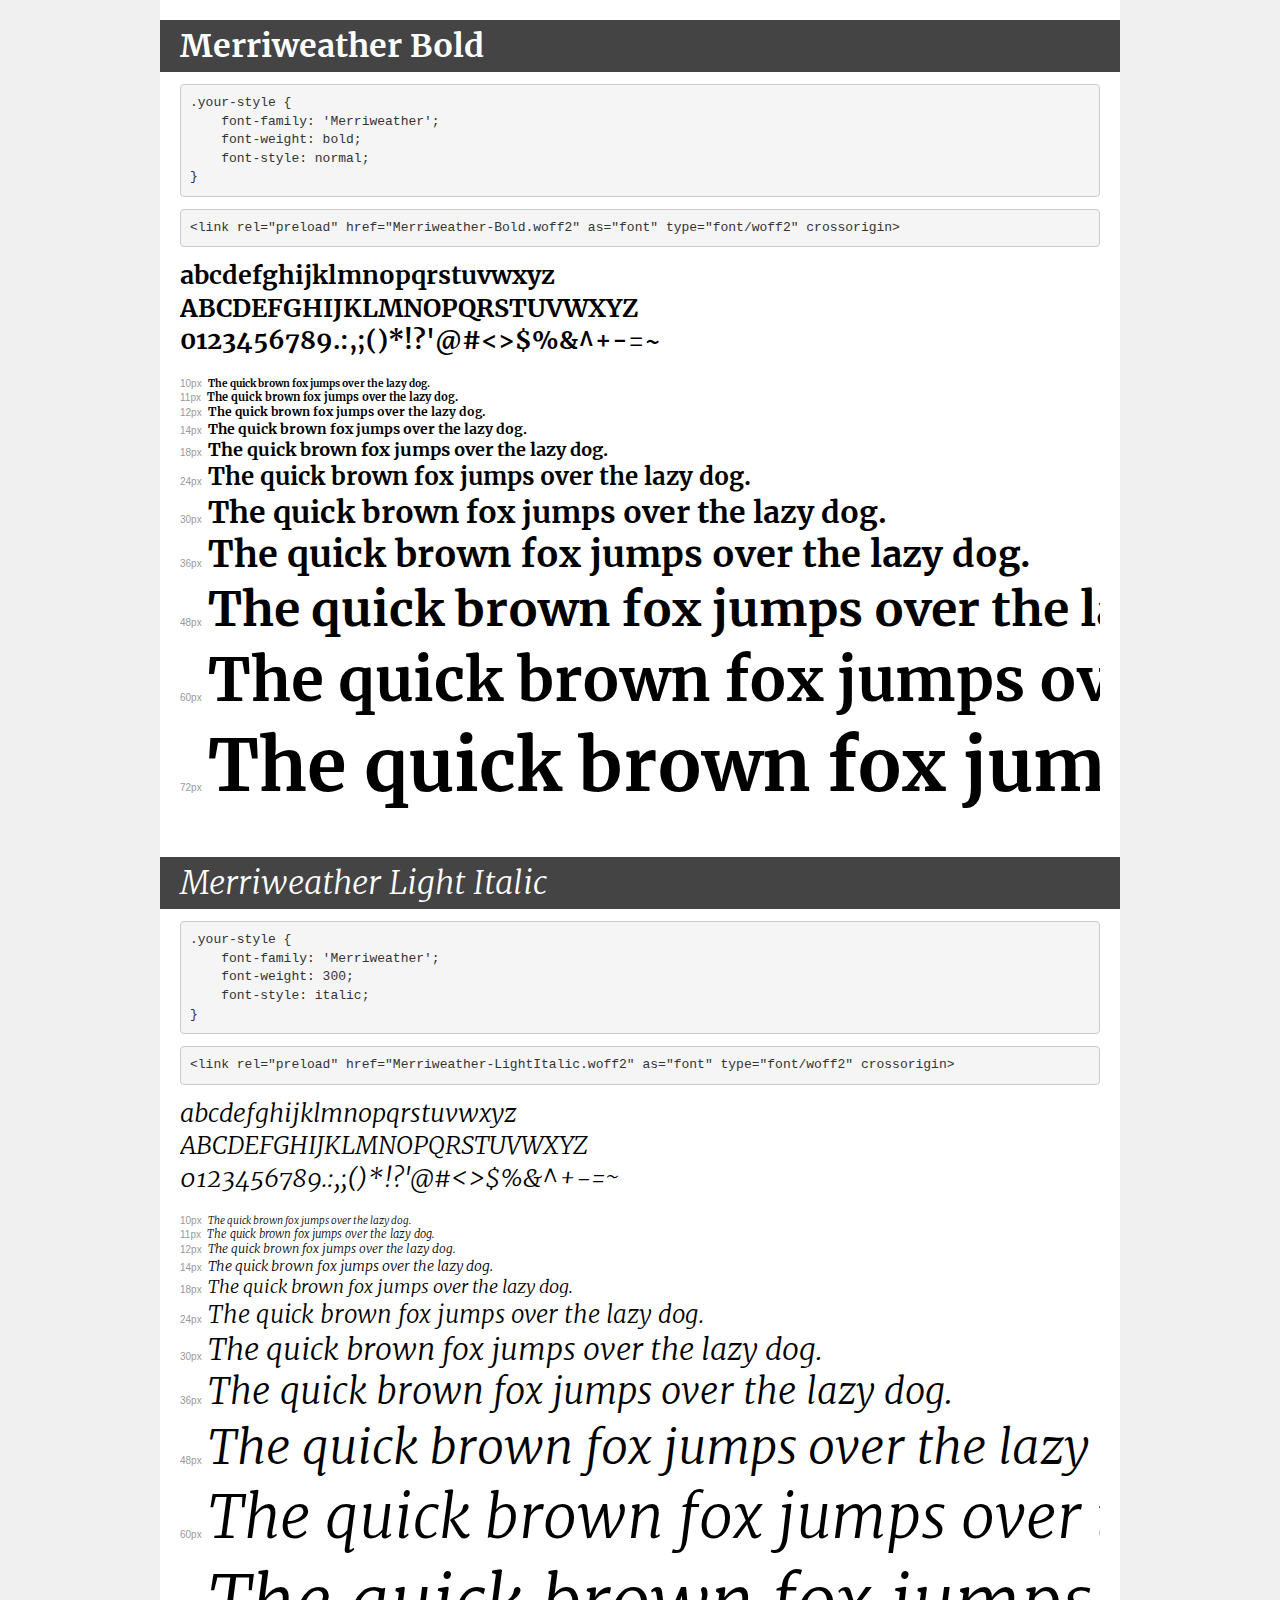
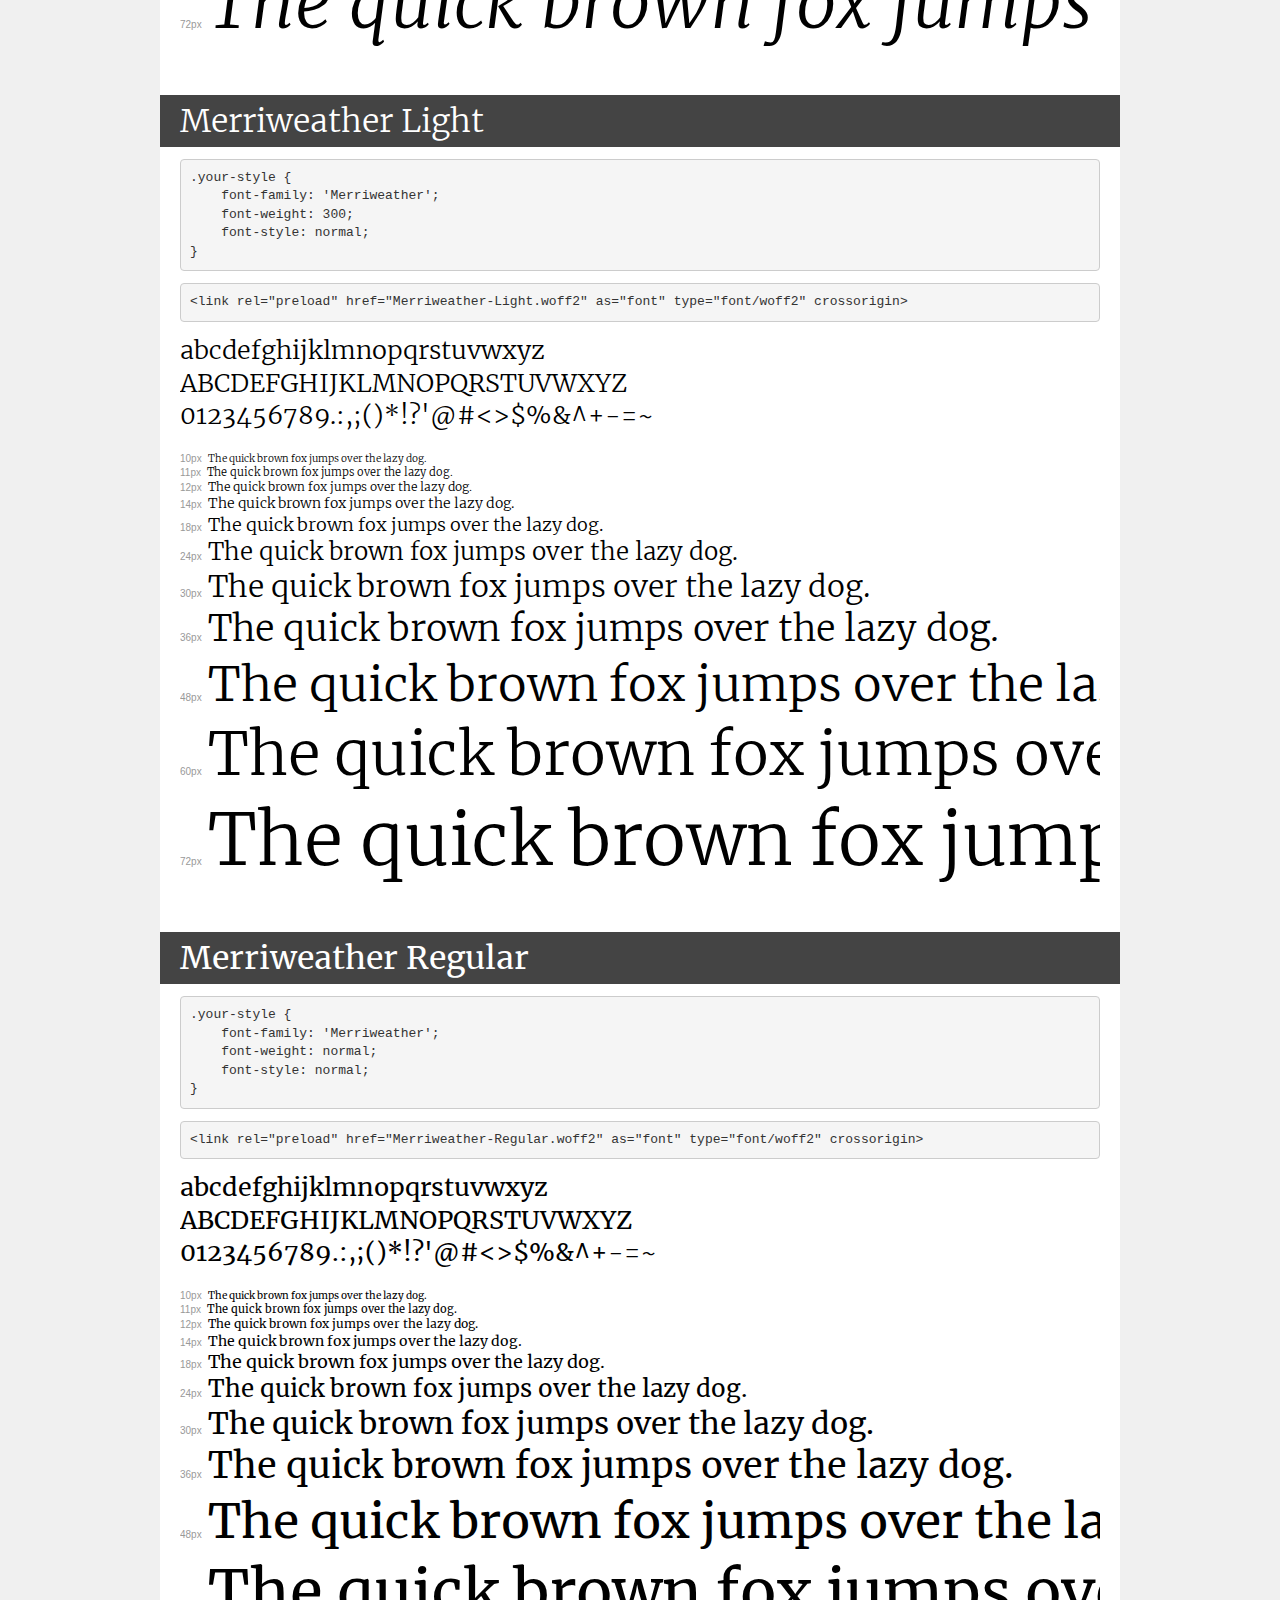
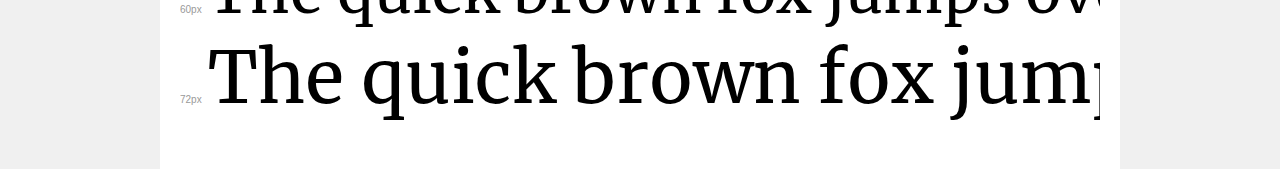
<file: lesson_5/fonts/demo.html>
<!DOCTYPE html>
<html lang="en">
<head>
    <meta charset="utf-8">
    <meta http-equiv="X-UA-Compatible" content="IE=edge">
    <meta name="viewport" content="width=device-width, initial-scale=1">
    <meta name="robots" content="noindex, noarchive">
    <meta name="format-detection" content="telephone=no">
    <title>Transfonter demo</title>
    <link href="stylesheet.css" rel="stylesheet">
    <style>
        /*
        http://meyerweb.com/eric/tools/css/reset/
        v2.0 | 20110126
        License: none (public domain)
        */
        html, body, div, span, applet, object, iframe,
        h1, h2, h3, h4, h5, h6, p, blockquote, pre,
        a, abbr, acronym, address, big, cite, code,
        del, dfn, em, img, ins, kbd, q, s, samp,
        small, strike, strong, sub, sup, tt, var,
        b, u, i, center,
        dl, dt, dd, ol, ul, li,
        fieldset, form, label, legend,
        table, caption, tbody, tfoot, thead, tr, th, td,
        article, aside, canvas, details, embed,
        figure, figcaption, footer, header, hgroup,
        menu, nav, output, ruby, section, summary,
        time, mark, audio, video {
            margin: 0;
            padding: 0;
            border: 0;
            font-size: 100%;
            font: inherit;
            vertical-align: baseline;
        }
        /* HTML5 display-role reset for older browsers */
        article, aside, details, figcaption, figure,
        footer, header, hgroup, menu, nav, section {
            display: block;
        }
        body {
            line-height: 1;
        }
        ol, ul {
            list-style: none;
        }
        blockquote, q {
            quotes: none;
        }
        blockquote:before, blockquote:after,
        q:before, q:after {
            content: '';
            content: none;
        }
        table {
            border-collapse: collapse;
            border-spacing: 0;
        }
        /* demo styles */
        body {
            background: #f0f0f0;
            color: #000;
        }
        .page {
            background: #fff;
            width: 920px;
            margin: 0 auto;
            padding: 20px 20px 0 20px;
            overflow: hidden;
        }
        .font-container {
            overflow-x: auto;
            overflow-y: hidden;
            margin-bottom: 40px;
            line-height: 1.3;
            white-space: nowrap;
            padding-bottom: 5px;
        }
        h1 {
            position: relative;
            background: #444;
            font-size: 32px;
            color: #fff;
            padding: 10px 20px;
            margin: 0 -20px 12px -20px;
        }
        .letters {
            font-size: 25px;
            margin-bottom: 20px;
        }
        .s10:before {
            content: '10px';
        }
        .s11:before {
            content: '11px';
        }
        .s12:before {
            content: '12px';
        }
        .s14:before {
            content: '14px';
        }
        .s18:before {
            content: '18px';
        }
        .s24:before {
            content: '24px';
        }
        .s30:before {
            content: '30px';
        }
        .s36:before {
            content: '36px';
        }
        .s48:before {
            content: '48px';
        }
        .s60:before {
            content: '60px';
        }
        .s72:before {
            content: '72px';
        }
        .s10:before, .s11:before, .s12:before, .s14:before,
        .s18:before, .s24:before, .s30:before, .s36:before,
        .s48:before, .s60:before, .s72:before {
            font-family: Arial, sans-serif;
            font-size: 10px;
            font-weight: normal;
            font-style: normal;
            color: #999;
            padding-right: 6px;
        }
        pre {
            display: block;
            padding: 9px;
            margin: 0 0 12px;
            font-family: Monaco, Menlo, Consolas, "Courier New", monospace;
            font-size: 13px;
            line-height: 1.428571429;
            color: #333;
            font-weight: normal;
            font-style: normal;
            background-color: #f5f5f5;
            border: 1px solid #ccc;
            overflow-x: auto;
            border-radius: 4px;
        }
        /* responsive */
        @media (max-width: 959px) {
            .page {
                width: auto;
                margin: 0;
            }
        }
    </style>
</head>
<body>
<div class="page">
    <div class="demo">
        <h1 style="font-family: 'Merriweather'; font-weight: bold; font-style: normal;">Merriweather Bold</h1>
        <pre title="Usage">.your-style {
    font-family: 'Merriweather';
    font-weight: bold;
    font-style: normal;
}</pre>
        <pre title="Preload (optional)">
&lt;link rel=&quot;preload&quot; href=&quot;Merriweather-Bold.woff2&quot; as=&quot;font&quot; type=&quot;font/woff2&quot; crossorigin&gt;</pre>
        <div class="font-container" style="font-family: 'Merriweather'; font-weight: bold; font-style: normal;">
            <p class="letters">
                abcdefghijklmnopqrstuvwxyz<br>
ABCDEFGHIJKLMNOPQRSTUVWXYZ<br>
                0123456789.:,;()*!?'@#&lt;&gt;$%&^+-=~
            </p>
            <p class="s10" style="font-size: 10px;">The quick brown fox jumps over the lazy dog.</p>
            <p class="s11" style="font-size: 11px;">The quick brown fox jumps over the lazy dog.</p>
            <p class="s12" style="font-size: 12px;">The quick brown fox jumps over the lazy dog.</p>
            <p class="s14" style="font-size: 14px;">The quick brown fox jumps over the lazy dog.</p>
            <p class="s18" style="font-size: 18px;">The quick brown fox jumps over the lazy dog.</p>
            <p class="s24" style="font-size: 24px;">The quick brown fox jumps over the lazy dog.</p>
            <p class="s30" style="font-size: 30px;">The quick brown fox jumps over the lazy dog.</p>
            <p class="s36" style="font-size: 36px;">The quick brown fox jumps over the lazy dog.</p>
            <p class="s48" style="font-size: 48px;">The quick brown fox jumps over the lazy dog.</p>
            <p class="s60" style="font-size: 60px;">The quick brown fox jumps over the lazy dog.</p>
            <p class="s72" style="font-size: 72px;">The quick brown fox jumps over the lazy dog.</p>
        </div>
    </div>

    <div class="demo">
        <h1 style="font-family: 'Merriweather'; font-weight: 300; font-style: italic;">Merriweather Light Italic</h1>
        <pre title="Usage">.your-style {
    font-family: 'Merriweather';
    font-weight: 300;
    font-style: italic;
}</pre>
        <pre title="Preload (optional)">
&lt;link rel=&quot;preload&quot; href=&quot;Merriweather-LightItalic.woff2&quot; as=&quot;font&quot; type=&quot;font/woff2&quot; crossorigin&gt;</pre>
        <div class="font-container" style="font-family: 'Merriweather'; font-weight: 300; font-style: italic;">
            <p class="letters">
                abcdefghijklmnopqrstuvwxyz<br>
ABCDEFGHIJKLMNOPQRSTUVWXYZ<br>
                0123456789.:,;()*!?'@#&lt;&gt;$%&^+-=~
            </p>
            <p class="s10" style="font-size: 10px;">The quick brown fox jumps over the lazy dog.</p>
            <p class="s11" style="font-size: 11px;">The quick brown fox jumps over the lazy dog.</p>
            <p class="s12" style="font-size: 12px;">The quick brown fox jumps over the lazy dog.</p>
            <p class="s14" style="font-size: 14px;">The quick brown fox jumps over the lazy dog.</p>
            <p class="s18" style="font-size: 18px;">The quick brown fox jumps over the lazy dog.</p>
            <p class="s24" style="font-size: 24px;">The quick brown fox jumps over the lazy dog.</p>
            <p class="s30" style="font-size: 30px;">The quick brown fox jumps over the lazy dog.</p>
            <p class="s36" style="font-size: 36px;">The quick brown fox jumps over the lazy dog.</p>
            <p class="s48" style="font-size: 48px;">The quick brown fox jumps over the lazy dog.</p>
            <p class="s60" style="font-size: 60px;">The quick brown fox jumps over the lazy dog.</p>
            <p class="s72" style="font-size: 72px;">The quick brown fox jumps over the lazy dog.</p>
        </div>
    </div>

    <div class="demo">
        <h1 style="font-family: 'Merriweather'; font-weight: 300; font-style: normal;">Merriweather Light</h1>
        <pre title="Usage">.your-style {
    font-family: 'Merriweather';
    font-weight: 300;
    font-style: normal;
}</pre>
        <pre title="Preload (optional)">
&lt;link rel=&quot;preload&quot; href=&quot;Merriweather-Light.woff2&quot; as=&quot;font&quot; type=&quot;font/woff2&quot; crossorigin&gt;</pre>
        <div class="font-container" style="font-family: 'Merriweather'; font-weight: 300; font-style: normal;">
            <p class="letters">
                abcdefghijklmnopqrstuvwxyz<br>
ABCDEFGHIJKLMNOPQRSTUVWXYZ<br>
                0123456789.:,;()*!?'@#&lt;&gt;$%&^+-=~
            </p>
            <p class="s10" style="font-size: 10px;">The quick brown fox jumps over the lazy dog.</p>
            <p class="s11" style="font-size: 11px;">The quick brown fox jumps over the lazy dog.</p>
            <p class="s12" style="font-size: 12px;">The quick brown fox jumps over the lazy dog.</p>
            <p class="s14" style="font-size: 14px;">The quick brown fox jumps over the lazy dog.</p>
            <p class="s18" style="font-size: 18px;">The quick brown fox jumps over the lazy dog.</p>
            <p class="s24" style="font-size: 24px;">The quick brown fox jumps over the lazy dog.</p>
            <p class="s30" style="font-size: 30px;">The quick brown fox jumps over the lazy dog.</p>
            <p class="s36" style="font-size: 36px;">The quick brown fox jumps over the lazy dog.</p>
            <p class="s48" style="font-size: 48px;">The quick brown fox jumps over the lazy dog.</p>
            <p class="s60" style="font-size: 60px;">The quick brown fox jumps over the lazy dog.</p>
            <p class="s72" style="font-size: 72px;">The quick brown fox jumps over the lazy dog.</p>
        </div>
    </div>

    <div class="demo">
        <h1 style="font-family: 'Merriweather'; font-weight: normal; font-style: normal;">Merriweather Regular</h1>
        <pre title="Usage">.your-style {
    font-family: 'Merriweather';
    font-weight: normal;
    font-style: normal;
}</pre>
        <pre title="Preload (optional)">
&lt;link rel=&quot;preload&quot; href=&quot;Merriweather-Regular.woff2&quot; as=&quot;font&quot; type=&quot;font/woff2&quot; crossorigin&gt;</pre>
        <div class="font-container" style="font-family: 'Merriweather'; font-weight: normal; font-style: normal;">
            <p class="letters">
                abcdefghijklmnopqrstuvwxyz<br>
ABCDEFGHIJKLMNOPQRSTUVWXYZ<br>
                0123456789.:,;()*!?'@#&lt;&gt;$%&^+-=~
            </p>
            <p class="s10" style="font-size: 10px;">The quick brown fox jumps over the lazy dog.</p>
            <p class="s11" style="font-size: 11px;">The quick brown fox jumps over the lazy dog.</p>
            <p class="s12" style="font-size: 12px;">The quick brown fox jumps over the lazy dog.</p>
            <p class="s14" style="font-size: 14px;">The quick brown fox jumps over the lazy dog.</p>
            <p class="s18" style="font-size: 18px;">The quick brown fox jumps over the lazy dog.</p>
            <p class="s24" style="font-size: 24px;">The quick brown fox jumps over the lazy dog.</p>
            <p class="s30" style="font-size: 30px;">The quick brown fox jumps over the lazy dog.</p>
            <p class="s36" style="font-size: 36px;">The quick brown fox jumps over the lazy dog.</p>
            <p class="s48" style="font-size: 48px;">The quick brown fox jumps over the lazy dog.</p>
            <p class="s60" style="font-size: 60px;">The quick brown fox jumps over the lazy dog.</p>
            <p class="s72" style="font-size: 72px;">The quick brown fox jumps over the lazy dog.</p>
        </div>
    </div>

</div>
</body>
</html>
</file>
<file: lesson_10/css/style.css>
@import url('https://fonts.googleapis.com/css2?family=Lato:wght@400;700;900&display=swap');
/* ==================Обнулення стилів=================== */
*,
*::before,
*::after {
	margin: 0;
	padding: 0;
	border: none;
	box-sizing: border-box;
}
li {list-style: none;}
a {
	color: inherit; 
	text-decoration: none;
}
img {vertical-align: top;}

h1, h2, h3, h4, h5, h6 {
	font-weight: inherit;
	font-size: inherit;
}
input, button, textarea {
	font-family: inherit;
	font-size: inherit;
}
button {
	cursor: pointer;
	color: inherit;
	background-color: inherit;
}
body {line-height: 1;}

/* =============================================================================== */
body{
	font-family: 'Lato';
	color: #424551;
	line-height: 1.6; 
}
/* ========================= */
[class*="__container"]{
	max-width: 1230px;
	margin: 0 auto;
}
/* =========================== */

.header {
	color: #1E212C;
}

.header__subtitle {
	font-weight: 700;
	line-height: 1.5;
	letter-spacing: 1px;
	text-transform: uppercase;
	margin-bottom: 8px;
}

.header__title {
	font-weight: 900;
	font-size: 46px;
	line-height: 1.3;
}
.header--center{
	text-align: center;
}

/* ============================= */

.block-list p {
	margin: 0 0 24px;
}

.block-list__item li {
	padding: 0 0 0 32px;
}

.block-list__item li::before {
	content: "";
	display: inline-block;
	background: url('../img/icon/point.svg') 0 0 no-repeat;
	width: 16px;
	height: 16px;
	margin: 0 16px 0 -32px;
}

/* ================================ */

.button {
	display: inline-block;
	font-weight: 700;
	font-size: 14px;
	line-height: 3.1;
	text-align: center;
	letter-spacing: 0.5px;
	color: #FFFFFF;
	background: linear-gradient(55.95deg, #FF3F3A 0%, #F75E05 100%);
	border-radius: 4px;
	padding: 0 32px;
}
.button-limpid{
	border: 1px solid #FF3F3A;
	color: #FF3F3A;
	background: #fff; 
	padding: 0 40px;
}
.button-limpid:hover{
	background: linear-gradient(55.95deg, #FF3F3A 0%, #F75E05 100%);
	color: #FFFFFF;
}
/* =============================.hr-statistics======================================== */
/* .header {} */

/* .main {} */

/* .hr-statistics {} */

.hr-statistics__container {
	padding-top: 190px;
}

.hr-statistics__header {
	margin: 0 0 90px;
}

.hr-statistics__image {
	margin: 0 0 60px;
}
.hr-statistics__image img{
	max-width: 100%;
}

.hr-statistics__block {
	margin: 0 0 48px;
}
.hr-statistics__block p:not(:last-child){
	margin: 0 0 24px;
}

.hr-statistics__bold {
	/* задав клас чи краще псевдоелементом "first-child"? */
	font-weight: 700;
	font-size: 20px;
	line-height: 1.5;
	color: #1E212C;
}

.hr-statistics__quote {
	font-weight: 700;
	font-size: 20px;
	line-height: 1.5;
	color: #1E212C;
	margin: 0 0 48px;
	padding-left: 58px;
}
.hr-statistics__quote::before{
	content: "";
	background: url('../img/icon/braces.svg') 0 0 no-repeat;
	display: inline-block;
	width: 28px;
	height: 20px;
	margin: 0 25px 0 -58px;
}
.hr-statistics__list-block {
	margin: 0 0 24px;
}

/* .hr-statistics__text {} */

/* =============================createx==================================== */

.createx__container {
	padding-top: 180px;
}

/* .createx__text {} */

.createx__header {
	margin-bottom: 40px;
}

.createx__list-block {
	margin-bottom: 48px;
}

/* .createx__button {} */

.createx__image img{
	max-width: 100%;
}

/* =================================featured======================================= */

.featured__container {
	padding-top: 180px;
}

.featured__head {
	margin-bottom: 60px;
}

/* .featured__header {} */

/* .featured__button {} */


.featured__items > div:not(:last-child){
	margin: 0 0 30px;
}

/* .featured__item {} */

.featured__item:hover{
	box-shadow: 0px 80px 80px -20px rgba(154, 156, 165, 0.16), 0px 30px 24px -10px rgba(154, 156, 165, 0.1), 0px 12px 10px -6px rgba(154, 156, 165, 0.08), 0px 4px 4px -4px rgba(30, 33, 44, 0.05);
}
/* ================= */
.item {
	border: 1px solid #E5E8ED;
	box-shadow: 0px 80px 80px -20px rgba(154, 156, 165, 0.08), 0px 30px 24px -10px rgba(154, 156, 165, 0.05), 0px 12px 10px -6px rgba(154, 156, 165, 0.04), 0px 4px 4px -4px rgba(30, 33, 44, 0.03);
	border-radius: 4px;
}

.item__body {
	line-height: 1.5; 
}
.item__body > div:not(:last-child){
	margin: 0 0 20px;
}

.item__title {
	display: inline-block;
	font-size: 14px;
	color: #FFFFFF;
	padding: 0 8px;
	background-color: #03CEA4;
	border-radius: 4px;
}
.item__title--blue{
	background-color: #5A87FC;
}
.item__title--orange{
	background-color: #F89828;
}
.item__title--pink{
	background-color: #F52F6E;
}
.item__subtitle {
	font-weight: 700;
	font-size: 20px;
	color: #1E212C;
}

/* .item__price {} */

/* .item__image {} */

.item__image img{
	max-width: 100%;
}
/* ================== */
.price {
	display: flex;
}

.price__value {
	font-weight: 700;
	font-size: 18px;
	color: #FF4242;
	margin-right: 8px;
}
.price__value::before{
	content: "$";
}
.price__name {
	font-size: 18px;
	color: #787A80;
}
.price__name::before{
	content: "";
	display: inline-block;
	height: 16px;
	width: 1px;
	background-color: #787A80;
	margin-right: 8px;
}

/* ================================benefits======================================== */

.benefits__container {
	padding: 180px 0 120px 0;
}

.benefits__header {
	margin: 0 0 60px;
}

.benefits__tabs {
	margin: 0 0 60px;
}

/* .tabs-benefits {} */

.tabs-benefits__item {
	max-width: 307px;
	text-align: center;
	padding: 10px 0;
}
.tabs-benefits__item:hover {
	color: #FF3F3A;
	border: 1px solid #FF3F3A;
	border-radius: 4px;

}
.tabs-benefits__icon {
	display: inline-block;
	margin-right: 9px;
	line-height: 1;
}

.tabs-benefits__text {
	display: inline-block;
	font-weight: 700;
	line-height: 1.6;
	color: #9A9CA5;
}
.tabs-benefits__text:hover {
	color: #FF3F3A;
}
/* 
.benefits__body {}

.benefits__article {}

.article-benefits {} */

.article-benefits > *:not(:last-child){
	margin: 0 0 24px;
}

.article-benefits__title {
	font-weight: 900;
	font-size: 32px;
	line-height: 1.3;
	color: #1E212C;
}

/* .article-benefits__text {} */

.benefits__image img{
	max-width: 100%;
}
</file>
<file: lesson_11/css/style.css>
@import url('https://fonts.googleapis.com/css2?family=Lato:wght@400;700;900&display=swap');
/* ==================Обнулення стилів=================== */
*,
*::before,
*::after {
	margin: 0;
	padding: 0;
	border: none;
	box-sizing: border-box;
}
li {list-style: none;}
a {
	color: inherit; 
	text-decoration: none;
}
img {vertical-align: top;}

h1, h2, h3, h4, h5, h6 {
	font-weight: inherit;
	font-size: inherit;
}
input, button, textarea {
	font-family: inherit;
	font-size: inherit;
}
button {
	cursor: pointer;
	color: inherit;
	background-color: inherit;
}
body {line-height: 1;}

/* =============================================================================== */

/* ========================= */
[class*="__container"]{
	max-width: 1230px;
	margin: 0 auto;
}
/* =========================== */
.main{
	background: url('../img/im.jpg') 0 0 / cover no-repeat;
}
.himars__container{
	position: relative;
	padding-top: 550px;
}
.himars__mlrs{
	position: relative;
	top: 90px;
	left: 35px;	
}
.himars__mlrs:active .mlrs__rocket{
	left: 1000px;
	top: 20px;
	transition: all 2s ease 0s;
}
.mlrs__rocket {
	display: inline-block;
	position: relative;
	top: 100px;
	left: -400px;
	transform-origin: 0 0;
	transform: rotate(-8deg);
	z-index: -1;
}
.mlrs__image{
	display: inline-block;
	position: relative;
	z-index: 5;
}
.mlrs__image:hover{
	transform-origin: 45px 179px;
	transform: rotate(-30deg);
	transition: transform 1s ease 0s;
}
.mlrs__image::before {
	content: "";
	width: 24px;
	height: 50px;
	display: inline-block;
	background-color: #54583B;
	position: absolute;
	top: 140px;
	left: 320px;
	border-radius: 6px;
	z-index: -1;
}
.mlrs__image:hover::before{
	height: 200px;
	transform-origin: 0 0;
	transform: rotate(12deg);
	transition: transform 1s ease 0s, height 0.9s ease 0s ;
}
.mlrs__image::after {
	content: "";
	background: url('../img/support.png') 0 0 no-repeat;
	display: inline-block;
	width: 145px;
	height: 90px;
	position: absolute;
	top: -10px;
	left: 470px;
}
.mlrs__hoist{
	position: relative;
	bottom: 69px;
	left: 40px;
	z-index: 1;
}

.himars__frame{
	position: relative;
}
.frame__image {
	/* width: 450px; */
	position: relative; 
	top: 10px;
	left: 2px;
	z-index: 2;
}
.frame__image::after{
	content: "";
	background: url('../img/battery.png') 0 0 no-repeat;
	width: 135px;
	height: 80px;
	display: inline-block;
	position: absolute;
	top: 5px;
	left: 444px;
}
.frame__box-1{
	position: absolute;
	top: -80px;
	left: 564px;
}
.frame__box-2{
	position: absolute;
	top: -126px;
	left: 657px;
}
.frame__gas-tank{
	position: absolute;
	top: 30px;
	left: 580px;
}

.frame__wheel{
	position: relative;
}
.wheel__1{
	position: absolute;
	top: -54px;
	left: 83px;
}
.wheel__2{
	position: absolute;
	top: -54px;
	left: 265px;
}

.himars__cabin {
	display: inline-block;
	position: relative;
	left: 646px;
	top: -275px;
	
}
.cabin__image{
	display: inline-block;
	position: relative;
	left: 100px;
	max-width: 300px;
}
.cabin__image::before{
	content: "";
	background: url('../img/radar.png') 0 0 no-repeat;
	display: inline-block;
	position: absolute;
	top: -110px;
	left: -100px;
	width: 118px;
	height: 174px;
}
.cabin__image::after {
	content: "";
	background: url('../img/wing.png') 0 0 no-repeat;
	display: inline-block;
	position: absolute;
	top: 162px;
	left: -12px;
	width: 255px;
	height: 122px;
}
.cabin__wheel{
	display: inline-block;
	position: relative;
	top: 208px;
	left: -147px;
}
</file>
<file: lesson_12/css/style.css>
@import url('https://fonts.googleapis.com/css2?family=Lato:wght@400;700;900&display=swap');
/* ==================Обнулення стилів=================== */
*,
*::before,
*::after {
	margin: 0;
	padding: 0;
	border: none;
	box-sizing: border-box;
}
li {list-style: none;}
a {
	color: inherit; 
	text-decoration: none;
}
img {vertical-align: top;}

h1, h2, h3, h4, h5, h6 {
	font-weight: inherit;
	font-size: inherit;
}
input, button, textarea {
	font-family: inherit;
	font-size: inherit;
}
button {
	cursor: pointer;
	color: inherit;
	background-color: inherit;
}
body {line-height: 1;}
html,
body {
	height: 100%;
}

/* =============================================================================== */

/* ========================= */

[class*="__container"]{
	max-width: 1200px;
	margin: 0 auto;
}
[class*="__item"]:hover {
	transform: translate(10px, 0) scale(1.2, 1.2);
	z-index: 5;
}
/* =========================== */
.himars {
	background: url('../img/im.jpg') 100% 50% / cover no-repeat;
	height: 1000px;
}

.himars__container{
	position: relative;
}
.himars__car {
	position: absolute;
	top: 580px;
	left: -0px;
}
.car-himars{
	position: relative;
}

/* ============================================= */
.car-himars__mlrs {
	position: absolute;
	top: 0px;
	left: 26px;
	width: 600px;
	height: 216px;
}
.car-himars__mlrs:hover .mlrs__body{
	transform: rotate(334deg);
	transform-origin: 48px 187px;
}
.car-himars__mlrs:active .mlrs__item-2 {
	top: 0px;
	left: 1075px;
	transform: rotate(360deg);
	transition: all 1.2s ease 0s;
	z-index: 5;
}
/* .mlrs {} */

.mlrs__body {
	position: relative;
}

.mlrs__item-1 {
	position: absolute;
	top: -11px;
	left: 468px;
}
.mlrs__item-1:hover{
	transform: translate(0, 0) scale(1, 1);
}
.mlrs__item-2 {
	position: absolute;
	top: 94px;
	left: 175px;
	transform: rotate(352deg);
}
.mlrs__item-3:hover {
	transform: translate(0, 0) scale(1, 1);
}
.mlrs__item-3 {
	position: absolute;
}
.mlrs__item-3:hover {
	transform: translate(0, 0) scale(1, 1);
}
/* =============================================== */
.car-himars__hoist {
	position: absolute;
	top: 148px;
	left: 66px;
}
.car-himars__hoist:hover {
	transform: translate(10px, 0) scale(1.2, 1.2);
	z-index: 5;
}
.car-himars__hoist:active{
	transform: translate(10%, -10%) rotate(90deg) scale(2);
}
.car-himars__frame {
	position: absolute;
	top: 216px;
	left: 0;
}
.car-himars__frame:hover {
	transform: translate(10px, 0) scale(1.2, 1.2);
	z-index: 5;
}
.car-himars__frame:active{
	transform: translate(20%, 20%) rotate(-180deg) scale(3);
}
/* ================================================ */
.car-himars__boxes {
	position: absolute;
	top: 153px;
	left: 546px;
	z-index: 2;
}

/* .box {} */

.box__body {
	position: relative;
}

.box__item-1 {
	position: absolute;
	top: -14px;
	left: 24px;
}

.box__item-2 {
	position: absolute;
	top: -60px;
	left: 119px;
}

.box__item-3 {
	position: absolute;
	top: 68px;
	left: -101px;
}

.box__item-4 {
	position: absolute;
	top: 84px;
	left: 42px;
}

/* ================================================= */
.car-himars__cabin {
	position: absolute;
	top: 38px;
	left: 750px;
}

/* .cabin {} */
.cabin__body {
	position: relative;
}
.cabin__body::before{
	content: "";
	background: url('../img/radar.png') 0 0 no-repeat;
	position: absolute;
	top: -110px;
	left: -94px;
	width: 125px;
	height: 175px;
	z-index: 2;
}
.cabin__body:hover::before {
	transform: translate(10px, 0) scale(1.2, 1.2);
	z-index: 5;
}
.cabin__item-1 {
	position: absolute;
	top: 0;
	left: 0;
}

.cabin__item-2 {
	position: absolute;
	top: 161px;
	left: -13px;
}

/* ====================================================== */
.car-himars__wheels {
	position: absolute;
	top: 245px;
	left: 84px;
}

/* .wheel {} */

.wheel__body {
	position: relative;
}

.wheel__item-1 {
	position: absolute;
	top: 0;
	left: 0;
}

.wheel__item-2 {
	position: absolute;
	top: 0;
	left: 183px;
}

.wheel__item-3 {
	position: absolute;
	top: 0;
	left: 678px;
}
/* ================================================= */
</file>
<file: lesson_16/css/style.css>
@import url("https://fonts.googleapis.com/css?family=Lato:regular,700,900&display=swap");

body{
	/* Значення за замовченням */
	font-family: "Lato";
	color: #424551;
	/* font-size: 16px; */
}

.wrapper{
	overflow: hidden;
	min-height: 100%;
	position: relative;

	display: flex;
	flex-direction: column;
}
.wrapper > main{
	flex-grow: 1;
}
/* ============================ */

/* Обмежуючий контейнер */
[class*="__container"]{
	max-width: 1260px;
	margin: 0 auto;
	padding-left: 15px;
	padding-right: 15px;
}
/* ============================ */

.caption {
	color: #1E212C;
}
.caption__sub-title {
	font-weight: 700;
	line-height: 1.5;
	letter-spacing: 1px;
	text-transform: uppercase;
	margin-bottom: 8px;
}
.caption__title {
	font-weight: 900;
	font-size: 46px;
	line-height: 1.3;
}
.caption--centr {
	text-align: center;
}
/* ======================== */

.feedback {}
.feedback__container {
	display: flex;
	padding: 180px 0;
	flex-direction: row-reverse;
	align-items: center;
}
.feedback__form {
	flex-basis: 57%;
}
.feedback__image {
	flex-basis: 43%;
	padding-right: 15px;
}
.feedback__image img{
	max-width: 100%;
}

.form-feedback {}
.form-feedback__caption {
	margin-bottom: 40px;
}
.form-feedback__body {
	display: flex;
	flex-wrap: wrap;
	row-gap: 24px;
	justify-content: space-between;
}

.body-form {}
.body-form__item {
	flex-basis: 48%;
}
.body-form__item label{
	display: inline-block;
	margin-bottom: 8px;
}
.body-form__item input{
	width: 100%;
	height: 52px;
	padding: 0 16px;
	border: 1px solid #D7DADD;
	border-radius: 4px;
}
.body-form__item input:focus,
.body-form__item textarea:focus{
	outline: none;
	border: 1px solid rgba(255, 63, 58, 0.4);
	box-shadow: 0px 80px 80px -20px rgba(255, 63, 58, 0.08), 0px 30px 24px -10px rgba(255, 63, 58, 0.05), 0px 12px 10px -6px rgba(255, 63, 58, 0.04), 0px 4px 4px -4px rgba(30, 33, 44, 0.03);
	border-radius: 4px;
}
.body-form__item input::placeholder,
.body-form__item textarea::placeholder{
	color: #9A9CA5;
}
.body-form__item textarea{
	width: 100%;
	border: 1px solid #D7DADD;
	border-radius: 4px;
	min-height: 128px;
	max-height: 400px;
	resize: vertical;
	padding: 13px 16px;
}
.body-form__item-1 {}
.body-form__item-2 {}
.body-form__item-3 {}
.body-form__item-4 {}
.body-form__item-5 {
	flex: 0 1 100%;
}
.body-form__item-6 {
	position: relative;
}
.body-form__item-6 input{
	position: absolute;
	width: 0;
	height: 0;
	opacity: 0;
}
.body-form__item-6__input:checked + .body-form__item-6__label::before{
	background: #FF3F3A url('../img/icon/check.svg') center / 70% no-repeat;
	border: 1px solid #FF3F3A;
}
.body-form__item-6__input:focus + .body-form__item-6__label::before {
	border: 1px solid rgba(255, 63, 58, 0.4);
	box-shadow: 0px 80px 80px -20px rgba(255, 63, 58, 0.08), 0px 30px 24px -10px rgba(255, 63, 58, 0.05), 0px 12px 10px -6px rgba(255, 63, 58, 0.04), 0px 4px 4px -4px rgba(30, 33, 44, 0.03);
	border-radius: 4px;
}
.body-form__item-6 label{
	cursor: pointer;
	display: inline-flex;
	gap: 12px;
}
.body-form__item-6__label::before{
	content: "";
	position: relative;
	top: 5px;
	left: 0;
	flex: 0 0 16px;
	width: 16px;
	height: 16px;
	border: 1px solid #B3B7BC;
	border-radius: 3px;
}
.body-form__item-6 span{
	line-height: 1.6;
}
.body-form__item-7 {}
.body-form__item-7 button{
	text-align: center;
	width: 100%;
	background: linear-gradient(55.95deg, #FF3F3A 0%, #F75E05 100%);
	border-radius: 4px;
	letter-spacing: 0.5px;
	color: #FFFFFF;
	line-height: 1.2;
	padding: 17px 0;
}
.body-form__item-7 button:focus{
	outline: none;
	transform: scale(1.02);
}
/* ===================================================================== */


.practic {
	padding-bottom: 20px;
}
.practic__container {}
.practic__form {
	max-width: 500px;
	margin: 0 auto;
}

.form {}
.form__line {
	display: flex;
	flex-direction: column;
	row-gap: 10px; 
	position: relative;
}
.form__line:not(:last-child){
	margin-bottom: 20px;
}
.form__input{
	order: 2;
	height: 40px;
	border: 1px dotted #9A9CA5;
	border-radius: 0 20px 0 20px;
	overflow: hidden;
}
.form__input:focus{
	outline: none;
	border: 1px dotted #e40e0e;
}
.form__label{
	order: 1;
}
/* ==================== */
.input-checkbox{
	position: absolute;
	width: 0;
	height: 0;
	opacity: 0;
}
.label-checkbox{
	display: inline-flex;
	cursor: pointer;
	column-gap: 10px;
	align-self: flex-start;
}
.label-checkbox::before {
	content: "";
	flex: 0 0 16px; 
	width: 16px;
	height: 16px;
	border: 1px solid #B3B7BC;
	border-radius: 3px;
}
.input-checkbox:checked + .label-checkbox::before{
	background: #FF3F3A url('../img/icon/check.svg') center / 90% no-repeat;
	border: 1px solid #FF3F3A;
}
/* ======================= */
.input-radio{
	position: absolute;
	width: 0;
	height: 0;
	opacity: 0;
}
.label-radio{
	cursor: pointer;
	display: inline-flex;
	column-gap: 10px;
	align-self: flex-start;
}
.label-radio::before{
	content: "";
	flex: 0 0 16px;
	width: 16px;
	height: 16px;
	border-radius: 50%;
	border: 1px solid #B3B7BC;
}

.input-radio:checked + .label-radio::before{
	border: 1px solid #FF3F3A;
}
.input-radio:checked + .label-radio::after{
	content: "";
	position: absolute;
	top: 4px;
	left: 4px;
	width: 8px;
	height: 8px;
	border-radius: 50%;
	background-color: #FF3F3A;
}
/* ======================== */
.form__button-1:not(:last-child) {
	margin-right: 30px;
}
.form__button-2 {}

.button {
	background: linear-gradient(55.95deg, #FF3F3A 0%, #F75E05 100%);
	letter-spacing: 0.5px;
	color: #FFFFFF;
	border-radius: 4px;
	line-height: 1.2;
	padding: 16px 40px;
}
.form__text{
	margin-bottom: 10px;
}
</file>
<file: lesson_17/css/style.css>
@import url('https://fonts.googleapis.com/css2?family=Lato:wght@400;700;900&display=swap');
body{
	/* Значення за замовченням */
	font-family: 'Lato';
	color: #424551;
	line-height: 1.6;
	font-size: 16px; 
}

.wrapper{
	overflow: hidden;
	min-height: 100%;
	position: relative;

	display: flex;
	flex-direction: column;
}
.wrapper > main{
	flex-grow: 1;
}
/* ============================ */

/* Обмежуючий контейнер */
[class*="__container"] {
	max-width: 1260px;
	margin: 0 auto;
	padding-left: 15px;
	padding-right: 15px;
}


/* ============================= */
.button {
	padding: 16px 40px;
	letter-spacing: 0.5px;
	line-height: 1.2;
	font-weight: 700;
	color: #fff;
	background: linear-gradient(55.95deg, #FF3F3A 0%, #F75E05 100%);
	border-radius: 4px;
	opacity: 1;
	transition: opacity 0.3s ease 0s;
}
.button:hover{
	opacity: 0.7;
}
.button--border{
	background: inherit;
	color: #FF3F3A;
	border: 1px solid #FF3F3A;
	transition: all 0.3s ease 0s;
}
.button--border:hover{
	background: #F75E05;
	color: #fff;
}
@media (max-width: 600px){
	.button{
		padding: 10px 15px;
	}
}
/* ============================= */

.header {
	padding-top: 5px;
	position: absolute;
	z-index: 10;
	top: 0;
	left: 0;
	width: 100%;
}
.header__container {
	position: relative;
	display: flex;
	column-gap: 10px;
	align-items: center;
}
@media (max-width: 350px){
	.header__container{
		font-size: 14px;
	}
}
.header__logo {
	flex-basis: 40%;
	flex-shrink: 1;
}
.header__logo img {
	max-width: 100%;
}
.header__menu {}
.header__authorization {
	text-align: right;
	flex-basis: 60%;
	flex-shrink: 0;
}
.header__button {
	display: inline-block;
}
.header__account {}

@media (max-width: 499.98px){
	.header__account:not(:last-child) {
		margin-bottom: 10px;
	}
}
.header__account::before{
	content: "";
	background: url('../img/icon/person.svg') center no-repeat;
	width: 18px;
	height: 18px;
	display: inline-block;
	margin-right: 10px;
	position: relative;
	top: 3px;	
	left: 0;
}

.menu {
	position: absolute;
	top: 80px;
	left: 15px;
	display: flex;
	column-gap: 30px;
	row-gap: 5px;
	flex-wrap: wrap; 
}
.menu__item {}
.menu__link {}

@media (min-width: 500px) {
	.header__authorization {
		display: flex;
		align-items: center;
		column-gap: 15px;
		flex-basis: auto;
	}
	.header__account {
		order: 2;
	}
	.header__button{
		order: 1;
	}
	.header__logo {
		flex-basis: 130px;
		flex-shrink: 0;
	}
	.header__container {
		justify-content: space-between;
	}
	.menu{
		top: 50px;
	}
}
@media (min-width: 900px){
	.menu{
		position: static;
	}
	.header__container{
		column-gap: 40px;
		min-height: 92px; 
	}
}
@media (min-width: 1024px){
	.header__container{
		position: static;
		justify-content: start;
		column-gap: 60px;
	}
	.menu{
		column-gap: 36px;
		width: 100%;
	}
	.header{
		padding: 0;
	}
	.header__authorization{
		column-gap: 36px;
	}
	.menu__link{
		position: relative;
	}
	.menu__link::before{
		content: "";
		position: absolute;
		bottom: 0;
		left: 0;
		width: 100%;
		height: 1px;
		background-color: #000000;
		opacity: 0;
		transition: opacity 0.3s ease 0s;
	}
	.menu__link:hover::before{
		opacity: 1;	
	}
	.header__account span{
		position: relative;
	}
	.header__account span::after{
		content: "";
		position: absolute;
		bottom: 0;
		left: 0;
		width: 100%;
		height: 1px;
		background-color: #000000;
		opacity: 0;
		transition: opacity 0.3s ease 0s;
	}
	.header__account span:hover::after{
		opacity: 1;
	}

}
/* ================================================================== */
.premier {
	position: relative;
	background: linear-gradient(55.95deg, rgba(255, 64, 58, 0.2) 0%, rgba(247, 94, 5, 0.2) 100%);
	padding: 170px 0 50px;
}
.premier__container {
	position: relative;
	z-index: 5;
}
.premier__body {
	margin-bottom: 30px;
}
.premier__image {
	margin-bottom: 30px;
}
.premier__image img {
	max-width: 100%;
}

.body-premier {}
.body-premier__video {
	display: inline-flex;
	align-items: center;
	font-weight: 700;
	font-size: 14px;
	line-height: 1.5;
	color: #1E212C;
	margin-bottom: 18px;
}
.body-premier__video::before{
	content: "";
	background: #FF3F3A url('../img/icon/play.svg') 55% 50% no-repeat;
	width: 52px;
	height: 52px;
	flex-basis: 52px;
	flex-shrink: 0;
	border-radius: 50%;
	margin-right: 16px;
}
.body-premier__title {
	font-weight: 900;
	font-size: 34px;
	line-height: 1.3;
	letter-spacing: 1px;
	color: #1E212C;
}
.body-premier__title:not(:last-child){
	margin-bottom: 15px;
}

.body-premier__buttons {
	display: flex;
	column-gap: 16px;
	justify-content: flex-end;
}
.body-premier__button {}
.body-premier__statistics {}

.statistics {
	display: flex;
	flex-direction: column;
	align-items: center;
	row-gap: 5px;
	color: #1E212C;
}
.statistics__item{
	display: flex;
	align-items: center;
	column-gap: 12px;
	justify-content: center;
}
.statistics__value {
	font-weight: 900;
	font-size: 24px;
	line-height: 1.3;
}
.statistics__text {
	font-size: 14px;
}
.statistics__decor {
	width: 8px;
	height: 8px;
	background: #FF3F3A;
	border-radius: 50%;
}
@media (min-width: 500px){
	.statistics__item{
		flex-direction: column;
	}
	.statistics{
		flex-direction: row;
		flex-wrap: wrap;
		justify-content: space-between;
		column-gap: 10px;
	}
}
@media (min-width: 650px){
	.premier__image{
		text-align: center;
	}
	.body-premier__buttons{
		justify-content: start;
	}
}
@media (min-width: 800px){
	.premier__container {
		display: flex;
		flex-wrap: wrap;
		row-gap: 80px;
	}
	.body-premier__statistics {
		flex-basis: 100%;
		flex-grow: 1;
	}
	.premier__body {
		padding-right: 15px;
		flex-grow: 1;
		flex-basis: 50%;
		margin-bottom: 0;
	}
	.premier__image {
		flex-grow: 0;
		flex-basis: 50%;
		margin-bottom: 0;
	}
	.body-premier__title:not(:last-child) {
		margin-bottom: 30px;
	}
	.statistics__value {
		font-weight: 900;
		font-size: 46px;
	}
	.statistics__text {
		font-size: 16px;
	}
}
@media (min-width: 910px){
	.body-premier__title{
		font-size: 48px;
	}
}
@media (min-width: 1024px){
	.premier{
		padding: 200px 0 80px;
	}
	.body-premier__title{
		font-size: 64px;
		max-width: 550px;
		margin-bottom: 60px;
	}
	.premier__container{
		row-gap: 189px;
	}
	.body-premier__video{
		position: relative;
		margin-bottom: 24px;
	}
	.body-premier__video::after{
		content: "";
		position: absolute;
		top: 0;
		left: 0;
		width: 52px;
		height: 52px;
		border-radius: 50%;
		background: #FF3F3A;
		opacity: 0.12;
		animation-name: pulse;
		animation-timing-function: ease;
		animation-duration: 1s;
		animation-direction: alternate;
		animation-iteration-count: infinite;

	}
	@keyframes pulse {
		0%{
			transform: scale(1);
		}
		100%{
			transform: scale(1.62);
		}
	}
	.body-premier__video:hover:after{
		animation-play-state: paused;
	}

	.body-premier__title:not(:last-child) {
		margin-bottom: 60px;
	}
	.statistics__item {
		flex-direction: row;
	}
	.premier__image {
		text-align: left;
	}
	.premier__image img{
		transform: translate(8%, 0);
	}
}
/* ===================== */
.premier__decor-1 {
	position: absolute;
	z-index: 1;
	top: calc((133 / 1080) * 100% );
	left: calc((82 / 1920) * 100%);
}
.premier__decor-2 {
	position: absolute;
	z-index: 1;
	bottom: calc((-100 / 1080) * 100%);
	left: calc((-112 / 1920) * 100%);
}
.premier__decor-3 {
	position: absolute;
	z-index: 1;
	top: calc((487 / 1080) * 100%);
	left: calc((782 / 1920) * 100%);
}
.premier__decor-4 {
	position: absolute;
	z-index: 1;
	bottom: calc((261 / 1080) * 100%);
	left: calc((733 / 1920) * 100%);
}
.premier__decor-5 {
	position: absolute;
	z-index: 1;
	bottom: calc((194 / 1080) * 100%);
	right: calc((-30 / 1920) * 100%);
}
.premier__decor-6 {
	position: absolute;
	z-index: 1;
	top: calc((-22 / 1080) * 100%);
	right: calc((119 / 1920) * 100%);
	transform: rotate(135deg);
}
/* ================================================================= */
/* ====================== */
.heading {
	color: #1E212C;
}
.heading__sub-title {
	letter-spacing: 1px;
	text-transform: uppercase;
	font-weight: 700;
	font-size: 16px;
	line-height: 1.5;
}
.heading__sub-title:not(:last-child){
	margin-bottom: 8px;
}
.heading__title {}
[class*="__title"]{
	font-weight: 900;
	font-size: 46px;
	line-height: 1.3;
	color: #1E212C;
}
@media (max-width: 350px){
	[class*="__title"] {
		font-size: 28px;
	}
	.heading__sub-title{
		font-size: 14px;
	}
}
/* ====================== */
.title {}
/* ======================= */
.list {}
.list__item {
	position: relative;
	padding-left: 32px;
}
.list__item::before {
	content: "";
	background: url('../img/icon/check.svg') 0 0 no-repeat;
	position: absolute;
	top: 5px;
	left: 0;
	width: 16px;
	height: 16px;
}
@media (max-width: 450px){
	.list__item::before {
		top: 3px;
	}
}
/* ======================= */
.why-createx{
	position: relative;
	padding: 70px 0 30px;
}
.why-createx__container {
	position: relative;
	z-index: 4;
}
.why-createx__body {
	margin-bottom: 20px;
}
.why-createx__image {}
.why-createx__image img {
	max-width: 100%;
}

.body-createx {}
.body-createx__heading {
	margin-bottom: 25px;
}
.body-createx__list {
	font-size: 14px;
	margin-bottom: 30px;
}
.body-createx__button {
	display: inline-flex;
}
@media (min-width: 450px){
	.body-createx__list{
		font-size: 16px;
	}
}
@media (min-width: 700px){
	.why-createx__image{
		text-align: center;
	}
}
@media (min-width: 800px){
	.why-createx__container {
		display: flex;
	}
	.why-createx__body {
		order: 2;
		flex-basis: 50%;
		padding-left: 70px;
	}
	.why-createx__image {
		order: 1;
		flex-basis: 50%;
	}
}
@media (min-width: 1024px){
	.why-createx__body {
		flex-basis: 41%;
	}
	.why-createx__image {
		order: 1;
		flex-basis: 59%;
	}
}
@media (min-width: 1024px){
	.why-createx {
		padding: 180px 0 90px;
	}
	.body-createx__heading {
		margin-bottom: 40px;
	}
	.body-createx__list {
		margin-bottom: 48px;
	}
}
@media (min-width: 1124px){
	.why-createx__body {
		padding-left: 135px;
	}
}
.why-createx__decor-1 {
	position: absolute;
	top: 29%;
	left: -6%;
	z-index: 1;
}
.why-createx__decor-2 {
	position: absolute;
	bottom: 13%;
	right: -8%;
	z-index: 1;
}
/* ================================================================== */

.featured {
	padding: 40px 0;
}
.featured__container {}
.featured__block {
	margin-bottom: 24px;
}
.featured__heading {
	margin-bottom: 20px;
}
.featured__button {
	display: inline-block;
}

.featured__card {}

.card-featured {}
.card-featured__item {
	border: 1px solid #E5E8ED;
	box-shadow: 0px 80px 80px -20px rgba(154, 156, 165, 0.08), 0px 30px 24px -10px rgba(154, 156, 165, 0.05), 0px 12px 10px -6px rgba(154, 156, 165, 0.04), 0px 4px 4px -4px rgba(30, 33, 44, 0.03);
	border-radius: 4px;
}
.card-featured__item:not(:last-child){
	margin-bottom: 20px;
}
.card-featured__image {
	position: relative;
	padding-bottom: 61.5%;
}
.card-featured__image img {
	width: 100%;
	height: 100%;
	position: absolute;
	top: 0;
	left: 0;
	object-fit: cover;
	object-position: 0 0;
}
.card-featured__body {
	padding: 18px;
}
.card-featured__body > div:not(:last-child){
	margin-bottom: 16px;
}

.body-featured {}
.body-featured__sub-title {
	display: inline-block;
	padding: 1px 8px;
	background-color: #03CEA4;
	border-radius: 4px;
	font-size: 14px;
	line-height: 1.5;
	color: #FFFFFF;
}
.body-featured__sub-title--blue{
	background-color: #5A87FC;
}
.body-featured__sub-title--orange{
	background-color: #F89828;
}
.body-featured__sub-title--pink {
	background-color: #F52F6E;
}
.body-featured__subject {
	font-weight: 700;
	font-size: 20px;
	line-height: 1.5;
	color: #1E212C;
}
.body-featured__info {
	display: flex;
	column-gap: 8px;
	align-items: center;
}
.body-featured__price {
	font-weight: 700;
	font-size: 18px;
	line-height: 1.5;
	color: #FF4242;
}
.body-featured__speaker {
	font-size: 18px;
	display: flex;
	align-items: center;
	column-gap: 8px;
	line-height: 1.5;
	color: #787A80;
}
.body-featured__speaker::before{
	content: "";
	width: 1.5px;
	height: 16px;
	flex-basis: 1.5px;
	flex-shrink: 0;
	background-color: #787A80;
}
@media (min-width: 540px){
	.featured__card {
		display: flex;
		justify-content: space-between;
		flex-wrap: wrap;
		row-gap: 30px;
	}
	.card-featured__item{
		flex-basis: 49%;
	}
	.card-featured__item:not(:last-child) {
		margin-bottom: 0px;
	}
}
@media (min-width: 680px){
	.featured__block {
		display: flex;
		margin-bottom: 40px;
		align-items: flex-end;
		justify-content: space-between;
	}
	.featured__heading {
		margin-bottom: 0px;
	}
	.featured__button {
		flex-shrink: 0;
	}
}
@media (min-width: 890px){
	.card-featured__item{
		display: flex;
	}
	.card-featured__body{
		flex-grow: 1;
	}
	.card-featured__image {
		flex-shrink: 0;
		position: relative;
		padding-bottom: 36%;
		flex-basis: 36%;
	}
	.card-featured__image img {
		width: 100%;
		height: 100%;
		position: absolute;
		top: 0;
		left: 0;
		object-fit: cover;
	}
}
@media (min-width: 1024px){
	.featured {
		padding: 90px 0;
	}
	.featured__block{
		margin-bottom: 60px;
	}
	.card-featured__body>div:not(:last-child) {
		margin-bottom: 20px;
	}
}
</file>
<file: lesson_4/css/style.css>
/* ==================Обнулення стилів=================== */

*,
*::before,
*::after {
	margin: 0;
	padding: 0;
	border: none;
	box-sizing: border-box;
}

li {list-style: none;}

a {color: inherit;}

a:link,
a:visited {text-decoration: none;}

a:hover {text-decoration: none;}

img {vertical-align: top;}

h1,
h2,
h3,
h4,
h5,
h6 {
	font-weight: inherit;
	font-size: inherit;
}

input,
button,
textarea {
	font-family: inherit;
	font-size: inherit;
}

button {
	cursor: pointer;
	color: inherit;
	background-color: inherit;
}

body {line-height: 1;}

/*  Larsseit Regular */
/*  Lato Bold
	Lato Regular
	Lato Black */
/* Roboto */

/* ====================Підключення шрифтів====================== */

/* підключив шрифт Lato (кирилиця) */
@font-face {
	font-family: 'Lato';
	src: url('../fonts/lato/Lato-Black.woff2') format('woff2'), 
		url('../fonts/lato/Lato-Black.woff') format('woff');
	font-weight: 900;
	font-style: normal;
	font-display: swap;
}
@font-face {
	font-family: 'Lato';
	src: url('../fonts/lato/Lato-Bold.woff2') format('woff2'), 
		url('../fonts/lato/Lato-Bold.woff') format('woff');
	font-weight: 700;
	font-style: normal;
	font-display: swap;
}
@font-face {
	font-family: 'Lato';
	src: url('../fonts/lato/Lato-Regular.woff2') format('woff2'), 
		url('../fonts/lato/Lato-Regular.woff') format('woff');
	font-weight: 400;
	font-style: normal;
	font-display: swap;
}

/* підключив шрифт Larsseit (кирилиця) */
@font-face {
	font-family: 'Larsseit';
	src: url('../fonts/larsseit/Larsseit-Regular.woff2') format('woff2'),
		url('../fonts/larsseit/Larsseit-Regular.woff') format('woff');
	font-weight: normal;
	font-style: normal;
	font-display: swap;
}

/* =============================Пріорітетність та вкладеність================================== */

.storage .storage-test + p{
	color: brown;
}
.storage > p{
	color: blueviolet;
}
.storage {
	color: darkgreen;
	font-family: "Times New Roman", Times, Baskerville, Georgia, serif;
}


/* ================================================================= */

body {
	font-family: 'Larsseit';
	color: rgb(87, 87, 87);
}

li {
	color: rgb(126, 116, 30);
}
a {
	font-family: 'Lato';
	color: rgb(11, 25, 151);
}

/* =======Тестую пріоритетність===================================================== */

.processor .processor-test h3 {
	font-family: "Times New Roman", Times, Baskerville, Georgia, serif;
	color: orangered;
	font-weight: 900;
}
.processor-test.processor-test-1 h3 {
	color: blue;
}

h1,
h2,
h3{
	font-family: 'Roboto';
	font-weight: 700;
	color: #000;
}
h3{
	font-weight: 400;
}



/* ========================HEADER======================================== */

/* ====так не працює=====
	але li другого порядку пріорітетніше і не перезаписується
 li.test-one {
	font-family: "Times New Roman", Times, Baskerville, Georgia, serif;
	color: red;
	font-weight: 900;
} */

.title {
	font-weight: 900;
}
/* ===використав (*) щоб переписати 
	  посилання всередині li========*/
.navigation-list>li *{
	color: rgb(68, 62, 5);
	font-weight: 700;
}
.navigation li {
	font-family: 'Lato';
	color: rgb(126, 116, 30);
	font-weight: 400;
}
/* ======а так працює(.navigation-list>li та 
		li.test-one рівнозначно пріорітетні)======= */
li.test-one {
	font-family: "Times New Roman", Times, Baskerville, Georgia, serif;
	color: red;
	font-weight: 900;
}  
/* =================================================================================== */
.epigraph .test-two {
	font-family: "Times New Roman", Times, Baskerville, Georgia, serif;
	color: #000;
	font-weight: 400;
}
.epigraph{
	font-family: Arial, "Helvetica Neue", Helvetica, sans-serif;
	color: rgb(0, 104, 0);
	font-weight: 900;
}




/* ==============================MAIN=================================== */
</file>
<file: lesson_5/css/style.css>
/* 
1) Використовуємо обнулення ! 
2) Верстаємо статтю 
3) Пропрацьовуємо селектори, комбінації та пріоритетність 
4) Підключаємо 2 родини шрифтів, з кількома стилями (font-style, font-weight) різними методами. 
5) Пропрацьовуємо УСІ властивості та їх значення з п'ятого уроку. 
*/
/* ====Шрифт з гугла потрібно підключати в самому верху(якщо після обнулення, то не працює)================ */
/* ==========italic тільки 500================= */
/* ==========перевірити який 400 і 700 буде нахилений================= */
@import url('https://fonts.googleapis.com/css2?family=Rubik:ital,wght@0,400;0,700;1,500&display=swap');
/* ==================Обнулення стилів=================== */
*,
*::before,
*::after {
	margin: 0;
	padding: 0;
	border: none;
	box-sizing: border-box;
}
li {list-style: none;}
a {color: inherit;}
a:link, a:visited {text-decoration: none;}
a:hover {text-decoration: none;}
img {vertical-align: top;}

h1, h2, h3, h4, h5, h6 {
	font-weight: inherit;
	font-size: inherit;
}
input, button, textarea {
	font-family: inherit;
	font-size: inherit;
}
button {
	cursor: pointer;
	color: inherit;
	background-color: inherit;
}
body {line-height: 1;}

/* ====================Підключення шрифтів(локальних)(можна підключати після обнулення)====================== */

@font-face {
	font-family: 'Merriweather';
	src: url('../fonts/Merriweather-Bold.woff2') format('woff2'),
		url('../fonts/Merriweather-Bold.woff') format('woff');
	font-weight: 700;
	font-style: normal;
	font-display: swap;
}

@font-face {
	font-family: 'Merriweather';
	src: url('../fonts/Merriweather-LightItalic.woff2') format('woff2'),
		url('../fonts/Merriweather-LightItalic.woff') format('woff');
	font-weight: 300;
	font-style: italic;
	font-display: swap;
}  

@font-face {
	font-family: 'Merriweather';
	src: url('../fonts/Merriweather-Light.woff2') format('woff2'),
		url('../fonts/Merriweather-Light.woff') format('woff');
	font-weight: 300;
	font-style: normal;
	font-display: swap;
}

@font-face {
	font-family: 'Merriweather';
	src: url('../fonts/Merriweather-Regular.woff2') format('woff2'),
		url('../fonts/Merriweather-Regular.woff') format('woff');
	font-weight: 400;
	font-style: normal;
	font-display: swap;
}

/* ========================================================================= */
body{
	font-family: 'Merriweather';
	font-size: 14px;
	color: #2c2b2b;
	line-height: 2;
}
h1{
	font-size: 24px;
	color: #000000;
	font-weight: 700;
}
h2, h3, h4, h5{
	font-size: 18px;
	color: #000;
	font-weight: 700;
}
a{
	text-decoration: underline;
	color: #080f79;
}
.container{
	padding: 0px 200px;
}
.container h2 {
	text-align: center;
	padding: 0 0 10px 0;
}

/* ============================== */
.header {
	margin: 0 0 30px 0;
}

.header__title {
	padding: 0 0 10px 0;
}
.header__title h1{
	padding: 10px 0;
	text-align: center;
	text-decoration: overline;
}


.header__image img {
	/* на картинку не працює, просто перевірив */
	text-align: center;
	padding: 0 0 0 100px;
}
/* ======================================== */

.header__navig {
	word-spacing: 20px;
	text-indent: 20px;
	text-transform: uppercase;
	text-decoration: line-through;
	font-weight: 700;
	letter-spacing: 10px;
	white-space: nowrap;
}

/* ============================ */

.main {
	margin: 0 0 30px 0;
}
/* ============================= */
.epigraph {
	margin: 0 0 30px 0;
	text-indent: 20px;
}
.epigraph p{
	padding: 0 0 20px 0;
}
/* ============================ */

/* .content {} */

/* ======================== */

.about-satellite {
	margin: 0 0 20px 0;
}
.about-satellite span{
	font-weight: 700;
	font-size: 16px;
}
.about-satellite span {
	font-family: 'Merriweather';
	font-weight: 700;
	font-size: 16px;
	font-style: normal;
}
/* звернення до span пріоритетніше,
   italic наслідується */
.about-satellite >p{
	font-family: 'Rubik';
	text-indent: 30px;
	font-style: italic;
	font-weight: 500;
}


.about-satellite-image {
	width: 900px;
}
.about-satellite-image img{
	/* типу відцентрував */
	padding: 0 0 0 130px;
}

/* =========================== */

.advantages {
	margin: 0 0 30px 0;
}

.advantages-paragraph{
	font-weight: 300;
	font-style: italic;
	font-size: 20px;
}
.advantages-paragraph+p {
	font-size: 20px;
	font-style: oblique;
	font-weight: 400;
}
/* коли вказую oblique текст не нахиляє, 
    а підтягує italic 300, дивно
	наклонило текст коли закоментував italic 300*/
.advantages-normal{
	font-size: 20px;
	font-weight: 400;
	font-style: oblique;
}
.advantages-normal ~ p{
	font-family: 'Rubik';
	text-align: center;
	color: #8f0101;
	text-transform: uppercase;
	text-decoration: underline;
	font-weight: 500;
	
}

/* ============================== */

/* .specifications {} */

/* italic 400 немає і підключився 500 */
.specifications-list li {
	font-family: 'Rubik';
	text-decoration: underline;
	font-style: italic;
	font-size: 12px;
}

.specifications-list>li {
	font-family: 'Merriweather';
	font-size: 16px;
	font-weight: 300;
	text-decoration: none;
	font-style: normal;
}

.specifications-text-one.text-one{
	color: rgb(15, 135, 151);
}
.specifications-text {
	color: rgb(100, 91, 5);
}
p.specifications-text-one{
	text-transform: capitalize;
	color: aqua;
}
.specifications-text-one{
	color: rgb(15, 131, 25);
}
.specifications-text-one + p{
	text-align: right;
	color: #b90da2;
}

.specifications-image {
	padding: 0 0 0 100px;
	/* стало цікаво що буде
	тому вказав менше ніж картинка */
	width: 400px;
}

/* ============================== */
.footer a {
	text-transform: uppercase;
	font-size: 16px;
	text-shadow: none;
}
.footer {
	text-shadow: 2px 2px 4px #250101;
}
/* .footer a{
	text-transform: uppercase;
	font-size: 16px;
	text-shadow: none;
} */
.footer-pr + p{
	text-shadow: -3px -3px 5px rgb(2, 255, 35);
}
.footer-pr a{
	text-decoration: overline;
}
.footer-pr+p a{
	text-decoration: underline;
}
</file>
<file: lesson_6/css/style.css>
@import url('https://fonts.googleapis.com/css2?family=Lato:wght@400;700;900&display=swap');
/* ==================Обнулення стилів=================== */
*,
*::before,
*::after {
	margin: 0;
	padding: 0;
	border: none;
	box-sizing: border-box;
}
li {list-style: none;}
a {color: inherit;}
a:link, a:visited {text-decoration: none;}
a:hover {text-decoration: none;}
img {vertical-align: top;}

h1, h2, h3, h4, h5, h6 {
	font-weight: inherit;
	font-size: inherit;
}
input, button, textarea {
	font-family: inherit;
	font-size: inherit;
}
button {
	cursor: pointer;
	color: inherit;
	background-color: inherit;
}
body {line-height: 1;}

/* =============================================================================== */
body{
	font-family: 'Lato';
	color: #424551;
	line-height: 1.6;
}
.container{
	max-width: 810px;
	margin: 0 auto;
}
/* ================================================================================ */
.header {
	margin: 0 0 60px 0;
}
.heaer__title {
	font-weight: 900;
	font-size: 46px;
	line-height: 1.3;
	color: #1E212C;
	padding: 0 0 92px 0;
}
/* .header__image {} */
.header__image img{
	max-width: 100%;
} 
/* ================================= */
.main{
	margin: 0 0 50px 0;
}
.main p{
	padding: 0 0 24px 0;
}	
.main__bold{
	font-weight: 700;
	font-size: 20px;
	line-height: 1.5;
	color: #1E212C;
	padding: 0 0 24px 0;
}
p.main__quote{
	font-weight: 700;
	font-size: 20px;
	line-height: 1.5;
	color: #1E212C;
	padding: 24px 0 48px 58px;
}
.main__list{
	padding: 0 0 24px 0;
}
.main__list li{
	padding: 0 0 4px 32px;
}
/* ==================================================================================== */

.practice {
	border: 2px dashed #092792;
	outline: 20px dashed #fbff00;
}

.practice-header {
	padding: 0 20px 30px 50px;
}

.practice-heaer__title {
	font-weight: 900;
	font-size: 46px;
	line-height: 1.3;
	color: #1E212C;
	padding: 0 0 92px 0;
	text-align: center;
	text-shadow: 5px 3px 1px rgb(37, 3, 3);
	outline: 10px dotted #07b3b3;
}

.practice-header__image {
	max-width: 700px;
	border-radius: 40px 25px 50px 35px;
	overflow: hidden;
	border: 1px dotted #0b9116;
	margin: 0 auto;
	box-shadow: 5px 5px 20px rgb(60, 255, 0);
}
.practice-header__image img{
	max-width: 100%;
}
.practice-header__image-2{
	width: 700px;
	height: 700px;
	border-radius: 50%;
	overflow: hidden;
	margin: 40px 0 0 0;
}
.practice-header__image-2 img{
	max-width: 100%;
}
.practice-main {
	font-family: 'Arial';
	font-size: 24px;
	font-style: italic;
	font-weight: 700;
	padding: 0 0 0 20px;
}

.practice-main__list {
	padding: 0 0 20px 0;
	border: 2px solid #092792;
	box-shadow: inset 5px 5px 5px #0b9116;
	opacity: 0.5;
}
.practice-main__list li{
	padding: 0 0 0 30px;
	font-style: normal;
	text-transform: uppercase;
	text-decoration: underline;
	color: coral;
	text-shadow: 2px 2px 1px #000;
	box-shadow: inset 5px 5px 5px #0b9116, inset -5px -5px 5px #0b9116 ;
}
/* знаю так не можна, цікавий ефект */
.practice-main__test-1{
	display: inline;
	border: 3px solid red;
	box-shadow: 5px 5px 5px #130b5f;
}
.practice-main__test-2 {
	border: 3px solid red;
	box-shadow: 5px 5px 5px #130b5f;
	border-radius: 40px 60px;
	overflow: hidden;
}
.practice-main__test-3{
	opacity: 0;
}
.practice-main__test-4 {
	display: none;
}
.practice-main__test-5{
	visibility: hidden;
}
.practice-main__test-6{
	/* display: inline-block;  */
	margin: 20px 40px;
	width: 200px;
	height: 200px;
}
.practice-main__test-7{
	max-height: 200px;
	overflow: auto;
	border: 1px solid #000;
	margin: 0 0 30px 0;
}
/* схлопування відступів */
.practice-main__test-8{
	white-space: nowrap;
	overflow: auto;
	margin: 50px 0 40px 0;
}
</file>
<file: lesson_7/css/style.css>
@import url('https://fonts.googleapis.com/css2?family=Lato:wght@400;700;900&display=swap');
/* ==================Обнулення стилів=================== */
*,
*::before,
*::after {
	margin: 0;
	padding: 0;
	border: none;
	box-sizing: border-box;
}
li {list-style: none;}
a {color: inherit;}
a:link, a:visited {text-decoration: none;}
a:hover {text-decoration: none;}
img {vertical-align: top;}

h1, h2, h3, h4, h5, h6 {
	font-weight: inherit;
	font-size: inherit;
}
input, button, textarea {
	font-family: inherit;
	font-size: inherit;
}
button {
	cursor: pointer;
	color: inherit;
	background-color: inherit;
}
body {line-height: 1;}

/* =============================================================================== */
body{
	font-family: 'Lato';
	color: #424551;
	line-height: 1.6;
}
/* ========================= */
[class*="__container"]{
	max-width: 810px;
	margin: 0 auto;
}
/* =========================== */
/* розрив фону */
/* .header {
	margin: 0 0 60px 0;
} */

/* .header {
	padding: 190px 0 0 0;
} */
/* НЕ РОЗУМІЮ ЯК ПРАВИЛЬНО,
   ГАДАЮ СПОСІБ ЗНИЗУ */
.header__container {
	padding: 190px 0 0 0;
} 

.heaer__title {
	font-weight: 900;
	font-size: 46px;
	line-height: 1.3;
	color: #1E212C;
	margin: 0 0 92px 0;
}

.header__image img{
	max-width: 100%;
}
/* =============================== */
/* .main {} */
.main__container{
	padding: 60px 0 0 0;
}
.main__block-text{
	margin: 0 0 48px 0;
}
.main__block-text p{
	margin: 0 0 24px 0;
}
p.last-p{
	margin: 0;
}
.main__bold {
	font-weight: 700;
	font-size: 20px;
	line-height: 1.5;
	color: #1E212C;
}
.main__quote {
	background: url('../img/braces.svg') 0 0 no-repeat;
	font-weight: 700;
	font-size: 20px;
	line-height: 1.5;
	color: #1E212C;
	padding: 0 0 0 58px;
	margin: 0 0 48px 0;
}
.main__list-p{
	margin: 0 0 24px 0;
}
.main__list {
	margin: 0 0 24px 0;
}
.main__list li{
	background: url('../img/icon.svg') 0 50% no-repeat;
	padding: 0 0 0 32px;
	margin: 0 0 4px 0;
}
/* ================================== */
/* .footer {} */
.footer__container {
	padding: 20px 0;
	text-align: center;
	text-transform: uppercase;
	font-weight: 700;
	text-shadow: 1px 1px 5px #000;
	font-size: 46px;
}
/* ============================практика================================ */
div.header{
	background-color: #d6eeea;
}
h2.heaer__title{
	background-color: #fff;
	background-image: radial-gradient(ellipse at center, rgba(229, 229, 229, 0) 0%, rgba(214, 238, 234, 1) 100%);
}

div.main{
	background-image: linear-gradient(135deg, rgba(206, 234, 140, 1) 0%, rgba(206, 234, 140, 0.93) 7%, rgba(206, 234, 140, 0.26) 70%, rgba(206, 234, 140, 0.22) 74%, rgba(230, 243, 186, 0) 94%, rgba(237, 246, 200, 0) 100%);
} 

.main__container-practice{
	background: url('../img/penguins.jpg') 0 0 / cover no-repeat fixed;
}
.main__quote-practice{
	/* тут коала переписала червоні кавички,
	   тому вставив їх ще тут */
	background: url('../img/koala.jpg') 50% 0 repeat-y, url('../img/braces.svg') 0 0 no-repeat;
	color: rgb(31, 248, 2);
}
.main__list-practice li{
	background: url('../img/icon.svg') 0 50% no-repeat;
	padding: 0 0 0 20px;
}

/* ============================ */
div.footer {
	background-color: #ddd2c1;
}
.footer-practice{
	background: url("../img/hydrangeas.jpg") 0 10px repeat-x;
}
.footer-practice .footer__container {
	padding: 50px 0;
	background-color: rgb(255, 155, 155, 0.5);
}
</file>
<file: lesson_8/css/style.css>
@import url('https://fonts.googleapis.com/css2?family=Lato:wght@400;700;900&display=swap');
/* ==================Обнулення стилів=================== */
*,
*::before,
*::after {
	margin: 0;
	padding: 0;
	border: none;
	box-sizing: border-box;
}
li {list-style: none;}
a {
	color: inherit; 
	text-decoration: none;
}
img {vertical-align: top;}

h1, h2, h3, h4, h5, h6 {
	font-weight: inherit;
	font-size: inherit;
}
input, button, textarea {
	font-family: inherit;
	font-size: inherit;
}
button {
	cursor: pointer;
	color: inherit;
	background-color: inherit;
}
body {line-height: 1;}

/* =============================================================================== */
body{
	font-family: 'Lato';
	color: #424551;
	line-height: 1.6;
}
/* ========================= */
[class*="__container"]{
	max-width: 1230px;
	margin: 0 auto;
}
/* =========================== */

.header,
.footer {
	padding: 10px 0;
	text-align: center;	
	text-transform: uppercase;
}

/* ============= */

.main {
	padding: 120px 0 0;
}
/* .main__container {} */

/* =============== */

.about {
	margin: 0 0 44px;
}
.about__title {
	font-weight: 900;
	font-size: 46px;
	line-height: 1.3;
	color: #1E212C;
	margin: 0 0 44px;
}
.about__text {
	margin: 0 0 44px;
}
/* .about__list {} */
.about__list p {
	font-weight: 700;
	font-size: 28px;
	line-height: 1.5;
	color: #1E212C;
	margin: 0 0 24px;
}
.about__list li{
	padding: 0 0 0 32px;
}
.about__list li:not(:last-child) {
	margin: 0 0 4px;
}
.about__list li::before{
	content: "";
	background: url('../img/icon/icon.svg') 0 0 no-repeat;
	width: 16px;
	height: 16px;
	display: inline-block;
	margin: 0 16px 0 -32px;
}

/* ================ */

/* .cody {} */
.cody__title {
	font-weight: 700;
	line-height: 1.5;
	letter-spacing: 1px;
	text-transform: uppercase;
	color: #1E212C;
	margin: 0 0 8px;
}
.cody__name {
	font-weight: 900;
	font-size: 46px;
	line-height: 1.3;
	color: #1E212C;
	margin: 0 0 16px;
}
.cody__subtitle {
	font-size: 20px;
	line-height: 1.5;
	color: #787A80;
	margin: 0 0 32px;
}
.cody__statistics {
	margin: 0 0 32px;
}
.cody__list {
	font-weight: 700;
}
.cody__list li{
	padding-left: 24px;
}
.cody__list li:not(:last-child) {
	margin: 0 0 4px;
}
/* ======= */
.cody__list li::before {
	content: "";
	width: 15px;
	height: 15px;
	display: inline-block;
	margin: 0 9px 0 -24px;

}
.cody__list li:nth-child(1)::before{
	background: url('../img/icon/star.svg');
}
.cody__list li:nth-child(2)::before {
	background: url('../img/icon/play.svg');
}
.cody__list li:nth-child(3)::before {
	background: url('../img/icon/mean.svg');
	width: 14px;
}
/* ======= */
/* .cody__text {} */

/* ========================ПРАКТИКА====================== */
.main__container.main__container-pr>*:not(:last-child) {
	margin-bottom: 20px;
}

.main__container-pr>p:first-of-type {
	font-size: 24px;
	color: aqua;
}

.main__container-pr>p:last-of-type {
	font-size: 24px;
	color:brown;
}
/* ===================== */
.about__text-pr{
	visibility: hidden;
	opacity: 0;
	background-color: rgb(128, 189, 116);
}
.about__parental:hover .about__text-pr{
	visibility: visible;
	opacity: 1;
} 
/* =================== */

.about__list-pr li:first-child{
	text-transform: uppercase;
	text-decoration: underline;
	color: #000;
}
.about__list-pr li:last-child {
	text-transform: uppercase;
	text-decoration: underline;
	color: rgb(83, 63, 63);
}
.about__list-pr li:nth-child(3){
	letter-spacing: 5px;
	text-transform: capitalize;
	background-color: rgb(172, 223, 138);
}
.about__list-pr li:not(:first-child){
	font-size: 20px;
	color: rgb(168, 95, 0);
}
.about__list-pr li:before{
	content: "";
	display: inline-block;
	width: 10px;
	height: 10px;
	border-radius: 50%;
	background-color: red;
	margin-right: 10px;
}
.about__list-pr li:hover:before{
	content: "";
	width: 20px;
	height: 20px;
}
/* ================= */
.cody__list-pr li:nth-child(odd){
	color: brown;
}
.cody__list-pr li:nth-child(even){
	color: darkorange;
}
.cody__list-pr li:hover{
	display: inline-block;
	border: 1px solid rgb(212, 198, 0);
	border-radius: 10px;
	overflow: hidden;
	box-shadow: inset 1px 1px 5px #000;
	padding: 0 10px;
}
/* ========================== */
/* Розумію, що таке рішення не коректне, 
   але так не скаче. */
.button-box {
	display: inline-block;
	min-height: 60px;
}

.button-box:active {
	padding-top: 4px;
}

.button {
	display: inline-block;
	font-size: 24px;
	background-color: rgb(1, 5, 226);
	padding: 5px 10px;
	color: rgb(255, 255, 255);
	font-weight: 700;
	letter-spacing: 2px;
	text-transform: uppercase;
	border-radius: 10px;
	overflow: hidden;
	box-shadow: 0 5px 0 #000;
}

.button:hover {
	background-color: rgb(63, 65, 209);
}

.button:active {
	box-shadow: 0 2px 0 #000;
}

.button:visited {
	background-color: rgb(125, 70, 196);
}

.button:visited:hover {
	background-color: rgb(143, 110, 187);
}

/* ============== */
</file>
<file: lesson_5/fonts/stylesheet.css>
@font-face {
    font-family: 'Merriweather';
    src: url('Merriweather-Bold.woff2') format('woff2'),
        url('Merriweather-Bold.woff') format('woff');
    font-weight: bold;
    font-style: normal;
    font-display: swap;
}

@font-face {
    font-family: 'Merriweather';
    src: url('Merriweather-LightItalic.woff2') format('woff2'),
        url('Merriweather-LightItalic.woff') format('woff');
    font-weight: 300;
    font-style: italic;
    font-display: swap;
}

@font-face {
    font-family: 'Merriweather';
    src: url('Merriweather-Light.woff2') format('woff2'),
        url('Merriweather-Light.woff') format('woff');
    font-weight: 300;
    font-style: normal;
    font-display: swap;
}

@font-face {
    font-family: 'Merriweather';
    src: url('Merriweather-Regular.woff2') format('woff2'),
        url('Merriweather-Regular.woff') format('woff');
    font-weight: normal;
    font-style: normal;
    font-display: swap;
}
</file>
